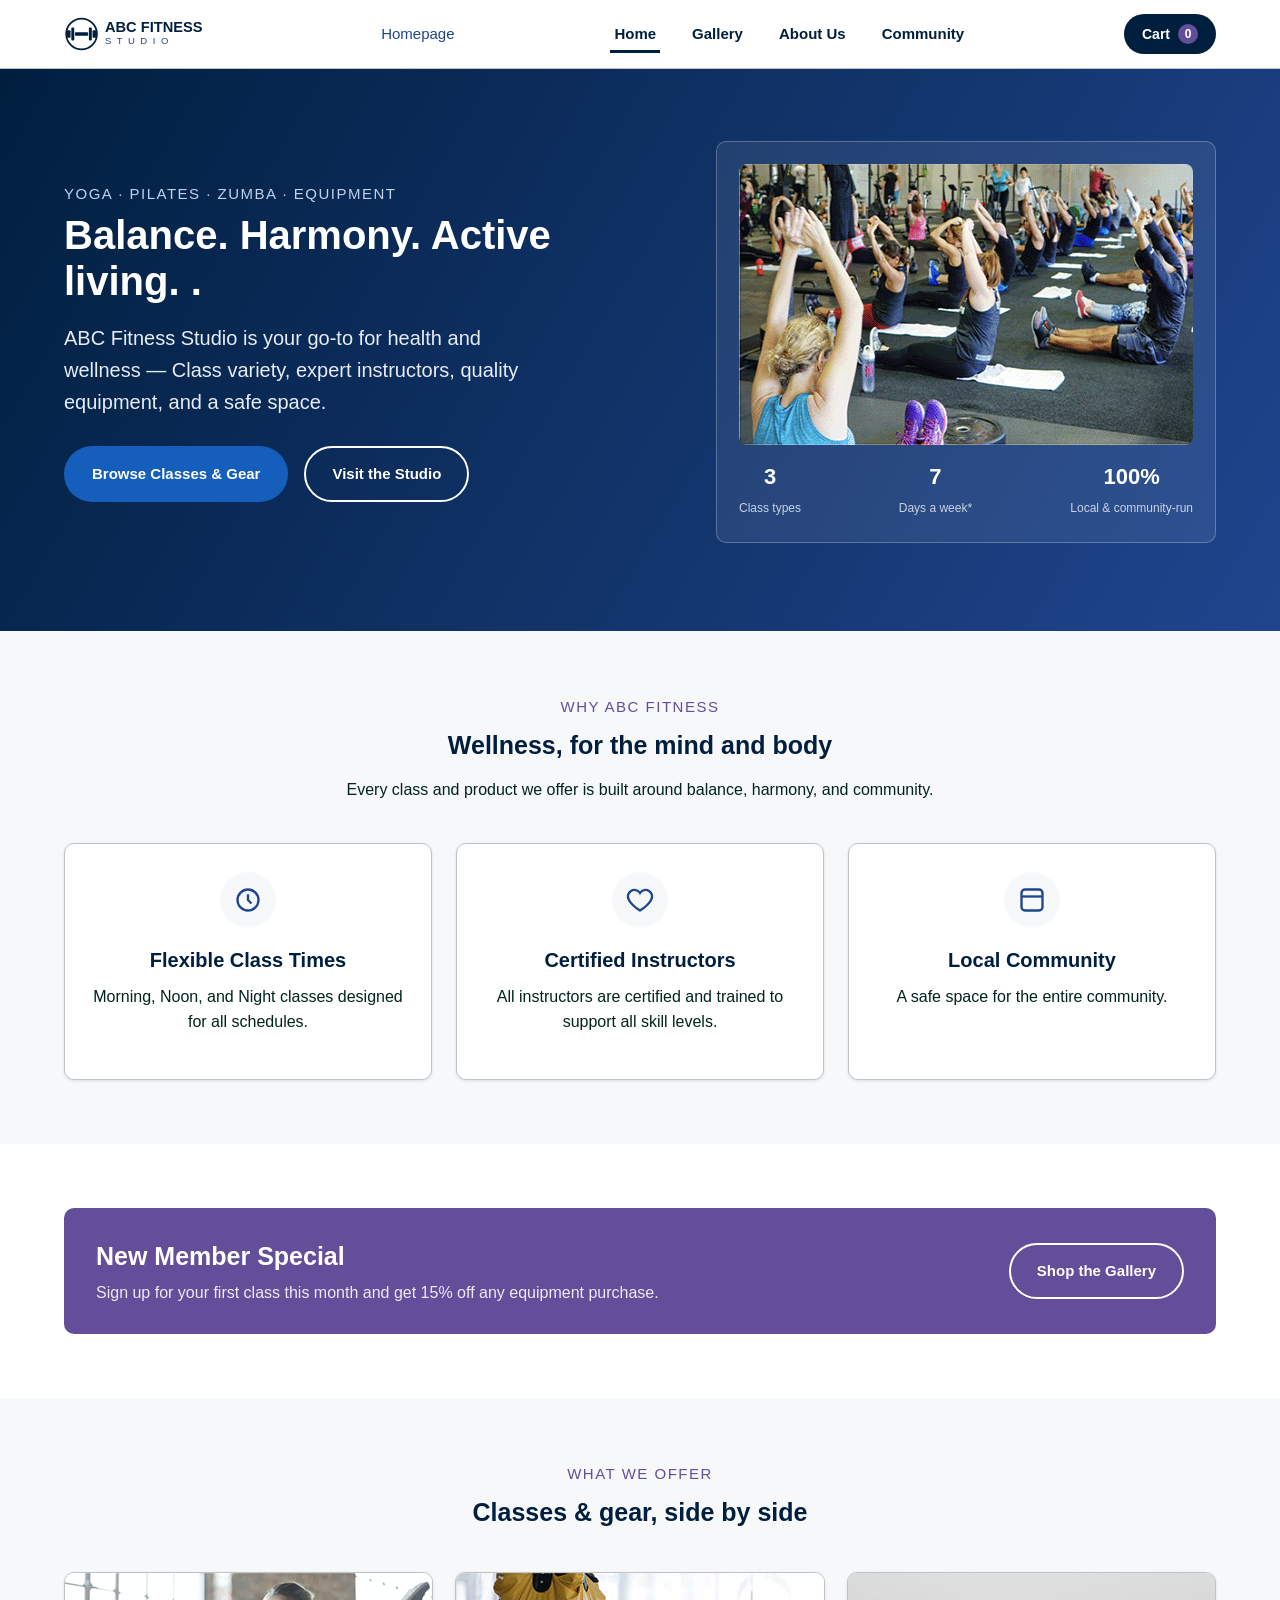
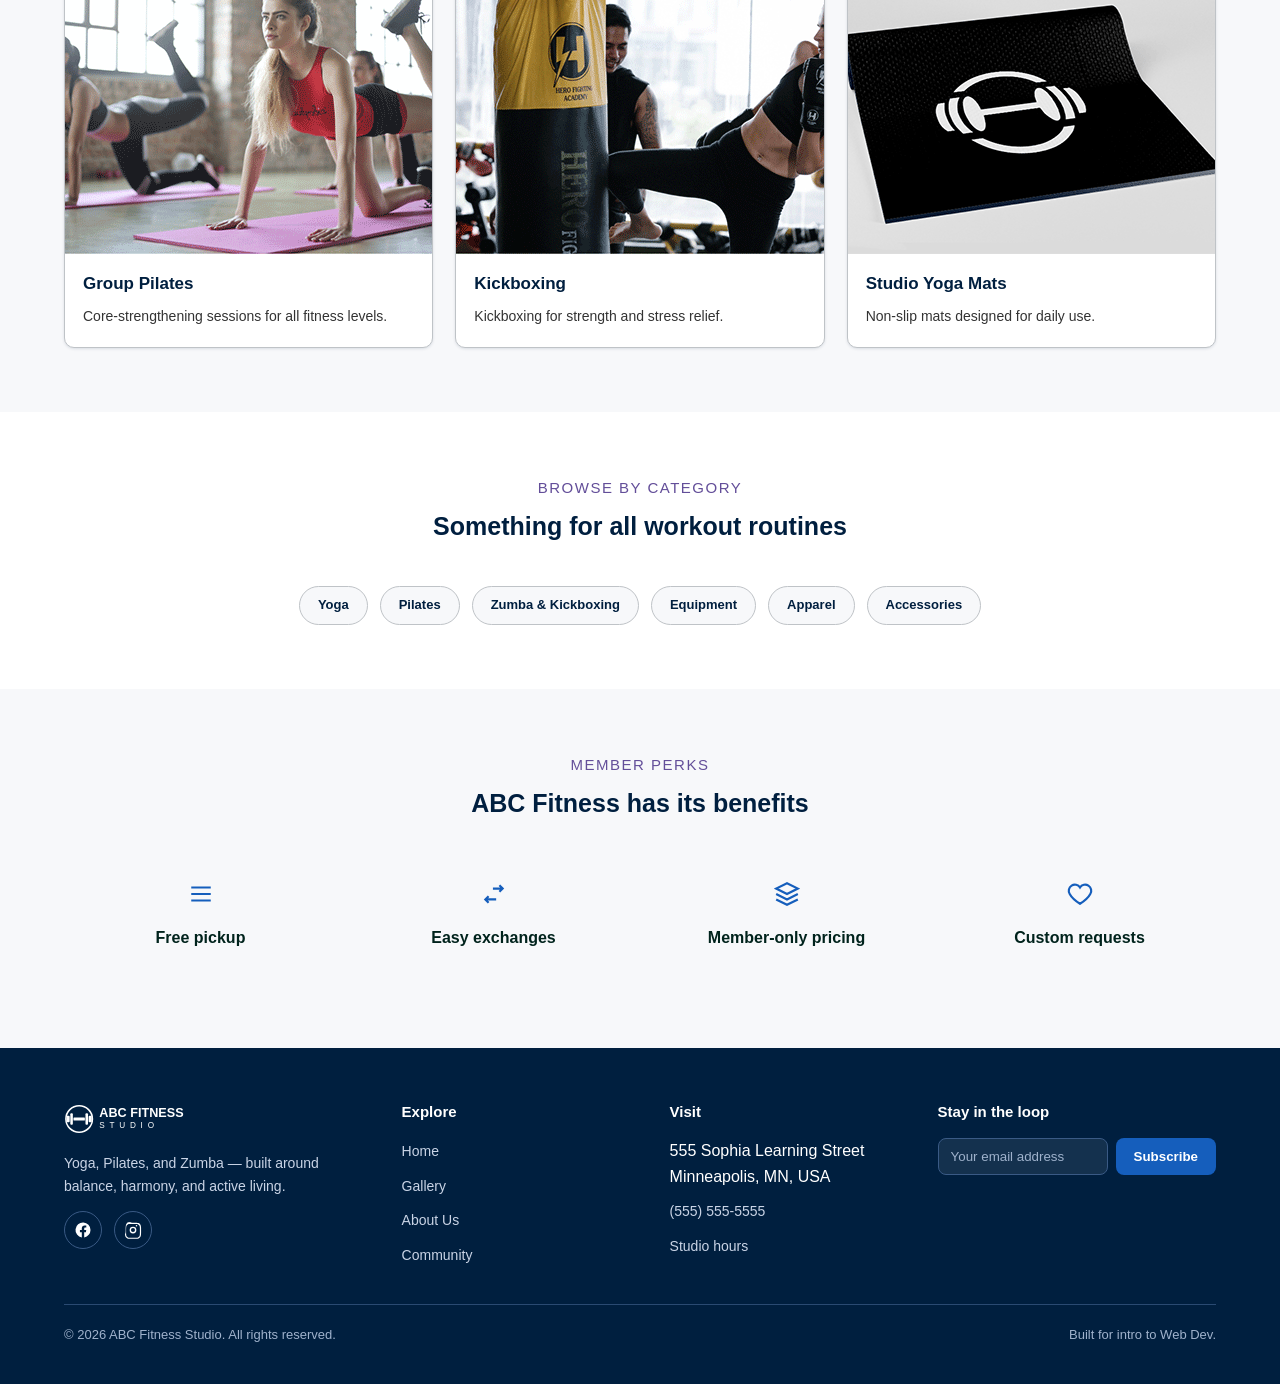
<file: index.html>
<!DOCTYPE html>
<html lang="en">
<head>
<meta charset="UTF-8">
<meta name="viewport" content="width=device-width, initial-scale=1.0">
<title>ABC Fitness Studio | Local Yoga, Pilates &amp; Zumba Classes</title>
<meta name="description" content="ABC Fitness Studio offers yoga, Pilates, and Zumba classes plus quality fitness equipment in a welcoming local studio focused on balance, harmony, and active living.">
<link rel="stylesheet" href="css/styles.css">
</head>
<body>

<a class="skip-link" href="#main-content">Skip to main content</a>

<!-- ===================== HEADER ===================== -->
<header class="site-header">
  <div class="header-inner">
    <a class="brand" href="index.html" aria-label="ABC Fitness Studio home">
      <img src="images/logo.svg" alt="ABC Fitness Studio logo">
    </a>
    <p class="page-title">Homepage</p>
    <nav class="main-nav" id="mainNav" aria-label="Primary">
      <ul>
        <li><a href="index.html" aria-current="page">Home</a></li>
        <li><a href="gallery.html">Gallery</a></li>
        <li><a href="about.html">About Us</a></li>
        <li><a href="community.html">Community</a></li>
      </ul>
    </nav>
    <div style="display:flex; align-items:center; gap:10px;">
      <button class="header-cart-btn js-open-cart" type="button" aria-label="View shopping cart, 0 items">
         Cart <span class="cart-count">0</span>
      </button>
      <button class="nav-toggle" id="navToggle" aria-expanded="false" aria-controls="mainNav" aria-label="Toggle navigation menu">
        <span class="nav-toggle-icon"></span>
      </button>
    </div>
  </div>
</header>

<main id="main-content">

  <!-- ===================== HERO ===================== -->
  <section class="hero">
    <div class="container">
      <div>
        <span class="eyebrow" style="color:#BFD3F0;">Yoga · Pilates · Zumba · Equipment</span>
        <h1>Balance. Harmony. Active living. .</h1>
        <p class="lead">ABC Fitness Studio is your go-to for health and wellness — Class variety, expert instructors, quality equipment, and a safe space.</p>
        <div class="hero-actions">
          <a class="btn btn-primary" href="gallery.html">Browse Classes &amp; Gear</a>
          <a class="btn btn-secondary" href="about.html#hours">Visit the Studio</a>
        </div>
      </div>
      <div class="hero-card">
        <img src="images/Client2_GroupYoga.png" alt="Group yoga class in session at ABC Fitness Studio" width="500" height="281">
        <div class="hero-stat-row">
          <div class="hero-stat"><strong>3</strong><span>Class types</span></div>
          <div class="hero-stat"><strong>7</strong><span>Days a week*</span></div>
          <div class="hero-stat"><strong>100%</strong><span>Local &amp; community-run</span></div>
        </div>
      </div>
    </div>
  </section>

  <!-- ===================== CLIENT HIGHLIGHTS ===================== -->
  <section>
    <div class="container">
      <div class="section-head">
        <span class="eyebrow">Why ABC Fitness</span>
        <h2>Wellness, for the mind and body</h2>
        <p>Every class and product we offer is built around balance, harmony, and community.</p>
      </div>
      <div class="highlight-grid">
        <div class="highlight-card">
          <div class="icon" aria-hidden="true">
            <svg width="28" height="28" viewBox="0 0 24 24" fill="none" stroke="currentColor" stroke-width="2"><circle cx="12" cy="12" r="9"/><path d="M12 7v5l3 3"/></svg>
          </div>
          <h3>Flexible Class Times</h3>
          <p>Morning, Noon, and Night classes designed for all schedules.</p>
        </div>
        <div class="highlight-card">
          <div class="icon" aria-hidden="true">
            <svg width="28" height="28" viewBox="0 0 24 24" fill="none" stroke="currentColor" stroke-width="2"><path d="M12 21s-7-4.35-9.5-9A5.5 5.5 0 0 1 12 6a5.5 5.5 0 0 1 9.5 6c-2.5 4.65-9.5 9-9.5 9Z"/></svg>
          </div>
          <h3>Certified Instructors</h3>
          <p>All instructors are certified and trained to support all skill levels.</p>
        </div>
        <div class="highlight-card">
          <div class="icon" aria-hidden="true">
            <svg width="28" height="28" viewBox="0 0 24 24" fill="none" stroke="currentColor" stroke-width="2"><rect x="3" y="3" width="18" height="18" rx="3"/><path d="M3 9h18"/></svg>
          </div>
          <h3>Local Community</h3>
          <p>A safe space for the entire community.</p>
        </div>
      </div>
    </div>
  </section>

  <!-- ===================== SHOPPING PROMO ===================== -->
  <section class="section-alt">
    <div class="container">
      <div class="promo-banner">
        <div>
          <h2>New Member Special</h2>
          <p>Sign up for your first class this month and get 15% off any equipment purchase.</p>
        </div>
        <a class="btn btn-secondary" style="border-color:#fff;" href="gallery.html">Shop the Gallery</a>
      </div>
    </div>
  </section>

  <!-- ===================== PRODUCT / ITEM IMAGES ===================== -->
  <section>
    <div class="container">
      <div class="section-head">
        <span class="eyebrow">What we offer</span>
        <h2>Classes &amp; gear, side by side</h2>
      </div>
      <div class="product-grid">
        <article class="product-card">
          <img src="images/Client2_GroupPilates.png" alt="Group Pilates class at ABC Fitness Studio" width="500" height="281">
          <div class="product-body">
            <h3>Group Pilates</h3>
            <p>Core-strengthening sessions for all fitness levels.</p>
          </div>
        </article>
        <article class="product-card">
          <img src="images/Client2_IndividualKickboxing.png" alt="Individual practicing kickboxing at ABC Fitness Studio" width="500" height="281">
          <div class="product-body">
            <h3>Kickboxing</h3>
            <p>Kickboxing for strength and stress relief.</p>
          </div>
        </article>
        <article class="product-card">
          <img src="images/Client2_YogaMat.png" alt="ABC Fitness Studio branded yoga mat" width="500" height="281">
          <div class="product-body">
            <h3>Studio Yoga Mats</h3>
            <p>Non-slip mats designed for daily use.</p>
          </div>
        </article>
      </div>
    </div>
  </section>

  <!-- ===================== CATEGORIES ===================== -->
  <section class="section-alt">
    <div class="container">
      <div class="section-head">
        <span class="eyebrow">Browse by category</span>
        <h2>Something for all workout routines</h2>
      </div>
      <div class="category-pill-row">
        <span class="category-pill">Yoga</span>
        <span class="category-pill">Pilates</span>
        <span class="category-pill">Zumba &amp; Kickboxing</span>
        <span class="category-pill">Equipment</span>
        <span class="category-pill">Apparel</span>
        <span class="category-pill">Accessories</span>
      </div>
    </div>
  </section>

  <!-- ===================== SHOPPING PERKS ===================== -->
  <section>
    <div class="container">
      <div class="section-head">
        <span class="eyebrow">Member perks</span>
        <h2>ABC Fitness has its benefits</h2>
      </div>
      <div class="perks-row">
        <div class="perk-item">
          <div class="icon" aria-hidden="true">
            <svg width="26" height="26" viewBox="0 0 24 24" fill="none" stroke="currentColor" stroke-width="2"><path d="M3 12h18M3 6h18M3 18h18"/></svg>
          </div>
          <p class="strong-text">Free pickup</p>
        </div>
        <div class="perk-item">
          <div class="icon" aria-hidden="true">
            <svg width="26" height="26" viewBox="0 0 24 24" fill="none" stroke="currentColor" stroke-width="2"><path d="M20 7h-9M14 17H5M17 4l3 3-3 3M7 14l-3 3 3 3"/></svg>
          </div>
          <p class="strong-text">Easy exchanges</p>
        </div>
        <div class="perk-item">
          <div class="icon" aria-hidden="true">
            <svg width="26" height="26" viewBox="0 0 24 24" fill="none" stroke="currentColor" stroke-width="2"><path d="M12 2 2 7l10 5 10-5-10-5Z"/><path d="M2 17l10 5 10-5M2 12l10 5 10-5"/></svg>
          </div>
          <p class="strong-text">Member-only pricing</p>
        </div>
        <div class="perk-item">
          <div class="icon" aria-hidden="true">
            <svg width="26" height="26" viewBox="0 0 24 24" fill="none" stroke="currentColor" stroke-width="2"><path d="M12 21s-7-4.35-9.5-9A5.5 5.5 0 0 1 12 6a5.5 5.5 0 0 1 9.5 6c-2.5 4.65-9.5 9-9.5 9Z"/></svg>
          </div>
          <p class="strong-text">Custom requests</p>
        </div>
      </div>
    </div>
  </section>

</main>

<!-- ===================== FOOTER ===================== -->
<footer class="site-footer">
  <div class="container">
    <div class="footer-grid">
      <div class="footer-about">
        <img src="images/logo.svg" alt="ABC Fitness Studio logo" style="height:38px; filter: brightness(0) invert(1); margin-bottom:14px;">
        <p>Yoga, Pilates, and Zumba — built around balance, harmony, and active living.</p>
        <div class="social-links">
          <a href="https://facebook.com" aria-label="ABC Fitness Studio on Facebook" target="_blank" rel="noopener noreferrer">
            <svg width="18" height="18" viewBox="0 0 24 24" fill="currentColor"><path d="M22 12a10 10 0 1 0-11.6 9.9v-7H7.9V12h2.5V9.8c0-2.5 1.5-3.9 3.8-3.9 1.1 0 2.2.2 2.2.2v2.5h-1.2c-1.2 0-1.6.8-1.6 1.6V12h2.7l-.4 2.9h-2.3v7A10 10 0 0 0 22 12Z"/></svg>
          </a>
          <a href="https://instagram.com" aria-label="ABC Fitness Studio on Instagram" target="_blank" rel="noopener noreferrer">
            <svg width="18" height="18" viewBox="0 0 24 24" fill="currentColor"><path d="M12 2.2c3.2 0 3.6 0 4.8.1 1.2.1 2 .3 2.6.5.7.3 1.2.6 1.7 1.1.5.5.9 1 1.1 1.7.2.6.4 1.4.5 2.6.1 1.2.1 1.6.1 4.8s0 3.6-.1 4.8c-.1 1.2-.3 2-.5 2.6-.3.7-.6 1.2-1.1 1.7-.5.5-1 .9-1.7 1.1-.6.2-1.4.4-2.6.5-1.2.1-1.6.1-4.8.1s-3.6 0-4.8-.1c-1.2-.1-2-.3-2.6-.5-.7-.3-1.2-.6-1.7-1.1-.5-.5-.9-1-1.1-1.7-.2-.6-.4-1.4-.5-2.6C2.2 15.6 2.2 15.2 2.2 12s0-3.6.1-4.8c.1-1.2.3-2 .5-2.6.3-.7.6-1.2 1.1-1.7.5-.5 1-.9 1.7-1.1.6-.2 1.4-.4 2.6-.5C9.4 2.2 9.8 2.2 12 2.2Zm0 1.8c-3.1 0-3.5 0-4.7.1-1 .1-1.6.2-2 .4-.5.2-.8.4-1.2.8-.4.4-.6.7-.8 1.2-.2.4-.3 1-.4 2-.1 1.2-.1 1.6-.1 4.7s0 3.5.1 4.7c.1 1 .2 1.6.4 2 .2.5.4.8.8 1.2.4.4.7.6 1.2.8.4.2 1 .3 2 .4 1.2.1 1.6.1 4.7.1s3.5 0 4.7-.1c1-.1 1.6-.2 2-.4.5-.2.8-.4 1.2-.8.4-.4.6-.7.8-1.2.2-.4.3-1 .4-2 .1-1.2.1-1.6.1-4.7s0-3.5-.1-4.7c-.1-1-.2-1.6-.4-2-.2-.5-.4-.8-.8-1.2-.4-.4-.7-.6-1.2-.8-.4-.2-1-.3-2-.4-1.2-.1-1.6-.1-4.7-.1Zm0 3.5a4.5 4.5 0 1 1 0 9 4.5 4.5 0 0 1 0-9Zm0 1.8a2.7 2.7 0 1 0 0 5.4 2.7 2.7 0 0 0 0-5.4Zm5.7-2.9a1 1 0 1 1-2.1 0 1 1 0 0 1 2.1 0Z"/></svg>
          </a>
        </div>
      </div>
      <div>
        <h4>Explore</h4>
        <ul>
          <li><a href="index.html">Home</a></li>
          <li><a href="gallery.html">Gallery</a></li>
          <li><a href="about.html">About Us</a></li>
          <li><a href="community.html">Community</a></li>
        </ul>
      </div>
      <div>
        <h4>Visit</h4>
        <ul>
          <li>555 Sophia Learning Street<br>Minneapolis, MN, USA</li>
          <li><a href="tel:+15555555555">(555) 555-5555</a></li>
          <li><a href="about.html#hours">Studio hours</a></li>
        </ul>
      </div>
      <div>
        <h4>Stay in the loop</h4>
        <form class="newsletter-form" id="newsletterForm">
          <label for="newsletterEmail" class="visually-hidden">Email address</label>
          <input type="email" id="newsletterEmail" name="newsletterEmail" placeholder="Your email address" required>
          <button type="submit">Subscribe</button>
        </form>
        <p class="newsletter-msg" id="newsletterMsg" role="status" aria-live="polite"></p>
      </div>
    </div>
    <div class="footer-bottom">
      <p>&copy; 2026 ABC Fitness Studio. All rights reserved.</p>
      <p>Built for intro to Web Dev.</p>
    </div>
  </div>
</footer>

<!-- ===================== CART MODAL ===================== -->
<div class="modal-overlay" id="cartModal" hidden role="dialog" aria-modal="true" aria-labelledby="cartModalTitle">
  <div class="modal-box">
    <div class="modal-header">
      <h2 id="cartModalTitle" style="margin:0;">Your Cart</h2>
      <button class="modal-close" id="cartModalClose" aria-label="Close cart">&times;</button>
    </div>
    <p class="cart-empty-msg" id="cartEmptyMsg">Your cart is empty. Visit the Gallery to add items.</p>
    <ul id="cartItemsList"></ul>
    <div class="cart-total-row"><span>Total</span><span id="cartTotalAmount">$0.00</span></div>
    <div class="modal-actions">
      <button class="btn btn-outline-dark" id="clearCartBtn" type="button">Clear Cart</button>
      <button class="btn btn-primary" id="processOrderBtn" type="button">Process Order</button>
    </div>
  </div>
</div>

<!-- ===================== ALERT DIALOG (native <dialog>) ===================== -->
<dialog id="alertDialog" style="border:none; border-radius:10px; padding:0; max-width:360px; width:90%;">
  <div style="padding:24px;">
    <p id="alertDialogMsg" style="margin:0 0 16px; font-weight:700; color:#001F3F;"></p>
    <button id="alertDialogClose" class="btn btn-primary btn-sm" type="button">OK</button>
  </div>
</dialog>

<script src="js/main.js"></script>
</body>
</html>
</file>
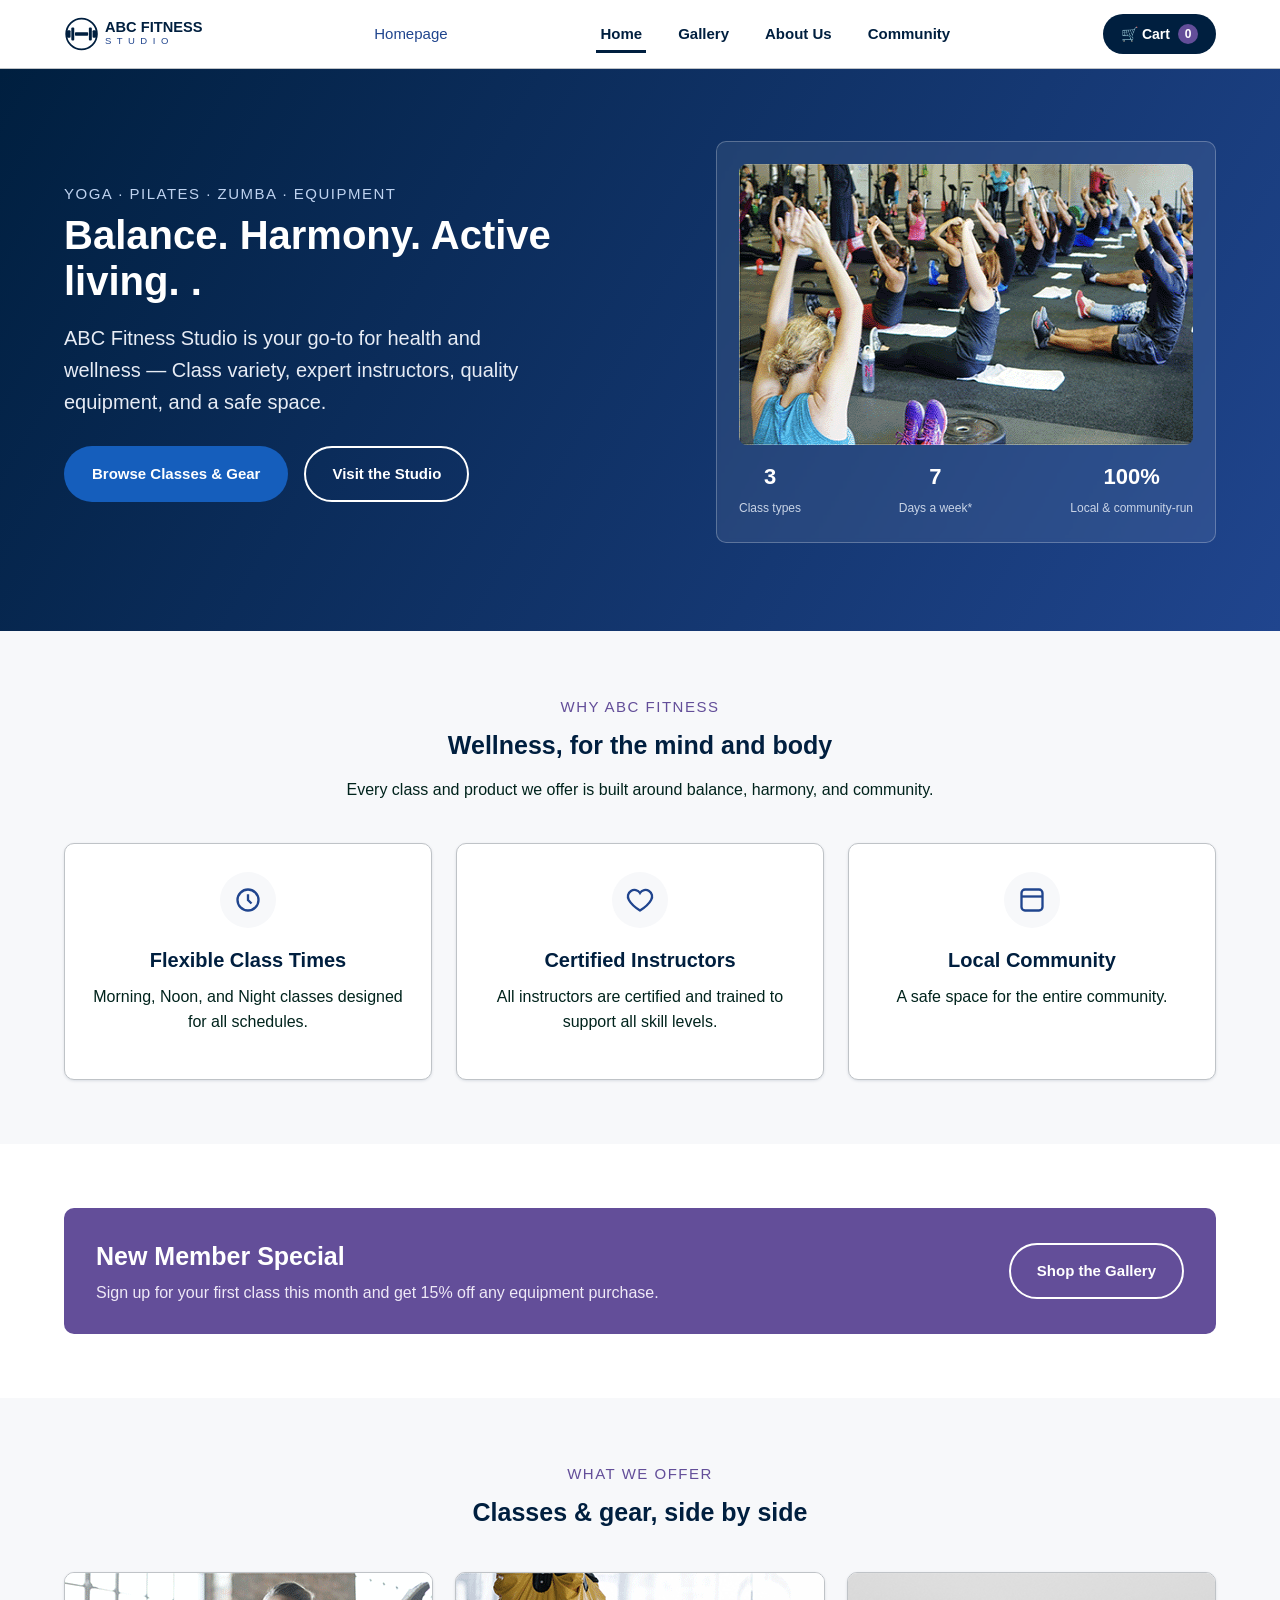
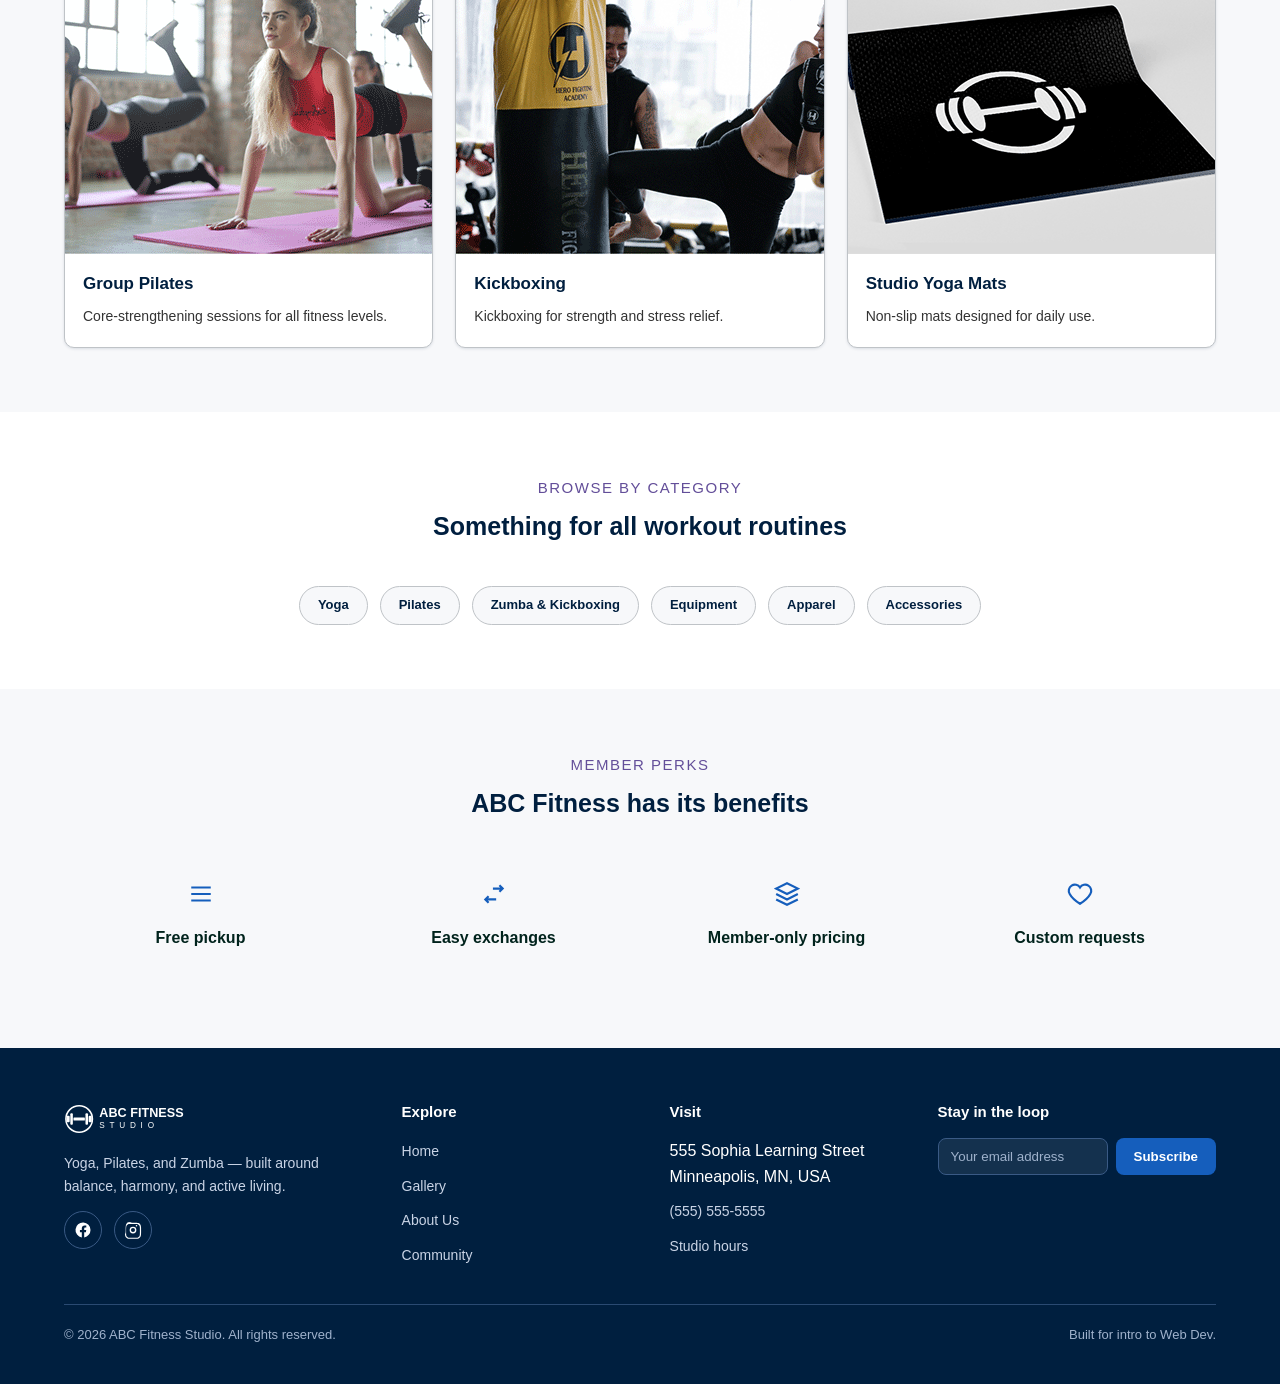
<file: abc-fitness-website/index.html>
<!DOCTYPE html>
<html lang="en">
<head>
<meta charset="UTF-8">
<meta name="viewport" content="width=device-width, initial-scale=1.0">
<title>ABC Fitness Studio | Local Yoga, Pilates &amp; Zumba Classes</title>
<meta name="description" content="ABC Fitness Studio offers yoga, Pilates, and Zumba classes plus quality fitness equipment in a welcoming local studio focused on balance, harmony, and active living.">
<link rel="stylesheet" href="css/styles.css">
</head>
<body>

<a class="skip-link" href="#main-content">Skip to main content</a>

<!-- ===================== HEADER ===================== -->
<header class="site-header">
  <div class="header-inner">
    <a class="brand" href="index.html" aria-label="ABC Fitness Studio home">
      <img src="images/logo.svg" alt="ABC Fitness Studio logo">
    </a>
    <p class="page-title">Homepage</p>
    <nav class="main-nav" id="mainNav" aria-label="Primary">
      <ul>
        <li><a href="index.html" aria-current="page">Home</a></li>
        <li><a href="gallery.html">Gallery</a></li>
        <li><a href="about.html">About Us</a></li>
        <li><a href="community.html">Community</a></li>
      </ul>
    </nav>
    <div style="display:flex; align-items:center; gap:10px;">
      <button class="header-cart-btn js-open-cart" type="button" aria-label="View shopping cart, 0 items">
        🛒 Cart <span class="cart-count">0</span>
      </button>
      <button class="nav-toggle" id="navToggle" aria-expanded="false" aria-controls="mainNav" aria-label="Toggle navigation menu">
        <span class="nav-toggle-icon"></span>
      </button>
    </div>
  </div>
</header>

<main id="main-content">

  <!-- ===================== HERO ===================== -->
  <section class="hero">
    <div class="container">
      <div>
        <span class="eyebrow" style="color:#BFD3F0;">Yoga · Pilates · Zumba · Equipment</span>
        <h1>Balance. Harmony. Active living. .</h1>
        <p class="lead">ABC Fitness Studio is your go-to for health and wellness — Class variety, expert instructors, quality equipment, and a safe space.</p>
        <div class="hero-actions">
          <a class="btn btn-primary" href="gallery.html">Browse Classes &amp; Gear</a>
          <a class="btn btn-secondary" href="about.html#hours">Visit the Studio</a>
        </div>
      </div>
      <div class="hero-card">
        <img src="images/Client2_GroupYoga.png" alt="Group yoga class in session at ABC Fitness Studio" width="500" height="281">
        <div class="hero-stat-row">
          <div class="hero-stat"><strong>3</strong><span>Class types</span></div>
          <div class="hero-stat"><strong>7</strong><span>Days a week*</span></div>
          <div class="hero-stat"><strong>100%</strong><span>Local &amp; community-run</span></div>
        </div>
      </div>
    </div>
  </section>

  <!-- ===================== CLIENT HIGHLIGHTS ===================== -->
  <section>
    <div class="container">
      <div class="section-head">
        <span class="eyebrow">Why ABC Fitness</span>
        <h2>Wellness, for the mind and body</h2>
        <p>Every class and product we offer is built around balance, harmony, and community.</p>
      </div>
      <div class="highlight-grid">
        <div class="highlight-card">
          <div class="icon" aria-hidden="true">
            <svg width="28" height="28" viewBox="0 0 24 24" fill="none" stroke="currentColor" stroke-width="2"><circle cx="12" cy="12" r="9"/><path d="M12 7v5l3 3"/></svg>
          </div>
          <h3>Flexible Class Times</h3>
          <p>Morning, Noon, and Night classes designed for all schedules.</p>
        </div>
        <div class="highlight-card">
          <div class="icon" aria-hidden="true">
            <svg width="28" height="28" viewBox="0 0 24 24" fill="none" stroke="currentColor" stroke-width="2"><path d="M12 21s-7-4.35-9.5-9A5.5 5.5 0 0 1 12 6a5.5 5.5 0 0 1 9.5 6c-2.5 4.65-9.5 9-9.5 9Z"/></svg>
          </div>
          <h3>Certified Instructors</h3>
          <p>All instructors are certified and trained to support all skill levels.</p>
        </div>
        <div class="highlight-card">
          <div class="icon" aria-hidden="true">
            <svg width="28" height="28" viewBox="0 0 24 24" fill="none" stroke="currentColor" stroke-width="2"><rect x="3" y="3" width="18" height="18" rx="3"/><path d="M3 9h18"/></svg>
          </div>
          <h3>Local Community</h3>
          <p>A safe space for the entire community.</p>
        </div>
      </div>
    </div>
  </section>

  <!-- ===================== SHOPPING PROMO ===================== -->
  <section class="section-alt">
    <div class="container">
      <div class="promo-banner">
        <div>
          <h2>New Member Special</h2>
          <p>Sign up for your first class this month and get 15% off any equipment purchase.</p>
        </div>
        <a class="btn btn-secondary" style="border-color:#fff;" href="gallery.html">Shop the Gallery</a>
      </div>
    </div>
  </section>

  <!-- ===================== PRODUCT / ITEM IMAGES ===================== -->
  <section>
    <div class="container">
      <div class="section-head">
        <span class="eyebrow">What we offer</span>
        <h2>Classes &amp; gear, side by side</h2>
      </div>
      <div class="product-grid">
        <article class="product-card">
          <img src="images/Client2_GroupPilates.png" alt="Group Pilates class at ABC Fitness Studio" width="500" height="281">
          <div class="product-body">
            <h3>Group Pilates</h3>
            <p>Core-strengthening sessions for all fitness levels.</p>
          </div>
        </article>
        <article class="product-card">
          <img src="images/Client2_IndividualKickboxing.png" alt="Individual practicing kickboxing at ABC Fitness Studio" width="500" height="281">
          <div class="product-body">
            <h3>Kickboxing</h3>
            <p>Kickboxing for strength and stress relief.</p>
          </div>
        </article>
        <article class="product-card">
          <img src="images/Client2_YogaMat.png" alt="ABC Fitness Studio branded yoga mat" width="500" height="281">
          <div class="product-body">
            <h3>Studio Yoga Mats</h3>
            <p>Non-slip mats designed for daily use.</p>
          </div>
        </article>
      </div>
    </div>
  </section>

  <!-- ===================== CATEGORIES ===================== -->
  <section class="section-alt">
    <div class="container">
      <div class="section-head">
        <span class="eyebrow">Browse by category</span>
        <h2>Something for all workout routines</h2>
      </div>
      <div class="category-pill-row">
        <span class="category-pill">Yoga</span>
        <span class="category-pill">Pilates</span>
        <span class="category-pill">Zumba &amp; Kickboxing</span>
        <span class="category-pill">Equipment</span>
        <span class="category-pill">Apparel</span>
        <span class="category-pill">Accessories</span>
      </div>
    </div>
  </section>

  <!-- ===================== SHOPPING PERKS ===================== -->
  <section>
    <div class="container">
      <div class="section-head">
        <span class="eyebrow">Member perks</span>
        <h2>ABC Fitness has its benefits</h2>
      </div>
      <div class="perks-row">
        <div class="perk-item">
          <div class="icon" aria-hidden="true">
            <svg width="26" height="26" viewBox="0 0 24 24" fill="none" stroke="currentColor" stroke-width="2"><path d="M3 12h18M3 6h18M3 18h18"/></svg>
          </div>
          <p class="strong-text">Free pickup</p>
        </div>
        <div class="perk-item">
          <div class="icon" aria-hidden="true">
            <svg width="26" height="26" viewBox="0 0 24 24" fill="none" stroke="currentColor" stroke-width="2"><path d="M20 7h-9M14 17H5M17 4l3 3-3 3M7 14l-3 3 3 3"/></svg>
          </div>
          <p class="strong-text">Easy exchanges</p>
        </div>
        <div class="perk-item">
          <div class="icon" aria-hidden="true">
            <svg width="26" height="26" viewBox="0 0 24 24" fill="none" stroke="currentColor" stroke-width="2"><path d="M12 2 2 7l10 5 10-5-10-5Z"/><path d="M2 17l10 5 10-5M2 12l10 5 10-5"/></svg>
          </div>
          <p class="strong-text">Member-only pricing</p>
        </div>
        <div class="perk-item">
          <div class="icon" aria-hidden="true">
            <svg width="26" height="26" viewBox="0 0 24 24" fill="none" stroke="currentColor" stroke-width="2"><path d="M12 21s-7-4.35-9.5-9A5.5 5.5 0 0 1 12 6a5.5 5.5 0 0 1 9.5 6c-2.5 4.65-9.5 9-9.5 9Z"/></svg>
          </div>
          <p class="strong-text">Custom requests</p>
        </div>
      </div>
    </div>
  </section>

</main>

<!-- ===================== FOOTER ===================== -->
<footer class="site-footer">
  <div class="container">
    <div class="footer-grid">
      <div class="footer-about">
        <img src="images/logo.svg" alt="ABC Fitness Studio logo" style="height:38px; filter: brightness(0) invert(1); margin-bottom:14px;">
        <p>Yoga, Pilates, and Zumba — built around balance, harmony, and active living.</p>
        <div class="social-links">
          <a href="https://facebook.com" aria-label="ABC Fitness Studio on Facebook" target="_blank" rel="noopener noreferrer">
            <svg width="18" height="18" viewBox="0 0 24 24" fill="currentColor"><path d="M22 12a10 10 0 1 0-11.6 9.9v-7H7.9V12h2.5V9.8c0-2.5 1.5-3.9 3.8-3.9 1.1 0 2.2.2 2.2.2v2.5h-1.2c-1.2 0-1.6.8-1.6 1.6V12h2.7l-.4 2.9h-2.3v7A10 10 0 0 0 22 12Z"/></svg>
          </a>
          <a href="https://instagram.com" aria-label="ABC Fitness Studio on Instagram" target="_blank" rel="noopener noreferrer">
            <svg width="18" height="18" viewBox="0 0 24 24" fill="currentColor"><path d="M12 2.2c3.2 0 3.6 0 4.8.1 1.2.1 2 .3 2.6.5.7.3 1.2.6 1.7 1.1.5.5.9 1 1.1 1.7.2.6.4 1.4.5 2.6.1 1.2.1 1.6.1 4.8s0 3.6-.1 4.8c-.1 1.2-.3 2-.5 2.6-.3.7-.6 1.2-1.1 1.7-.5.5-1 .9-1.7 1.1-.6.2-1.4.4-2.6.5-1.2.1-1.6.1-4.8.1s-3.6 0-4.8-.1c-1.2-.1-2-.3-2.6-.5-.7-.3-1.2-.6-1.7-1.1-.5-.5-.9-1-1.1-1.7-.2-.6-.4-1.4-.5-2.6C2.2 15.6 2.2 15.2 2.2 12s0-3.6.1-4.8c.1-1.2.3-2 .5-2.6.3-.7.6-1.2 1.1-1.7.5-.5 1-.9 1.7-1.1.6-.2 1.4-.4 2.6-.5C9.4 2.2 9.8 2.2 12 2.2Zm0 1.8c-3.1 0-3.5 0-4.7.1-1 .1-1.6.2-2 .4-.5.2-.8.4-1.2.8-.4.4-.6.7-.8 1.2-.2.4-.3 1-.4 2-.1 1.2-.1 1.6-.1 4.7s0 3.5.1 4.7c.1 1 .2 1.6.4 2 .2.5.4.8.8 1.2.4.4.7.6 1.2.8.4.2 1 .3 2 .4 1.2.1 1.6.1 4.7.1s3.5 0 4.7-.1c1-.1 1.6-.2 2-.4.5-.2.8-.4 1.2-.8.4-.4.6-.7.8-1.2.2-.4.3-1 .4-2 .1-1.2.1-1.6.1-4.7s0-3.5-.1-4.7c-.1-1-.2-1.6-.4-2-.2-.5-.4-.8-.8-1.2-.4-.4-.7-.6-1.2-.8-.4-.2-1-.3-2-.4-1.2-.1-1.6-.1-4.7-.1Zm0 3.5a4.5 4.5 0 1 1 0 9 4.5 4.5 0 0 1 0-9Zm0 1.8a2.7 2.7 0 1 0 0 5.4 2.7 2.7 0 0 0 0-5.4Zm5.7-2.9a1 1 0 1 1-2.1 0 1 1 0 0 1 2.1 0Z"/></svg>
          </a>
        </div>
      </div>
      <div>
        <h4>Explore</h4>
        <ul>
          <li><a href="index.html">Home</a></li>
          <li><a href="gallery.html">Gallery</a></li>
          <li><a href="about.html">About Us</a></li>
          <li><a href="community.html">Community</a></li>
        </ul>
      </div>
      <div>
        <h4>Visit</h4>
        <ul>
          <li>555 Sophia Learning Street<br>Minneapolis, MN, USA</li>
          <li><a href="tel:+15555555555">(555) 555-5555</a></li>
          <li><a href="about.html#hours">Studio hours</a></li>
        </ul>
      </div>
      <div>
        <h4>Stay in the loop</h4>
        <form class="newsletter-form" id="newsletterForm">
          <label for="newsletterEmail" class="visually-hidden">Email address</label>
          <input type="email" id="newsletterEmail" name="newsletterEmail" placeholder="Your email address" required>
          <button type="submit">Subscribe</button>
        </form>
        <p class="newsletter-msg" id="newsletterMsg" role="status" aria-live="polite"></p>
      </div>
    </div>
    <div class="footer-bottom">
      <p>&copy; 2026 ABC Fitness Studio. All rights reserved.</p>
      <p>Built for intro to Web Dev.</p>
    </div>
  </div>
</footer>

<!-- ===================== CART MODAL ===================== -->
<div class="modal-overlay" id="cartModal" hidden role="dialog" aria-modal="true" aria-labelledby="cartModalTitle">
  <div class="modal-box">
    <div class="modal-header">
      <h2 id="cartModalTitle" style="margin:0;">Your Cart</h2>
      <button class="modal-close" id="cartModalClose" aria-label="Close cart">&times;</button>
    </div>
    <p class="cart-empty-msg" id="cartEmptyMsg">Your cart is empty. Visit the Gallery to add items.</p>
    <ul id="cartItemsList"></ul>
    <div class="cart-total-row"><span>Total</span><span id="cartTotalAmount">$0.00</span></div>
    <div class="modal-actions">
      <button class="btn btn-outline-dark" id="clearCartBtn" type="button">Clear Cart</button>
      <button class="btn btn-primary" id="processOrderBtn" type="button">Process Order</button>
    </div>
  </div>
</div>

<!-- ===================== ALERT DIALOG (native <dialog>) ===================== -->
<dialog id="alertDialog" style="border:none; border-radius:10px; padding:0; max-width:360px; width:90%;">
  <div style="padding:24px;">
    <p id="alertDialogMsg" style="margin:0 0 16px; font-weight:700; color:#001F3F;"></p>
    <button id="alertDialogClose" class="btn btn-primary btn-sm" type="button">OK</button>
  </div>
</dialog>

<script src="js/main.js"></script>
</body>
</html>
</file>
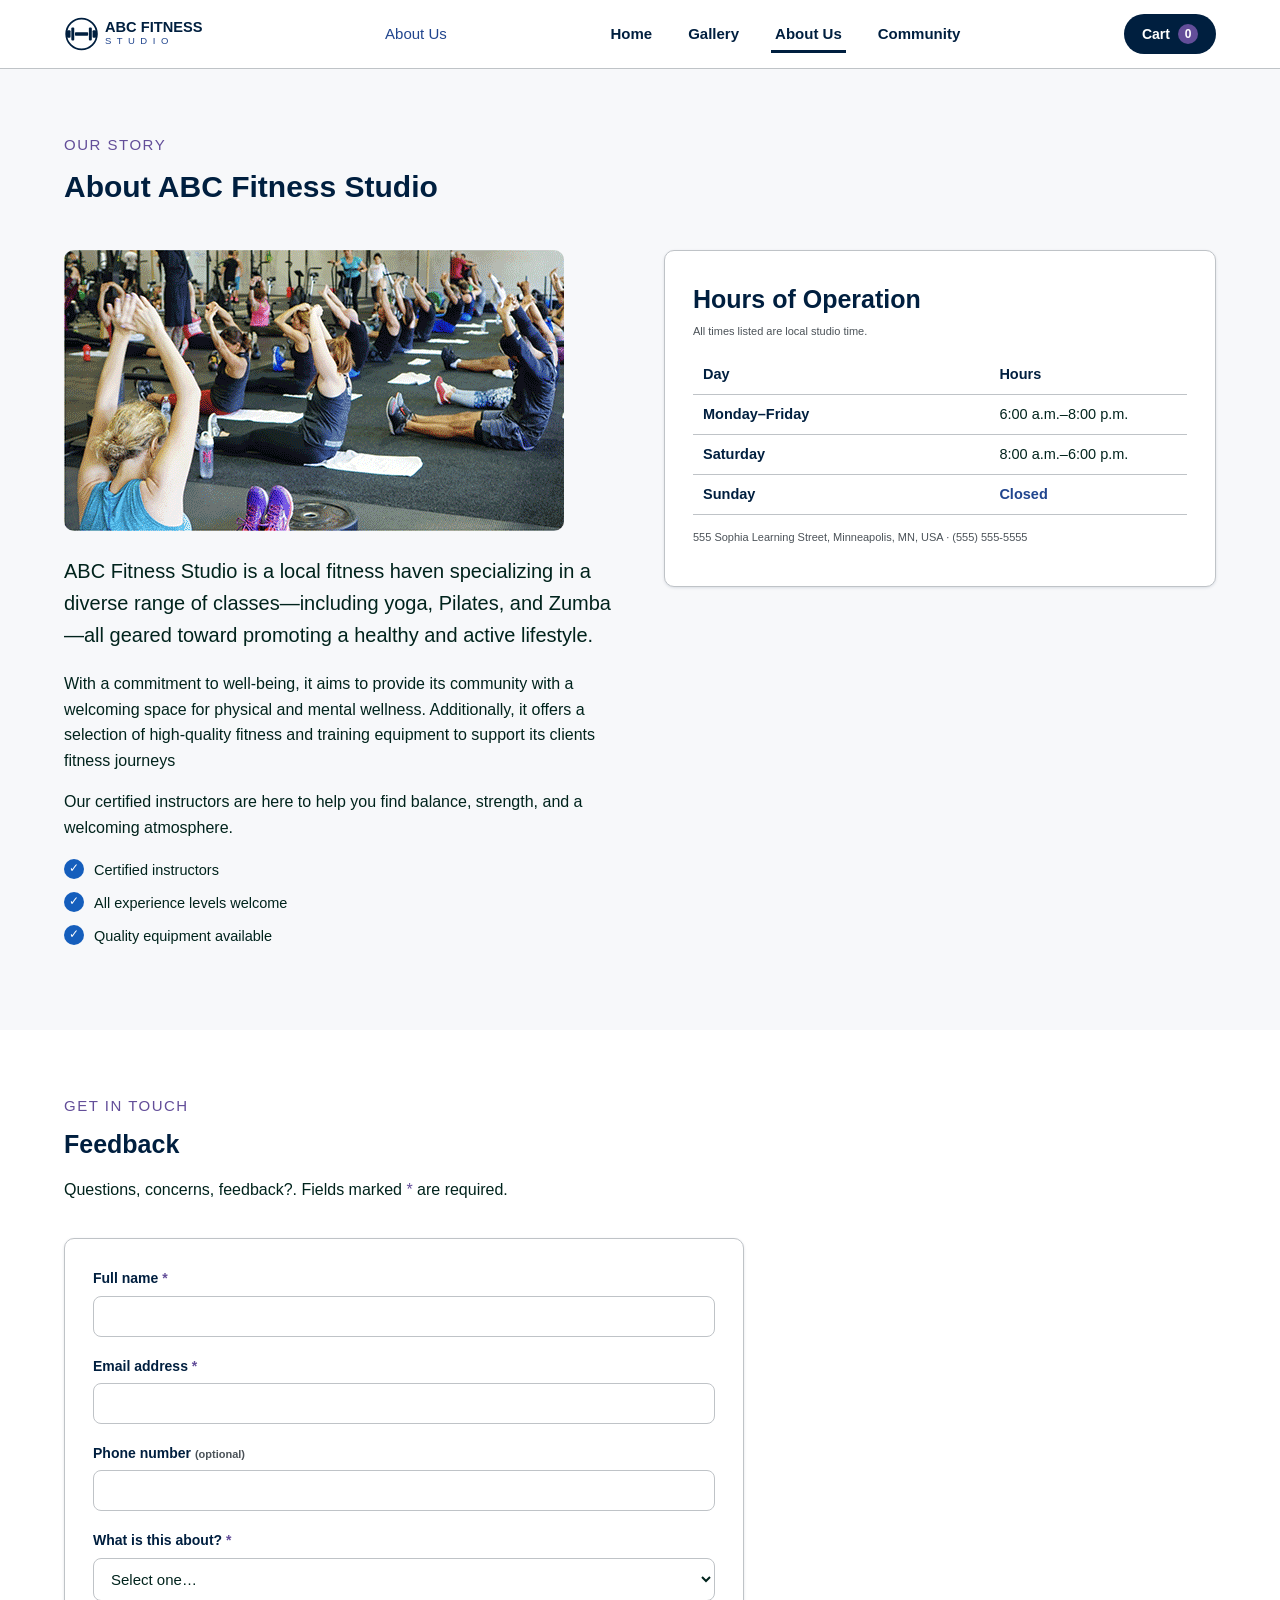
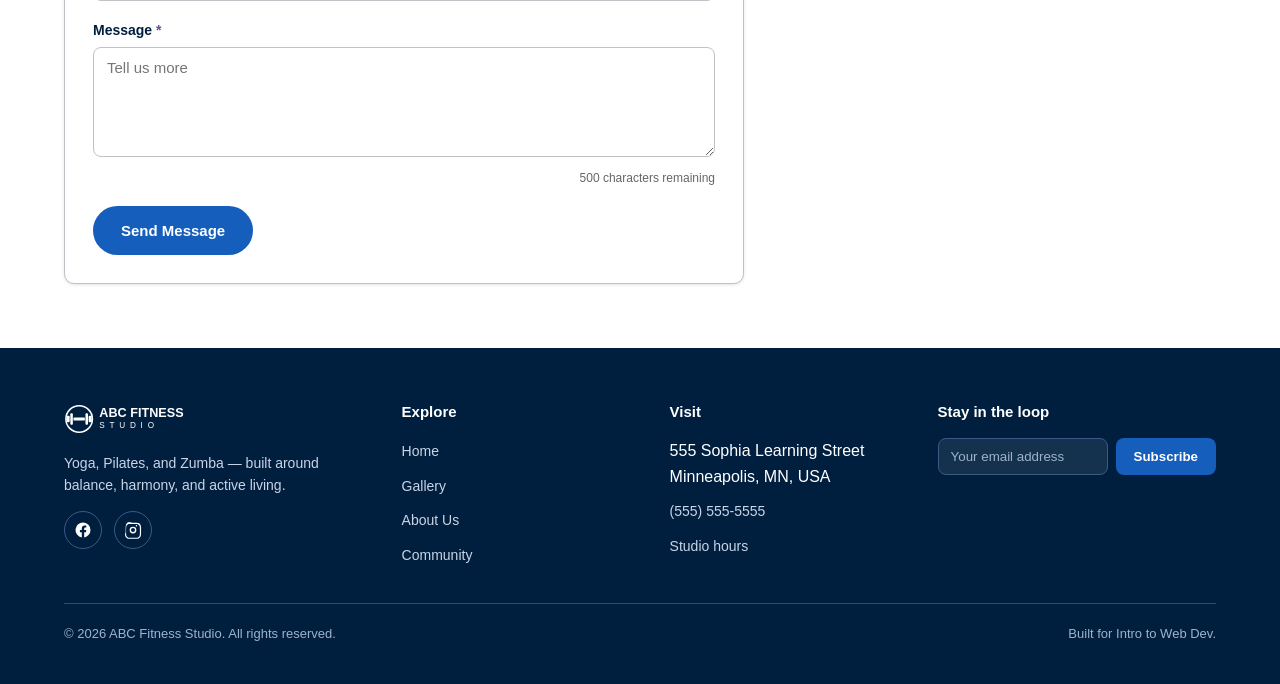
<file: about.html>
<!DOCTYPE html>
<html lang="en">
<head>
<meta charset="UTF-8">
<meta name="viewport" content="width=device-width, initial-scale=1.0">
<title>About Us | ABC Fitness Studio</title>
<meta name="description" content="Learn about ABC Fitness Studio's mission, hours, and how to reach us for feedback or custom equipment orders.">
<link rel="stylesheet" href="css/styles.css">
</head>
<body>

<a class="skip-link" href="#main-content">Skip to main content</a>

<!-- ===================== HEADER ===================== -->
<header class="site-header">
  <div class="header-inner">
    <a class="brand" href="index.html" aria-label="ABC Fitness Studio home">
      <img src="images/logo.svg" alt="ABC Fitness Studio logo">
    </a>
    <p class="page-title">About Us</p>
    <nav class="main-nav" id="mainNav" aria-label="Primary">
      <ul>
        <li><a href="index.html">Home</a></li>
        <li><a href="gallery.html">Gallery</a></li>
        <li><a href="about.html" aria-current="page">About Us</a></li>
        <li><a href="community.html">Community</a></li>
      </ul>
    </nav>
    <div style="display:flex; align-items:center; gap:10px;">
      <button class="header-cart-btn js-open-cart" type="button" aria-label="View shopping cart, 0 items">
         Cart <span class="cart-count">0</span>
      </button>
      <button class="nav-toggle" id="navToggle" aria-expanded="false" aria-controls="mainNav" aria-label="Toggle navigation menu">
        <span class="nav-toggle-icon"></span>
      </button>
    </div>
  </div>
</header>

<main id="main-content">

  <section style="padding-bottom: 24px;">
    <div class="container">
      <span class="eyebrow">Our story</span>
      <h1>About ABC Fitness Studio</h1>
    </div>
  </section>

  <section style="padding-top:0;">
    <div class="container about-grid">
      <div>
        <img src="images/Client2_GroupYoga.png" alt="Members participating in a group yoga class" style="border-radius:10px; margin-bottom:24px;" width="500" height="281">
        <p class="lead">ABC Fitness Studio is a local fitness haven specializing in a diverse range of classes&mdash;including yoga, Pilates, and Zumba&mdash;all geared toward promoting a healthy and active lifestyle.</p>
        <p>With a commitment to well-being, it aims to provide its community with a welcoming space for physical and mental wellness. Additionally, it offers a selection of high-quality fitness and training equipment to support its clients fitness journeys</p>
        <p>Our certified instructors are here to help you find balance, strength, and a welcoming atmosphere.</p>

        <ul class="value-list">
          <li>Certified instructors</li>
          <li>All experience levels welcome</li>
          <li>Quality equipment available</li>
        </ul>
      </div>

      <div>
        <div class="form-card" id="hours">
          <h2 style="margin-bottom:4px;">Hours of Operation</h2>
          <p class="caption" style="margin-bottom:14px;">All times listed are local studio time.</p>
          <table class="hours-table">
            <thead>
              <tr><th scope="col">Day</th><th scope="col">Hours</th></tr>
            </thead>
            <tbody>
              <tr><th scope="row">Monday&ndash;Friday</th><td>6:00 a.m.&ndash;8:00 p.m.</td></tr>
              <tr><th scope="row">Saturday</th><td>8:00 a.m.&ndash;6:00 p.m.</td></tr>
              <tr><th scope="row">Sunday</th><td class="closed">Closed</td></tr>
            </tbody>
          </table>
          <p class="caption" style="margin-top:14px;">555 Sophia Learning Street, Minneapolis, MN, USA &middot; (555) 555-5555</p>
        </div>
      </div>
    </div>
  </section>

  <!-- ===================== CONTACT / CUSTOM ORDER FORM ===================== -->
  <section class="section-alt">
    <div class="container">
      <div class="section-head left">
        <span class="eyebrow">Get in touch</span>
        <h2>Feedback</h2>
        <p>Questions, concerns, feedback?. Fields marked <span class="required-mark">*</span> are required.</p>
      </div>

      <div class="form-card" style="max-width:680px;">
        <p class="form-success" id="cfSuccess" role="alert" tabindex="-1">Thanks! Your message has been received&mdash;we'll be in touch soon.</p>

        <form id="contactForm" novalidate>
          <div class="form-row" id="cfNameRow">
            <label for="cfName">Full name <span class="required-mark">*</span></label>
            <input type="text" id="cfName" name="cfName" autocomplete="name" required aria-describedby="cfNameError">
            <p class="form-error" id="cfNameError" role="alert"></p>
          </div>

          <div class="form-row" id="cfEmailRow">
            <label for="cfEmail">Email address <span class="required-mark">*</span></label>
            <input type="email" id="cfEmail" name="cfEmail" autocomplete="email" required aria-describedby="cfEmailError">
            <p class="form-error" id="cfEmailError" role="alert"></p>
          </div>

          <div class="form-row" id="cfPhoneRow">
            <label for="cfPhone">Phone number <span class="caption">(optional)</span></label>
            <input type="tel" id="cfPhone" name="cfPhone" autocomplete="tel" aria-describedby="cfPhoneError cfPhoneHint">
            <p class="form-error" id="cfPhoneError" role="alert"></p>
          </div>

          <div class="form-row" id="cfTypeRow">
            <label for="cfType">What is this about? <span class="required-mark">*</span></label>
            <select id="cfType" name="cfType" required aria-describedby="cfTypeError">
              <option value="">Select one&hellip;</option>
              <option value="General Feedback">General feedback</option>
              <option value="Class Inquiry">Class inquiry</option>
              <option value="Other">Other</option>
            </select>
            <p class="form-error" id="cfTypeError" role="alert"></p>
          </div>

          <div class="form-row" id="cfMessageRow">
            <label for="cfMessage">Message <span class="required-mark">*</span></label>
            <textarea id="cfMessage" name="cfMessage" maxlength="500" required aria-describedby="cfMessageError cfCharCount" placeholder="Tell us more"></textarea>
            <span class="char-count" id="cfCharCount">500 characters remaining</span>
            <p class="form-error" id="cfMessageError" role="alert"></p>
          </div>

          <button type="submit" class="btn btn-primary">Send Message</button>
        </form>
      </div>
    </div>
  </section>

</main>

<!-- ===================== FOOTER ===================== -->
<footer class="site-footer">
  <div class="container">
    <div class="footer-grid">
      <div class="footer-about">
        <img src="images/logo.svg" alt="ABC Fitness Studio logo" style="height:38px; filter: brightness(0) invert(1); margin-bottom:14px;">
        <p>Yoga, Pilates, and Zumba — built around balance, harmony, and active living.</p>
        <div class="social-links">
          <a href="https://facebook.com" aria-label="ABC Fitness Studio on Facebook" target="_blank" rel="noopener noreferrer">
            <svg width="18" height="18" viewBox="0 0 24 24" fill="currentColor"><path d="M22 12a10 10 0 1 0-11.6 9.9v-7H7.9V12h2.5V9.8c0-2.5 1.5-3.9 3.8-3.9 1.1 0 2.2.2 2.2.2v2.5h-1.2c-1.2 0-1.6.8-1.6 1.6V12h2.7l-.4 2.9h-2.3v7A10 10 0 0 0 22 12Z"/></svg>
          </a>
          <a href="https://instagram.com" aria-label="ABC Fitness Studio on Instagram" target="_blank" rel="noopener noreferrer">
            <svg width="18" height="18" viewBox="0 0 24 24" fill="currentColor"><path d="M12 2.2c3.2 0 3.6 0 4.8.1 1.2.1 2 .3 2.6.5.7.3 1.2.6 1.7 1.1.5.5.9 1 1.1 1.7.2.6.4 1.4.5 2.6.1 1.2.1 1.6.1 4.8s0 3.6-.1 4.8c-.1 1.2-.3 2-.5 2.6-.3.7-.6 1.2-1.1 1.7-.5.5-1 .9-1.7 1.1-.6.2-1.4.4-2.6.5-1.2.1-1.6.1-4.8.1s-3.6 0-4.8-.1c-1.2-.1-2-.3-2.6-.5-.7-.3-1.2-.6-1.7-1.1-.5-.5-.9-1-1.1-1.7-.2-.6-.4-1.4-.5-2.6C2.2 15.6 2.2 15.2 2.2 12s0-3.6.1-4.8c.1-1.2.3-2 .5-2.6.3-.7.6-1.2 1.1-1.7.5-.5 1-.9 1.7-1.1.6-.2 1.4-.4 2.6-.5C9.4 2.2 9.8 2.2 12 2.2Zm0 1.8c-3.1 0-3.5 0-4.7.1-1 .1-1.6.2-2 .4-.5.2-.8.4-1.2.8-.4.4-.6.7-.8 1.2-.2.4-.3 1-.4 2-.1 1.2-.1 1.6-.1 4.7s0 3.5.1 4.7c.1 1 .2 1.6.4 2 .2.5.4.8.8 1.2.4.4.7.6 1.2.8.4.2 1 .3 2 .4 1.2.1 1.6.1 4.7.1s3.5 0 4.7-.1c1-.1 1.6-.2 2-.4.5-.2.8-.4 1.2-.8.4-.4.6-.7.8-1.2.2-.4.3-1 .4-2 .1-1.2.1-1.6.1-4.7s0-3.5-.1-4.7c-.1-1-.2-1.6-.4-2-.2-.5-.4-.8-.8-1.2-.4-.4-.7-.6-1.2-.8-.4-.2-1-.3-2-.4-1.2-.1-1.6-.1-4.7-.1Zm0 3.5a4.5 4.5 0 1 1 0 9 4.5 4.5 0 0 1 0-9Zm0 1.8a2.7 2.7 0 1 0 0 5.4 2.7 2.7 0 0 0 0-5.4Zm5.7-2.9a1 1 0 1 1-2.1 0 1 1 0 0 1 2.1 0Z"/></svg>
          </a>
        </div>
      </div>
      <div>
        <h4>Explore</h4>
        <ul>
          <li><a href="index.html">Home</a></li>
          <li><a href="gallery.html">Gallery</a></li>
          <li><a href="about.html">About Us</a></li>
          <li><a href="community.html">Community</a></li>
        </ul>
      </div>
      <div>
        <h4>Visit</h4>
        <ul>
          <li>555 Sophia Learning Street<br>Minneapolis, MN, USA</li>
          <li><a href="tel:+15555555555">(555) 555-5555</a></li>
          <li><a href="about.html#hours">Studio hours</a></li>
        </ul>
      </div>
      <div>
        <h4>Stay in the loop</h4>
        <form class="newsletter-form" id="newsletterForm">
          <label for="newsletterEmail" class="visually-hidden">Email address</label>
          <input type="email" id="newsletterEmail" name="newsletterEmail" placeholder="Your email address" required>
          <button type="submit">Subscribe</button>
        </form>
        <p class="newsletter-msg" id="newsletterMsg" role="status" aria-live="polite"></p>
      </div>
    </div>
    <div class="footer-bottom">
      <p>&copy; 2026 ABC Fitness Studio. All rights reserved.</p>
      <p>Built for Intro to Web Dev.</p>
    </div>
  </div>
</footer>

<!-- ===================== CART MODAL ===================== -->
<div class="modal-overlay" id="cartModal" hidden role="dialog" aria-modal="true" aria-labelledby="cartModalTitle">
  <div class="modal-box">
    <div class="modal-header">
      <h2 id="cartModalTitle" style="margin:0;">Your Cart</h2>
      <button class="modal-close" id="cartModalClose" aria-label="Close cart">&times;</button>
    </div>
    <p class="cart-empty-msg" id="cartEmptyMsg">Your cart is empty. Visit the Gallery to add items.</p>
    <ul id="cartItemsList"></ul>
    <div class="cart-total-row"><span>Total</span><span id="cartTotalAmount">$0.00</span></div>
    <div class="modal-actions">
      <button class="btn btn-outline-dark" id="clearCartBtn" type="button">Clear Cart</button>
      <button class="btn btn-primary" id="processOrderBtn" type="button">Process Order</button>
    </div>
  </div>
</div>

<!-- ===================== ALERT DIALOG ===================== -->
<dialog id="alertDialog" style="border:none; border-radius:10px; padding:0; max-width:360px; width:90%;">
  <div style="padding:24px;">
    <p id="alertDialogMsg" style="margin:0 0 16px; font-weight:700; color:#001F3F;"></p>
    <button id="alertDialogClose" class="btn btn-primary btn-sm" type="button">OK</button>
  </div>
</dialog>

<script src="js/main.js"></script>
<script src="js/contact-form.js"></script>
</body>
</html>
</file>
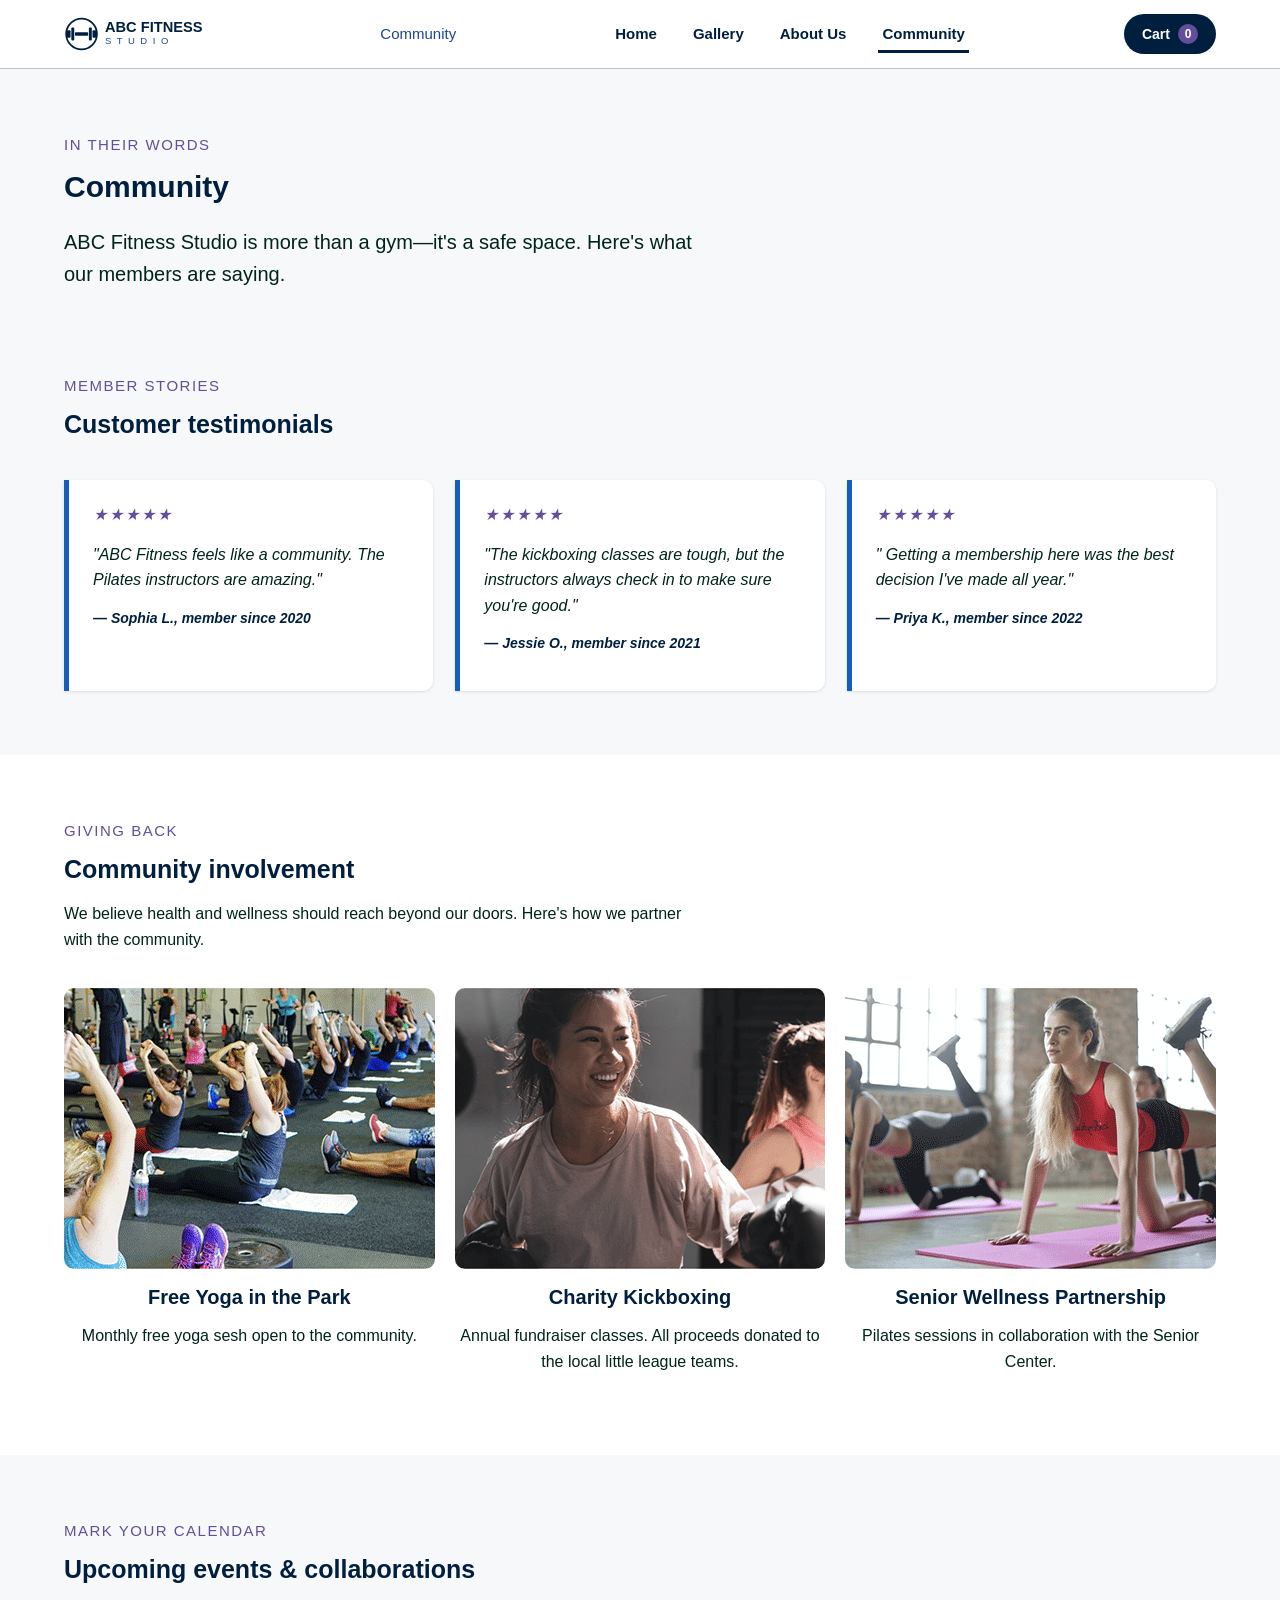
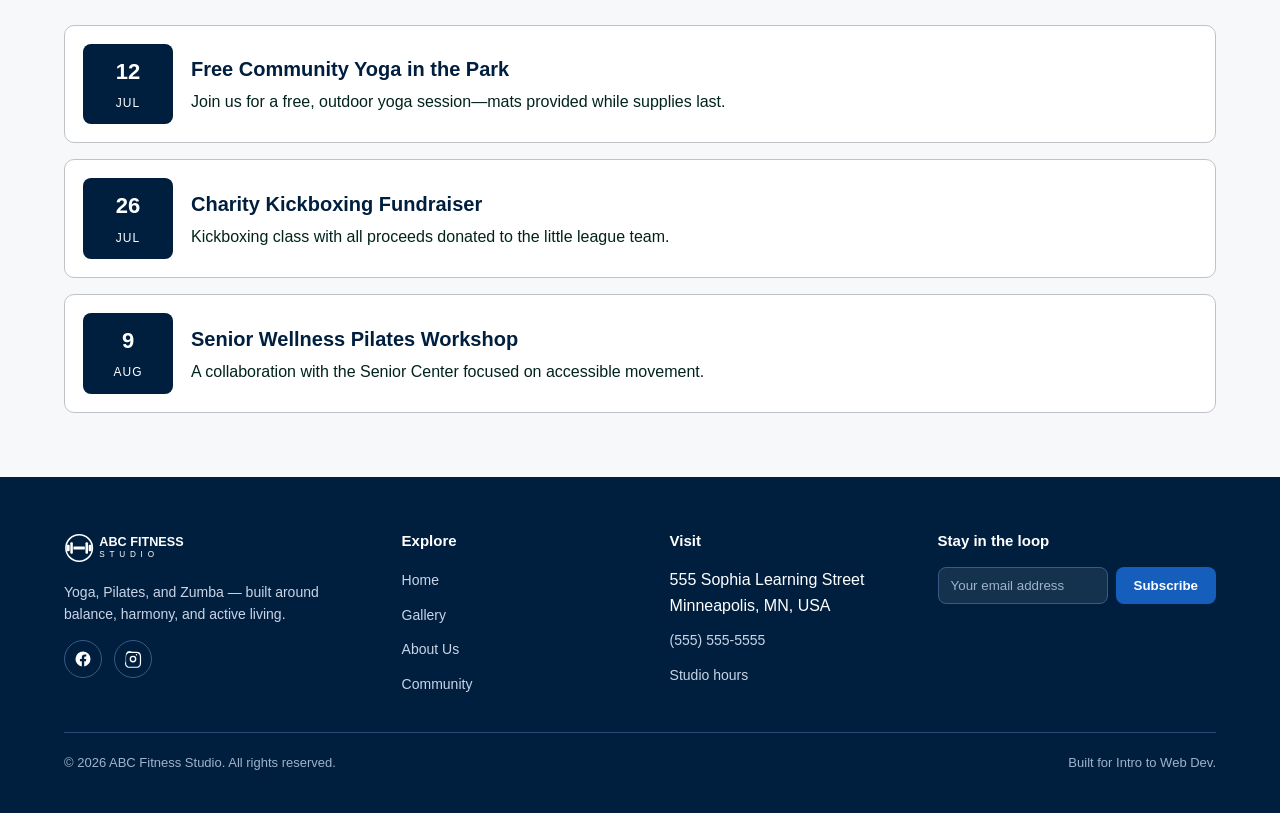
<file: community.html>
<!DOCTYPE html>
<html lang="en">
<head>
<meta charset="UTF-8">
<meta name="viewport" content="width=device-width, initial-scale=1.0">
<title>Community | ABC Fitness Studio</title>
<meta name="description" content="See what our members say about ABC Fitness Studio, and discover our community involvement, events, and collaborations.">
<link rel="stylesheet" href="css/styles.css">
</head>
<body>

<a class="skip-link" href="#main-content">Skip to main content</a>

<!-- ===================== HEADER ===================== -->
<header class="site-header">
  <div class="header-inner">
    <a class="brand" href="index.html" aria-label="ABC Fitness Studio home">
      <img src="images/logo.svg" alt="ABC Fitness Studio logo">
    </a>
    <p class="page-title">Community</p>
    <nav class="main-nav" id="mainNav" aria-label="Primary">
      <ul>
        <li><a href="index.html">Home</a></li>
        <li><a href="gallery.html">Gallery</a></li>
        <li><a href="about.html">About Us</a></li>
        <li><a href="community.html" aria-current="page">Community</a></li>
      </ul>
    </nav>
    <div style="display:flex; align-items:center; gap:10px;">
      <button class="header-cart-btn js-open-cart" type="button" aria-label="View shopping cart, 0 items">
         Cart <span class="cart-count">0</span>
      </button>
      <button class="nav-toggle" id="navToggle" aria-expanded="false" aria-controls="mainNav" aria-label="Toggle navigation menu">
        <span class="nav-toggle-icon"></span>
      </button>
    </div>
  </div>
</header>

<main id="main-content">

  <section style="padding-bottom: 0;">
    <div class="container">
      <span class="eyebrow">In their words</span>
      <h1>Community</h1>
      <p class="lead" style="max-width:640px;">ABC Fitness Studio is more than a gym&mdash;it's a safe space. Here's what our members are saying.</p>
    </div>
  </section>

  <!-- ===================== TESTIMONIALS ===================== -->
  <section>
    <div class="container">
      <div class="section-head left">
        <span class="eyebrow">Member stories</span>
        <h2>Customer testimonials</h2>
      </div>
      <div class="testimonial-grid">
        <article class="testimonial-card">
          <p class="testimonial-stars" aria-hidden="true">★★★★★</p>
          <p>"ABC Fitness feels like a community. The Pilates instructors are amazing."</p>
          <p class="testimonial-name">&mdash; Sophia L., member since 2020</p>
        </article>
        <article class="testimonial-card">
          <p class="testimonial-stars" aria-hidden="true">★★★★★</p>
          <p>"The kickboxing classes are tough, but the instructors always check in to make sure you're good."</p>
          <p class="testimonial-name">&mdash; Jessie O., member since 2021</p>
        </article>
        <article class="testimonial-card">
          <p class="testimonial-stars" aria-hidden="true">★★★★★</p>
          <p>" Getting a membership here was the best decision I've made all year."</p>
          <p class="testimonial-name">&mdash; Priya K., member since 2022</p>
        </article>
      </div>
    </div>
  </section>

  <!-- ===================== COMMUNITY INVOLVEMENT ===================== -->
  <section class="section-alt">
    <div class="container">
      <div class="section-head left">
        <span class="eyebrow">Giving back</span>
        <h2>Community involvement</h2>
        <p style="max-width:680px;">We believe health and wellness should reach beyond our doors. Here's how we partner with the community.</p>
      </div>
      <div class="community-grid">
        <div class="community-card">
          <img src="images/Client2_GroupYoga.png" alt="Free community yoga class in the park" width="500" height="281">
          <h3>Free Yoga in the Park</h3>
          <p>Monthly free yoga sesh open to the community.</p>
        </div>
        <div class="community-card">
          <img src="images/Client2_GroupKickboxing.png" alt="Charity kickboxing fundraiser event" width="500" height="281">
          <h3>Charity Kickboxing</h3>
          <p>Annual fundraiser classes. All proceeds donated to the local little league teams.</p>
        </div>
        <div class="community-card">
          <img src="images/Client2_GroupPilates.png" alt="Senior wellness Pilates partnership program" width="500" height="281">
          <h3>Senior Wellness Partnership</h3>
          <p>Pilates sessions in collaboration with the Senior Center.</p>
        </div>
      </div>
    </div>
  </section>

  <!-- ===================== EVENTS & COLLABORATIONS ===================== -->
  <section>
    <div class="container">
      <div class="section-head left">
        <span class="eyebrow">Mark your calendar</span>
        <h2>Upcoming events &amp; collaborations</h2>
      </div>
      <div class="event-list">
        <div class="event-card">
          <div class="event-date"><span class="day">12</span><span class="month">Jul</span></div>
          <div>
            <h3 style="margin-bottom:4px;">Free Community Yoga in the Park</h3>
            <p style="margin:0;">Join us for a free, outdoor yoga session&mdash;mats provided while supplies last.</p>
          </div>
        </div>
        <div class="event-card">
          <div class="event-date"><span class="day">26</span><span class="month">Jul</span></div>
          <div>
            <h3 style="margin-bottom:4px;">Charity Kickboxing Fundraiser</h3>
            <p style="margin:0;">Kickboxing class with all proceeds donated to the little league team.</p>
          </div>
        </div>
        <div class="event-card">
          <div class="event-date"><span class="day">9</span><span class="month">Aug</span></div>
          <div>
            <h3 style="margin-bottom:4px;">Senior Wellness Pilates Workshop</h3>
            <p style="margin:0;">A collaboration with the Senior Center focused on accessible movement.</p>
          </div>
        </div>
      </div>
    </div>
  </section>

</main>

<!-- ===================== FOOTER ===================== -->
<footer class="site-footer">
  <div class="container">
    <div class="footer-grid">
      <div class="footer-about">
        <img src="images/logo.svg" alt="ABC Fitness Studio logo" style="height:38px; filter: brightness(0) invert(1); margin-bottom:14px;">
        <p>Yoga, Pilates, and Zumba — built around balance, harmony, and active living.</p>
        <div class="social-links">
          <a href="https://facebook.com" aria-label="ABC Fitness Studio on Facebook" target="_blank" rel="noopener noreferrer">
            <svg width="18" height="18" viewBox="0 0 24 24" fill="currentColor"><path d="M22 12a10 10 0 1 0-11.6 9.9v-7H7.9V12h2.5V9.8c0-2.5 1.5-3.9 3.8-3.9 1.1 0 2.2.2 2.2.2v2.5h-1.2c-1.2 0-1.6.8-1.6 1.6V12h2.7l-.4 2.9h-2.3v7A10 10 0 0 0 22 12Z"/></svg>
          </a>
          <a href="https://instagram.com" aria-label="ABC Fitness Studio on Instagram" target="_blank" rel="noopener noreferrer">
            <svg width="18" height="18" viewBox="0 0 24 24" fill="currentColor"><path d="M12 2.2c3.2 0 3.6 0 4.8.1 1.2.1 2 .3 2.6.5.7.3 1.2.6 1.7 1.1.5.5.9 1 1.1 1.7.2.6.4 1.4.5 2.6.1 1.2.1 1.6.1 4.8s0 3.6-.1 4.8c-.1 1.2-.3 2-.5 2.6-.3.7-.6 1.2-1.1 1.7-.5.5-1 .9-1.7 1.1-.6.2-1.4.4-2.6.5-1.2.1-1.6.1-4.8.1s-3.6 0-4.8-.1c-1.2-.1-2-.3-2.6-.5-.7-.3-1.2-.6-1.7-1.1-.5-.5-.9-1-1.1-1.7-.2-.6-.4-1.4-.5-2.6C2.2 15.6 2.2 15.2 2.2 12s0-3.6.1-4.8c.1-1.2.3-2 .5-2.6.3-.7.6-1.2 1.1-1.7.5-.5 1-.9 1.7-1.1.6-.2 1.4-.4 2.6-.5C9.4 2.2 9.8 2.2 12 2.2Zm0 1.8c-3.1 0-3.5 0-4.7.1-1 .1-1.6.2-2 .4-.5.2-.8.4-1.2.8-.4.4-.6.7-.8 1.2-.2.4-.3 1-.4 2-.1 1.2-.1 1.6-.1 4.7s0 3.5.1 4.7c.1 1 .2 1.6.4 2 .2.5.4.8.8 1.2.4.4.7.6 1.2.8.4.2 1 .3 2 .4 1.2.1 1.6.1 4.7.1s3.5 0 4.7-.1c1-.1 1.6-.2 2-.4.5-.2.8-.4 1.2-.8.4-.4.6-.7.8-1.2.2-.4.3-1 .4-2 .1-1.2.1-1.6.1-4.7s0-3.5-.1-4.7c-.1-1-.2-1.6-.4-2-.2-.5-.4-.8-.8-1.2-.4-.4-.7-.6-1.2-.8-.4-.2-1-.3-2-.4-1.2-.1-1.6-.1-4.7-.1Zm0 3.5a4.5 4.5 0 1 1 0 9 4.5 4.5 0 0 1 0-9Zm0 1.8a2.7 2.7 0 1 0 0 5.4 2.7 2.7 0 0 0 0-5.4Zm5.7-2.9a1 1 0 1 1-2.1 0 1 1 0 0 1 2.1 0Z"/></svg>
          </a>
        </div>
      </div>
      <div>
        <h4>Explore</h4>
        <ul>
          <li><a href="index.html">Home</a></li>
          <li><a href="gallery.html">Gallery</a></li>
          <li><a href="about.html">About Us</a></li>
          <li><a href="community.html">Community</a></li>
        </ul>
      </div>
      <div>
        <h4>Visit</h4>
        <ul>
          <li>555 Sophia Learning Street<br>Minneapolis, MN, USA</li>
          <li><a href="tel:+15555555555">(555) 555-5555</a></li>
          <li><a href="about.html#hours">Studio hours</a></li>
        </ul>
      </div>
      <div>
        <h4>Stay in the loop</h4>
        <form class="newsletter-form" id="newsletterForm">
          <label for="newsletterEmail" class="visually-hidden">Email address</label>
          <input type="email" id="newsletterEmail" name="newsletterEmail" placeholder="Your email address" required>
          <button type="submit">Subscribe</button>
        </form>
        <p class="newsletter-msg" id="newsletterMsg" role="status" aria-live="polite"></p>
      </div>
    </div>
    <div class="footer-bottom">
      <p>&copy; 2026 ABC Fitness Studio. All rights reserved.</p>
      <p>Built for Intro to Web Dev.</p>
    </div>
  </div>
</footer>

<!-- ===================== CART MODAL ===================== -->
<div class="modal-overlay" id="cartModal" hidden role="dialog" aria-modal="true" aria-labelledby="cartModalTitle">
  <div class="modal-box">
    <div class="modal-header">
      <h2 id="cartModalTitle" style="margin:0;">Your Cart</h2>
      <button class="modal-close" id="cartModalClose" aria-label="Close cart">&times;</button>
    </div>
    <p class="cart-empty-msg" id="cartEmptyMsg">Your cart is empty. Visit the Gallery to add items.</p>
    <ul id="cartItemsList"></ul>
    <div class="cart-total-row"><span>Total</span><span id="cartTotalAmount">$0.00</span></div>
    <div class="modal-actions">
      <button class="btn btn-outline-dark" id="clearCartBtn" type="button">Clear Cart</button>
      <button class="btn btn-primary" id="processOrderBtn" type="button">Process Order</button>
    </div>
  </div>
</div>

<!-- ===================== ALERT DIALOG (native <dialog>) ===================== -->
<dialog id="alertDialog" style="border:none; border-radius:10px; padding:0; max-width:360px; width:90%;">
  <div style="padding:24px;">
    <p id="alertDialogMsg" style="margin:0 0 16px; font-weight:700; color:#001F3F;"></p>
    <button id="alertDialogClose" class="btn btn-primary btn-sm" type="button">OK</button>
  </div>
</dialog>

<script src="js/main.js"></script>
</body>
</html>
</file>
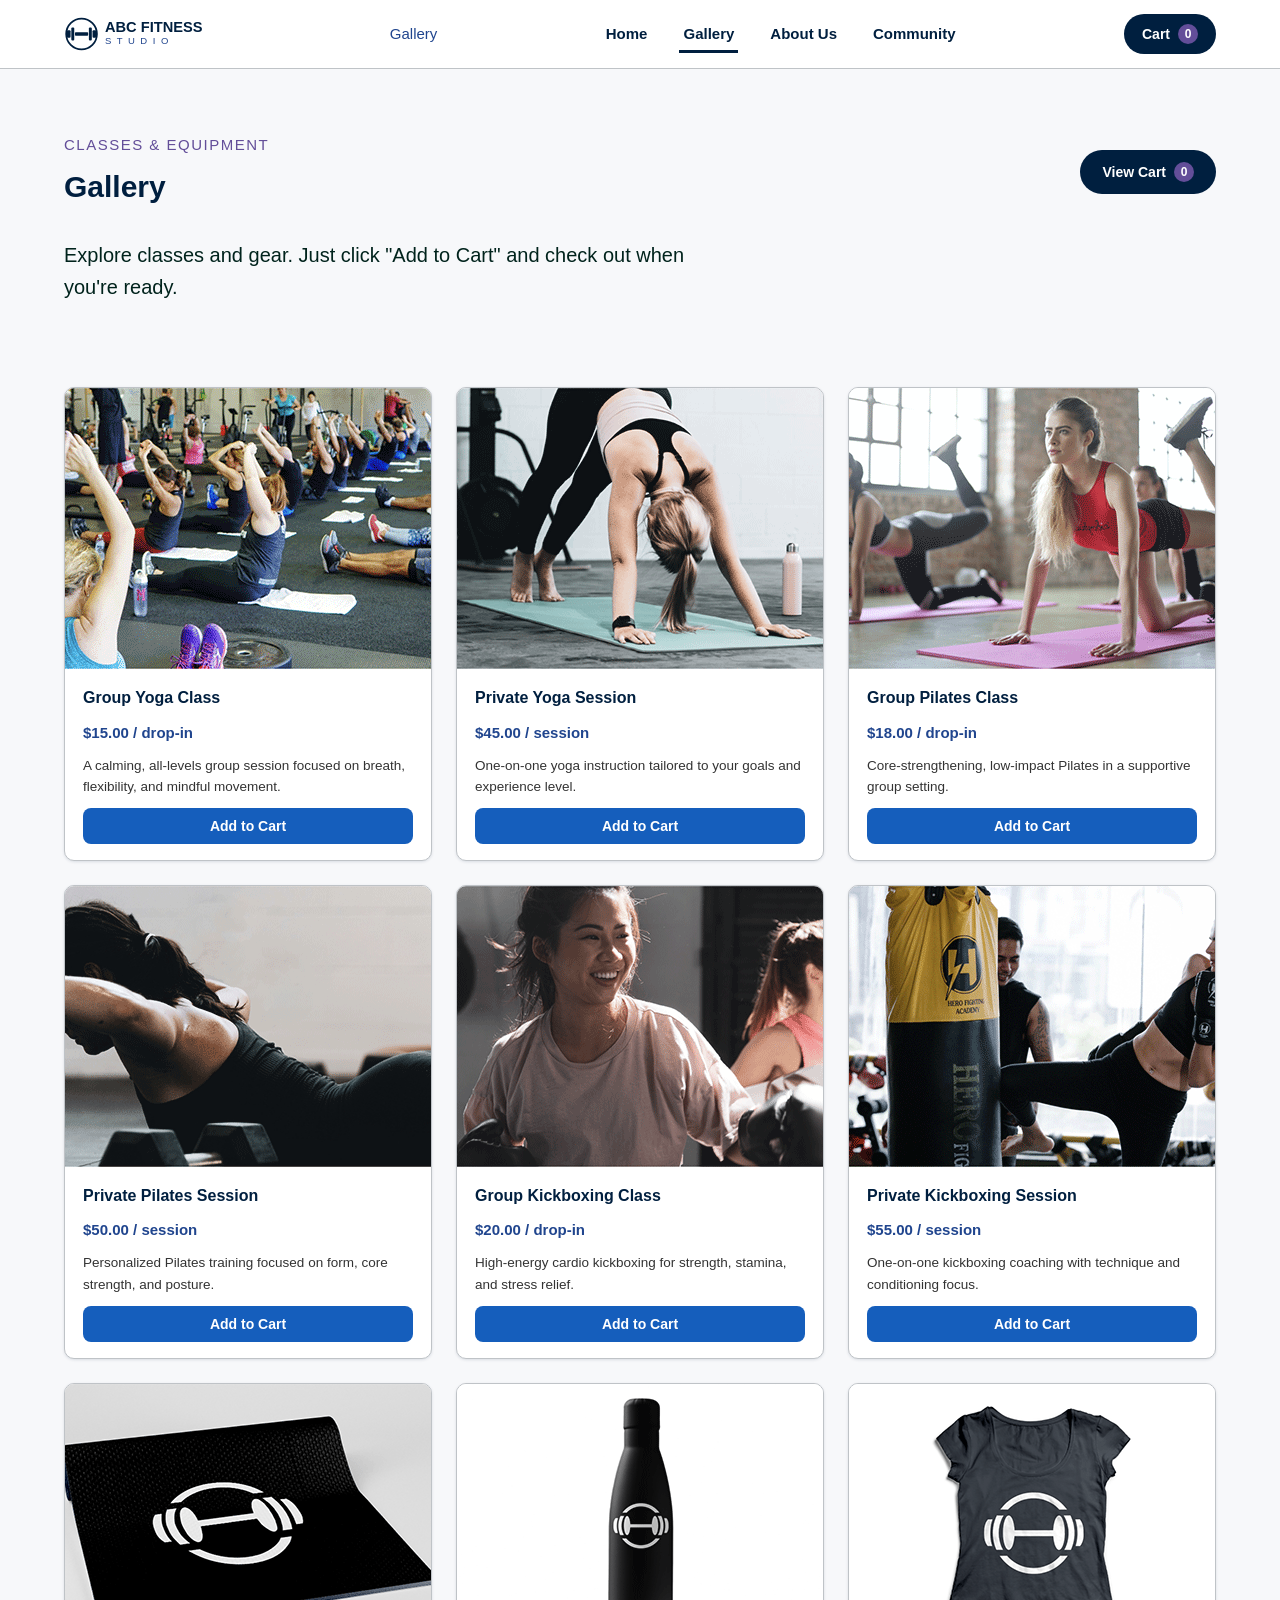
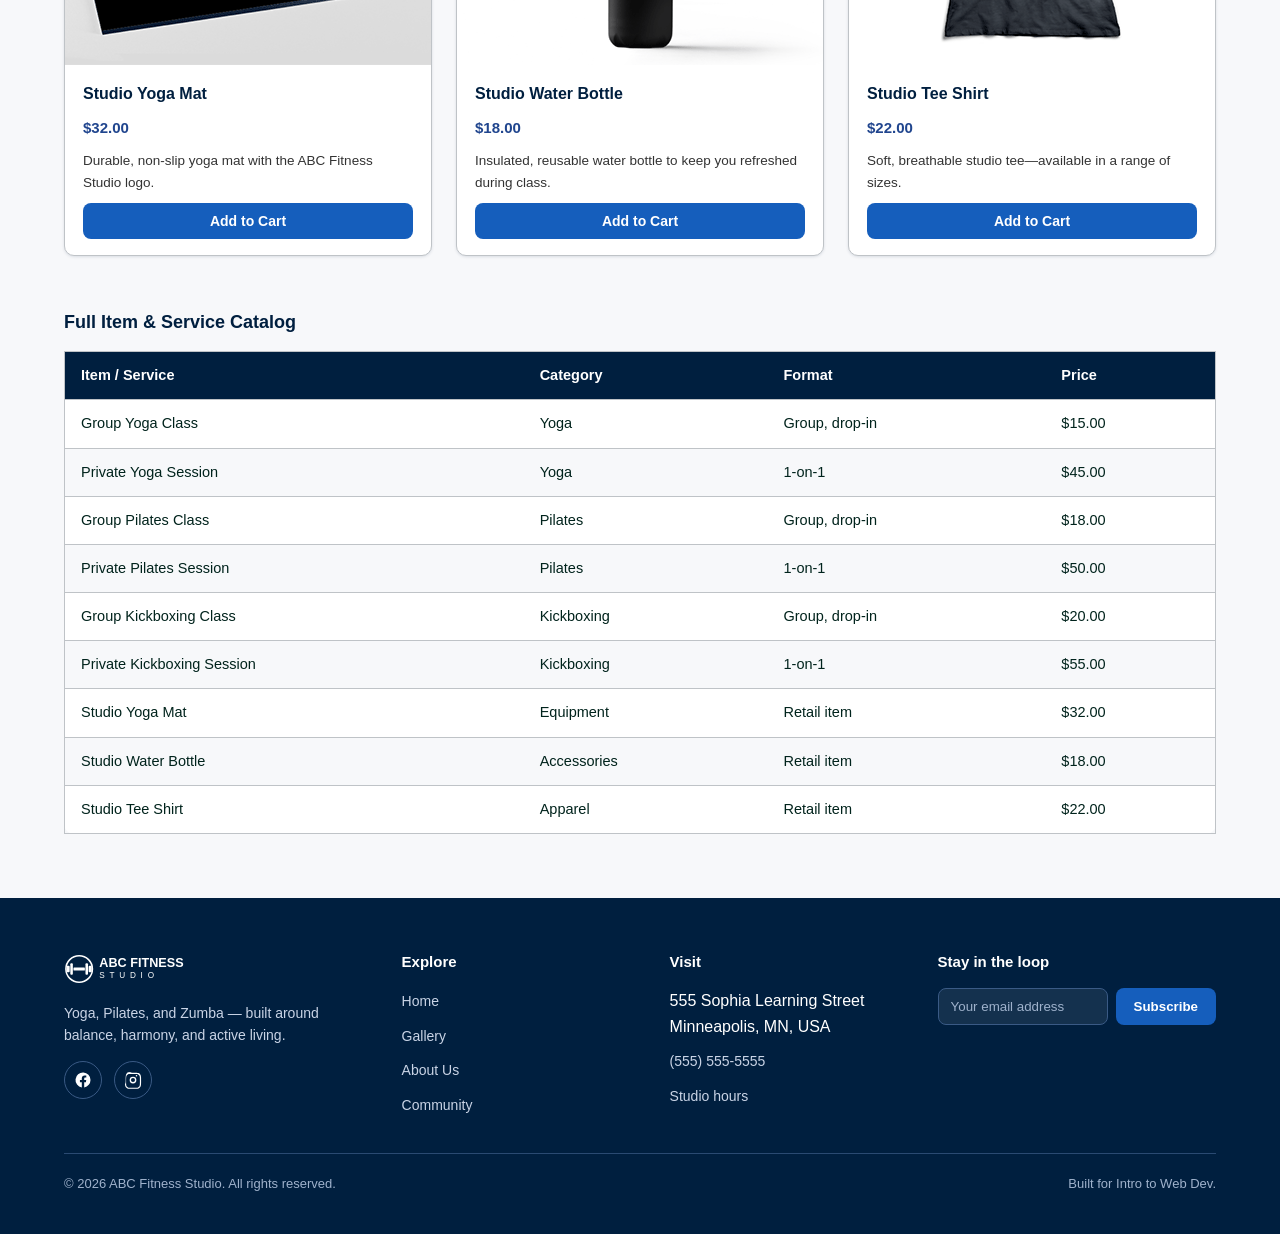
<file: gallery.html>
<!DOCTYPE html>
<html lang="en">
<head>
<meta charset="UTF-8">
<meta name="viewport" content="width=device-width, initial-scale=1.0">
<title>Gallery | ABC Fitness Studio</title>
<meta name="description" content="Browse ABC Fitness Studio's classes and equipment, and add items to your cart to place a custom order.">
<link rel="stylesheet" href="css/styles.css">
</head>
<body>

<a class="skip-link" href="#main-content">Skip to main content</a>

<!-- ===================== HEADER ===================== -->
<header class="site-header">
  <div class="header-inner">
    <a class="brand" href="index.html" aria-label="ABC Fitness Studio home">
      <img src="images/logo.svg" alt="ABC Fitness Studio logo">
    </a>
    <p class="page-title">Gallery</p>
    <nav class="main-nav" id="mainNav" aria-label="Primary">
      <ul>
        <li><a href="index.html">Home</a></li>
        <li><a href="gallery.html" aria-current="page">Gallery</a></li>
        <li><a href="about.html">About Us</a></li>
        <li><a href="community.html">Community</a></li>
      </ul>
    </nav>
    <div style="display:flex; align-items:center; gap:10px;">
      <button class="header-cart-btn js-open-cart" type="button" aria-label="View shopping cart, 0 items">
         Cart <span class="cart-count">0</span>
      </button>
      <button class="nav-toggle" id="navToggle" aria-expanded="false" aria-controls="mainNav" aria-label="Toggle navigation menu">
        <span class="nav-toggle-icon"></span>
      </button>
    </div>
  </div>
</header>

<main id="main-content">

  <section style="padding-bottom: 0;">
    <div class="container">
      <div class="gallery-toolbar">
        <div>
          <span class="eyebrow">Classes &amp; equipment</span>
          <h1 style="margin-bottom:0;">Gallery</h1>
        </div>
        <button class="view-cart-btn js-open-cart" type="button" aria-label="View shopping cart, 0 items">
           View Cart <span class="cart-count">0</span>
        </button>
      </div>
      <p class="lead" style="max-width:640px;">Explore classes and gear. Just click "Add to Cart" and check out when you're ready.</p>
    </div>
  </section>

  <!-- ===================== 3x3 IMAGE GRID WITH ADD TO CART ===================== -->
  <section>
    <div class="container">
      <div class="gallery-grid">

        <article class="gallery-card">
          <img src="images/Client2_GroupYoga.png" alt="Group yoga class session" width="500" height="281">
          <div class="gallery-body">
            <h3>Group Yoga Class</h3>
            <p class="price">$15.00 / drop-in</p>
            <p>A calming, all-levels group session focused on breath, flexibility, and mindful movement.</p>
            <button class="add-to-cart-btn" data-name="Group Yoga Class" data-price="15.00">Add to Cart</button>
          </div>
        </article>

        <article class="gallery-card">
          <img src="images/Client2_IndividualYoga.png" alt="Individual private yoga session" width="500" height="281">
          <div class="gallery-body">
            <h3>Private Yoga Session</h3>
            <p class="price">$45.00 / session</p>
            <p>One-on-one yoga instruction tailored to your goals and experience level.</p>
            <button class="add-to-cart-btn" data-name="Private Yoga Session" data-price="45.00">Add to Cart</button>
          </div>
        </article>

        <article class="gallery-card">
          <img src="images/Client2_GroupPilates.png" alt="Group Pilates class session" width="500" height="281">
          <div class="gallery-body">
            <h3>Group Pilates Class</h3>
            <p class="price">$18.00 / drop-in</p>
            <p>Core-strengthening, low-impact Pilates in a supportive group setting.</p>
            <button class="add-to-cart-btn" data-name="Group Pilates Class" data-price="18.00">Add to Cart</button>
          </div>
        </article>

        <article class="gallery-card">
          <img src="images/Client2_IndividualPilates.png" alt="Individual private Pilates session" width="500" height="281">
          <div class="gallery-body">
            <h3>Private Pilates Session</h3>
            <p class="price">$50.00 / session</p>
            <p>Personalized Pilates training focused on form, core strength, and posture.</p>
            <button class="add-to-cart-btn" data-name="Private Pilates Session" data-price="50.00">Add to Cart</button>
          </div>
        </article>

        <article class="gallery-card">
          <img src="images/Client2_GroupKickboxing.png" alt="Group kickboxing class session" width="500" height="281">
          <div class="gallery-body">
            <h3>Group Kickboxing Class</h3>
            <p class="price">$20.00 / drop-in</p>
            <p>High-energy cardio kickboxing for strength, stamina, and stress relief.</p>
            <button class="add-to-cart-btn" data-name="Group Kickboxing Class" data-price="20.00">Add to Cart</button>
          </div>
        </article>

        <article class="gallery-card">
          <img src="images/Client2_IndividualKickboxing.png" alt="Individual private kickboxing session" width="500" height="281">
          <div class="gallery-body">
            <h3>Private Kickboxing Session</h3>
            <p class="price">$55.00 / session</p>
            <p>One-on-one kickboxing coaching with technique and conditioning focus.</p>
            <button class="add-to-cart-btn" data-name="Private Kickboxing Session" data-price="55.00">Add to Cart</button>
          </div>
        </article>

        <article class="gallery-card">
          <img src="images/Client2_YogaMat.png" alt="ABC Fitness Studio branded yoga mat" width="500" height="281">
          <div class="gallery-body">
            <h3>Studio Yoga Mat</h3>
            <p class="price">$32.00</p>
            <p>Durable, non-slip yoga mat with the ABC Fitness Studio logo.</p>
            <button class="add-to-cart-btn" data-name="Studio Yoga Mat" data-price="32.00">Add to Cart</button>
          </div>
        </article>

        <article class="gallery-card">
          <img src="images/Client2_WaterBottle.png" alt="ABC Fitness Studio branded water bottle" width="500" height="281">
          <div class="gallery-body">
            <h3>Studio Water Bottle</h3>
            <p class="price">$18.00</p>
            <p>Insulated, reusable water bottle to keep you refreshed during class.</p>
            <button class="add-to-cart-btn" data-name="Studio Water Bottle" data-price="18.00">Add to Cart</button>
          </div>
        </article>

        <article class="gallery-card">
          <img src="images/Client2_TeeShirt.png" alt="ABC Fitness Studio branded tee shirt" width="500" height="281">
          <div class="gallery-body">
            <h3>Studio Tee Shirt</h3>
            <p class="price">$22.00</p>
            <p>Soft, breathable studio tee&mdash;available in a range of sizes.</p>
            <button class="add-to-cart-btn" data-name="Studio Tee Shirt" data-price="22.00">Add to Cart</button>
          </div>
        </article>

      </div>

      <!-- ===================== CATALOG TABLE ===================== -->
      <div class="catalog-table-wrap">
        <table class="catalog-table">
          <caption>Full Item &amp; Service Catalog</caption>
          <thead>
            <tr>
              <th scope="col">Item / Service</th>
              <th scope="col">Category</th>
              <th scope="col">Format</th>
              <th scope="col">Price</th>
            </tr>
          </thead>
          <tbody>
            <tr><td>Group Yoga Class</td><td>Yoga</td><td>Group, drop-in</td><td>$15.00</td></tr>
            <tr><td>Private Yoga Session</td><td>Yoga</td><td>1-on-1</td><td>$45.00</td></tr>
            <tr><td>Group Pilates Class</td><td>Pilates</td><td>Group, drop-in</td><td>$18.00</td></tr>
            <tr><td>Private Pilates Session</td><td>Pilates</td><td>1-on-1</td><td>$50.00</td></tr>
            <tr><td>Group Kickboxing Class</td><td>Kickboxing</td><td>Group, drop-in</td><td>$20.00</td></tr>
            <tr><td>Private Kickboxing Session</td><td>Kickboxing</td><td>1-on-1</td><td>$55.00</td></tr>
            <tr><td>Studio Yoga Mat</td><td>Equipment</td><td>Retail item</td><td>$32.00</td></tr>
            <tr><td>Studio Water Bottle</td><td>Accessories</td><td>Retail item</td><td>$18.00</td></tr>
            <tr><td>Studio Tee Shirt</td><td>Apparel</td><td>Retail item</td><td>$22.00</td></tr>
          </tbody>
        </table>
      </div>
    </div>
  </section>

</main>

<!-- ===================== FOOTER ===================== -->
<footer class="site-footer">
  <div class="container">
    <div class="footer-grid">
      <div class="footer-about">
        <img src="images/logo.svg" alt="ABC Fitness Studio logo" style="height:38px; filter: brightness(0) invert(1); margin-bottom:14px;">
        <p>Yoga, Pilates, and Zumba — built around balance, harmony, and active living.</p>
        <div class="social-links">
          <a href="https://facebook.com" aria-label="ABC Fitness Studio on Facebook" target="_blank" rel="noopener noreferrer">
            <svg width="18" height="18" viewBox="0 0 24 24" fill="currentColor"><path d="M22 12a10 10 0 1 0-11.6 9.9v-7H7.9V12h2.5V9.8c0-2.5 1.5-3.9 3.8-3.9 1.1 0 2.2.2 2.2.2v2.5h-1.2c-1.2 0-1.6.8-1.6 1.6V12h2.7l-.4 2.9h-2.3v7A10 10 0 0 0 22 12Z"/></svg>
          </a>
          <a href="https://instagram.com" aria-label="ABC Fitness Studio on Instagram" target="_blank" rel="noopener noreferrer">
            <svg width="18" height="18" viewBox="0 0 24 24" fill="currentColor"><path d="M12 2.2c3.2 0 3.6 0 4.8.1 1.2.1 2 .3 2.6.5.7.3 1.2.6 1.7 1.1.5.5.9 1 1.1 1.7.2.6.4 1.4.5 2.6.1 1.2.1 1.6.1 4.8s0 3.6-.1 4.8c-.1 1.2-.3 2-.5 2.6-.3.7-.6 1.2-1.1 1.7-.5.5-1 .9-1.7 1.1-.6.2-1.4.4-2.6.5-1.2.1-1.6.1-4.8.1s-3.6 0-4.8-.1c-1.2-.1-2-.3-2.6-.5-.7-.3-1.2-.6-1.7-1.1-.5-.5-.9-1-1.1-1.7-.2-.6-.4-1.4-.5-2.6C2.2 15.6 2.2 15.2 2.2 12s0-3.6.1-4.8c.1-1.2.3-2 .5-2.6.3-.7.6-1.2 1.1-1.7.5-.5 1-.9 1.7-1.1.6-.2 1.4-.4 2.6-.5C9.4 2.2 9.8 2.2 12 2.2Zm0 1.8c-3.1 0-3.5 0-4.7.1-1 .1-1.6.2-2 .4-.5.2-.8.4-1.2.8-.4.4-.6.7-.8 1.2-.2.4-.3 1-.4 2-.1 1.2-.1 1.6-.1 4.7s0 3.5.1 4.7c.1 1 .2 1.6.4 2 .2.5.4.8.8 1.2.4.4.7.6 1.2.8.4.2 1 .3 2 .4 1.2.1 1.6.1 4.7.1s3.5 0 4.7-.1c1-.1 1.6-.2 2-.4.5-.2.8-.4 1.2-.8.4-.4.6-.7.8-1.2.2-.4.3-1 .4-2 .1-1.2.1-1.6.1-4.7s0-3.5-.1-4.7c-.1-1-.2-1.6-.4-2-.2-.5-.4-.8-.8-1.2-.4-.4-.7-.6-1.2-.8-.4-.2-1-.3-2-.4-1.2-.1-1.6-.1-4.7-.1Zm0 3.5a4.5 4.5 0 1 1 0 9 4.5 4.5 0 0 1 0-9Zm0 1.8a2.7 2.7 0 1 0 0 5.4 2.7 2.7 0 0 0 0-5.4Zm5.7-2.9a1 1 0 1 1-2.1 0 1 1 0 0 1 2.1 0Z"/></svg>
          </a>
        </div>
      </div>
      <div>
        <h4>Explore</h4>
        <ul>
          <li><a href="index.html">Home</a></li>
          <li><a href="gallery.html">Gallery</a></li>
          <li><a href="about.html">About Us</a></li>
          <li><a href="community.html">Community</a></li>
        </ul>
      </div>
      <div>
        <h4>Visit</h4>
        <ul>
          <li>555 Sophia Learning Street<br>Minneapolis, MN, USA</li>
          <li><a href="tel:+15555555555">(555) 555-5555</a></li>
          <li><a href="about.html#hours">Studio hours</a></li>
        </ul>
      </div>
      <div>
        <h4>Stay in the loop</h4>
        <form class="newsletter-form" id="newsletterForm">
          <label for="newsletterEmail" class="visually-hidden">Email address</label>
          <input type="email" id="newsletterEmail" name="newsletterEmail" placeholder="Your email address" required>
          <button type="submit">Subscribe</button>
        </form>
        <p class="newsletter-msg" id="newsletterMsg" role="status" aria-live="polite"></p>
      </div>
    </div>
    <div class="footer-bottom">
      <p>&copy; 2026 ABC Fitness Studio. All rights reserved.</p>
      <p>Built for Intro to Web Dev.</p>
    </div>
  </div>
</footer>

<!-- ===================== CART MODAL ===================== -->
<div class="modal-overlay" id="cartModal" hidden role="dialog" aria-modal="true" aria-labelledby="cartModalTitle">
  <div class="modal-box">
    <div class="modal-header">
      <h2 id="cartModalTitle" style="margin:0;">Your Cart</h2>
      <button class="modal-close" id="cartModalClose" aria-label="Close cart">&times;</button>
    </div>
    <p class="cart-empty-msg" id="cartEmptyMsg">Your cart is empty. Add an item below to get started.</p>
    <ul id="cartItemsList"></ul>
    <div class="cart-total-row"><span>Total</span><span id="cartTotalAmount">$0.00</span></div>
    <div class="modal-actions">
      <button class="btn btn-outline-dark" id="clearCartBtn" type="button">Clear Cart</button>
      <button class="btn btn-primary" id="processOrderBtn" type="button">Process Order</button>
    </div>
  </div>
</div>

<!-- ===================== ALERT DIALOG (native <dialog>) ===================== -->
<dialog id="alertDialog" style="border:none; border-radius:10px; padding:0; max-width:360px; width:90%;">
  <div style="padding:24px;">
    <p id="alertDialogMsg" style="margin:0 0 16px; font-weight:700; color:#001F3F;"></p>
    <button id="alertDialogClose" class="btn btn-primary btn-sm" type="button">OK</button>
  </div>
</dialog>

<script src="js/main.js"></script>
</body>
</html>
</file>
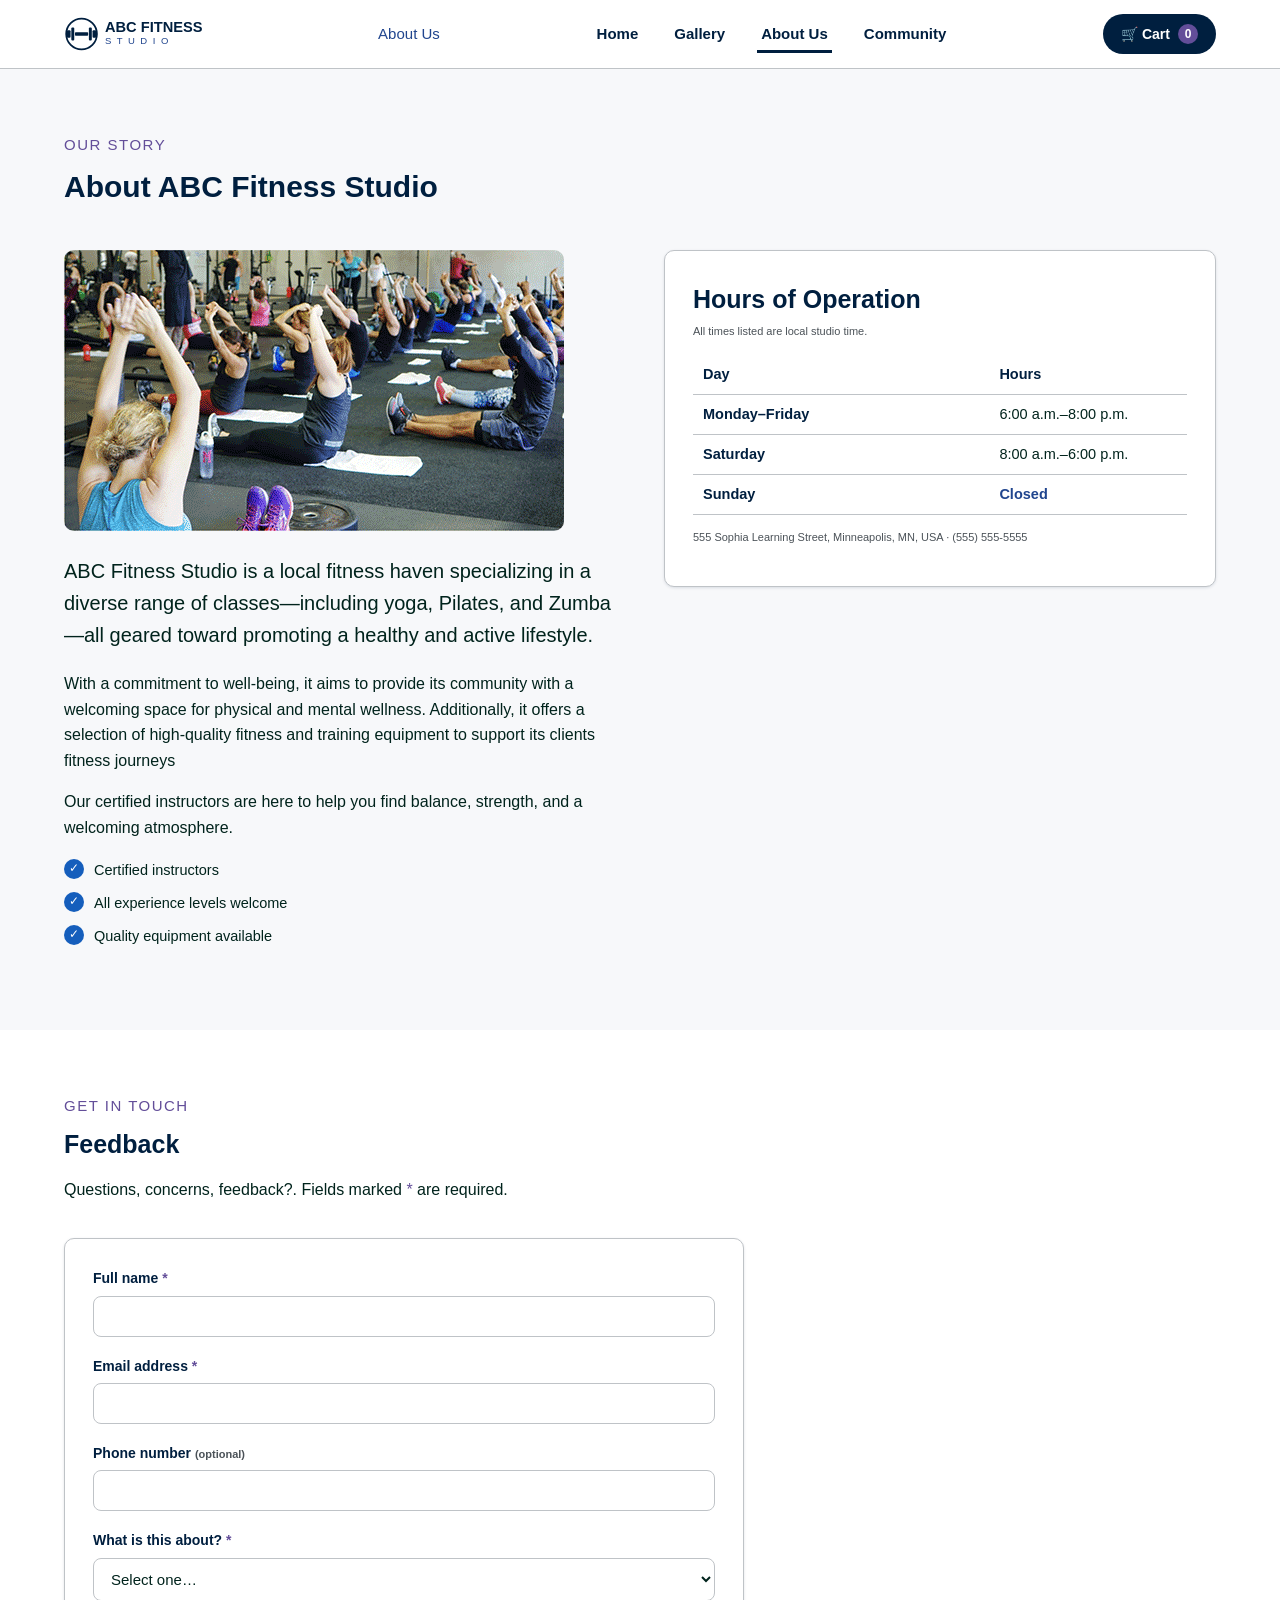
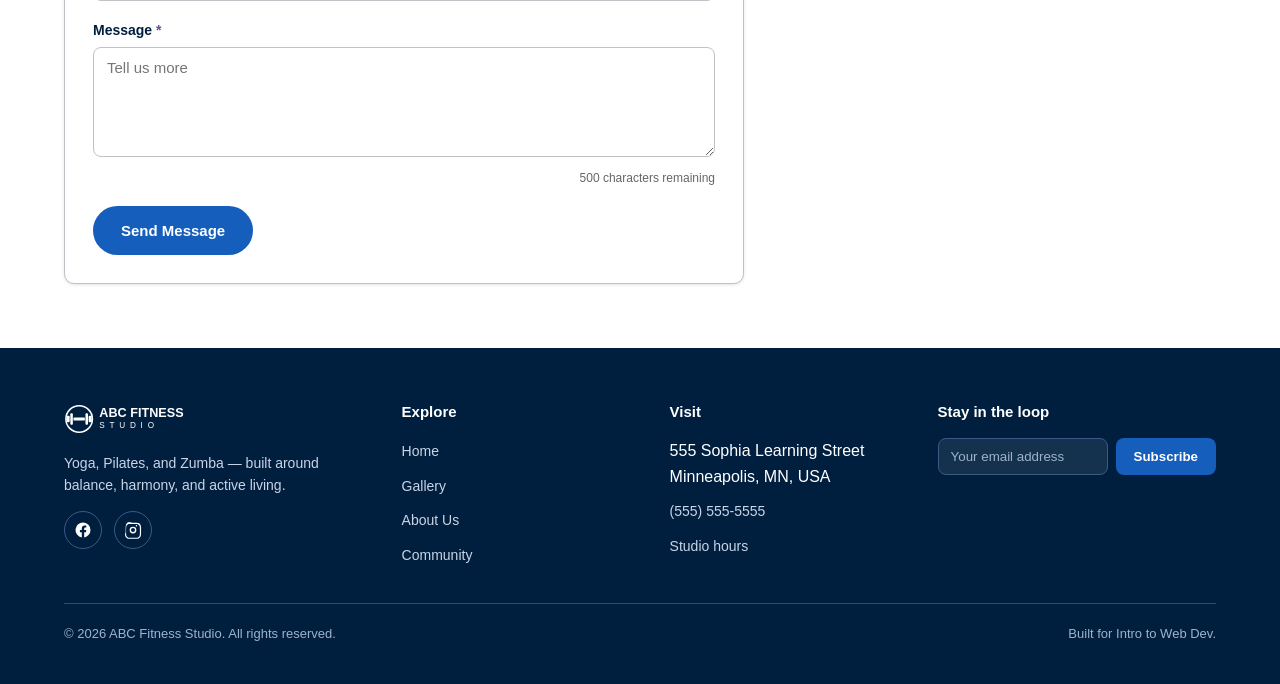
<file: abc-fitness-website/about.html>
<!DOCTYPE html>
<html lang="en">
<head>
<meta charset="UTF-8">
<meta name="viewport" content="width=device-width, initial-scale=1.0">
<title>About Us | ABC Fitness Studio</title>
<meta name="description" content="Learn about ABC Fitness Studio's mission, hours, and how to reach us for feedback or custom equipment orders.">
<link rel="stylesheet" href="css/styles.css">
</head>
<body>

<a class="skip-link" href="#main-content">Skip to main content</a>

<!-- ===================== HEADER ===================== -->
<header class="site-header">
  <div class="header-inner">
    <a class="brand" href="index.html" aria-label="ABC Fitness Studio home">
      <img src="images/logo.svg" alt="ABC Fitness Studio logo">
    </a>
    <p class="page-title">About Us</p>
    <nav class="main-nav" id="mainNav" aria-label="Primary">
      <ul>
        <li><a href="index.html">Home</a></li>
        <li><a href="gallery.html">Gallery</a></li>
        <li><a href="about.html" aria-current="page">About Us</a></li>
        <li><a href="community.html">Community</a></li>
      </ul>
    </nav>
    <div style="display:flex; align-items:center; gap:10px;">
      <button class="header-cart-btn js-open-cart" type="button" aria-label="View shopping cart, 0 items">
        🛒 Cart <span class="cart-count">0</span>
      </button>
      <button class="nav-toggle" id="navToggle" aria-expanded="false" aria-controls="mainNav" aria-label="Toggle navigation menu">
        <span class="nav-toggle-icon"></span>
      </button>
    </div>
  </div>
</header>

<main id="main-content">

  <section style="padding-bottom: 24px;">
    <div class="container">
      <span class="eyebrow">Our story</span>
      <h1>About ABC Fitness Studio</h1>
    </div>
  </section>

  <section style="padding-top:0;">
    <div class="container about-grid">
      <div>
        <img src="images/Client2_GroupYoga.png" alt="Members participating in a group yoga class" style="border-radius:10px; margin-bottom:24px;" width="500" height="281">
        <p class="lead">ABC Fitness Studio is a local fitness haven specializing in a diverse range of classes&mdash;including yoga, Pilates, and Zumba&mdash;all geared toward promoting a healthy and active lifestyle.</p>
        <p>With a commitment to well-being, it aims to provide its community with a welcoming space for physical and mental wellness. Additionally, it offers a selection of high-quality fitness and training equipment to support its clients fitness journeys</p>
        <p>Our certified instructors are here to help you find balance, strength, and a welcoming atmosphere.</p>

        <ul class="value-list">
          <li>Certified instructors</li>
          <li>All experience levels welcome</li>
          <li>Quality equipment available</li>
        </ul>
      </div>

      <div>
        <div class="form-card" id="hours">
          <h2 style="margin-bottom:4px;">Hours of Operation</h2>
          <p class="caption" style="margin-bottom:14px;">All times listed are local studio time.</p>
          <table class="hours-table">
            <thead>
              <tr><th scope="col">Day</th><th scope="col">Hours</th></tr>
            </thead>
            <tbody>
              <tr><th scope="row">Monday&ndash;Friday</th><td>6:00 a.m.&ndash;8:00 p.m.</td></tr>
              <tr><th scope="row">Saturday</th><td>8:00 a.m.&ndash;6:00 p.m.</td></tr>
              <tr><th scope="row">Sunday</th><td class="closed">Closed</td></tr>
            </tbody>
          </table>
          <p class="caption" style="margin-top:14px;">555 Sophia Learning Street, Minneapolis, MN, USA &middot; (555) 555-5555</p>
        </div>
      </div>
    </div>
  </section>

  <!-- ===================== CONTACT / CUSTOM ORDER FORM ===================== -->
  <section class="section-alt">
    <div class="container">
      <div class="section-head left">
        <span class="eyebrow">Get in touch</span>
        <h2>Feedback</h2>
        <p>Questions, concerns, feedback?. Fields marked <span class="required-mark">*</span> are required.</p>
      </div>

      <div class="form-card" style="max-width:680px;">
        <p class="form-success" id="cfSuccess" role="alert" tabindex="-1">Thanks! Your message has been received&mdash;we'll be in touch soon.</p>

        <form id="contactForm" novalidate>
          <div class="form-row" id="cfNameRow">
            <label for="cfName">Full name <span class="required-mark">*</span></label>
            <input type="text" id="cfName" name="cfName" autocomplete="name" required aria-describedby="cfNameError">
            <p class="form-error" id="cfNameError" role="alert"></p>
          </div>

          <div class="form-row" id="cfEmailRow">
            <label for="cfEmail">Email address <span class="required-mark">*</span></label>
            <input type="email" id="cfEmail" name="cfEmail" autocomplete="email" required aria-describedby="cfEmailError">
            <p class="form-error" id="cfEmailError" role="alert"></p>
          </div>

          <div class="form-row" id="cfPhoneRow">
            <label for="cfPhone">Phone number <span class="caption">(optional)</span></label>
            <input type="tel" id="cfPhone" name="cfPhone" autocomplete="tel" aria-describedby="cfPhoneError cfPhoneHint">
            <p class="form-error" id="cfPhoneError" role="alert"></p>
          </div>

          <div class="form-row" id="cfTypeRow">
            <label for="cfType">What is this about? <span class="required-mark">*</span></label>
            <select id="cfType" name="cfType" required aria-describedby="cfTypeError">
              <option value="">Select one&hellip;</option>
              <option value="General Feedback">General feedback</option>
              <option value="Class Inquiry">Class inquiry</option>
              <option value="Other">Other</option>
            </select>
            <p class="form-error" id="cfTypeError" role="alert"></p>
          </div>

          <div class="form-row" id="cfMessageRow">
            <label for="cfMessage">Message <span class="required-mark">*</span></label>
            <textarea id="cfMessage" name="cfMessage" maxlength="500" required aria-describedby="cfMessageError cfCharCount" placeholder="Tell us more"></textarea>
            <span class="char-count" id="cfCharCount">500 characters remaining</span>
            <p class="form-error" id="cfMessageError" role="alert"></p>
          </div>

          <button type="submit" class="btn btn-primary">Send Message</button>
        </form>
      </div>
    </div>
  </section>

</main>

<!-- ===================== FOOTER ===================== -->
<footer class="site-footer">
  <div class="container">
    <div class="footer-grid">
      <div class="footer-about">
        <img src="images/logo.svg" alt="ABC Fitness Studio logo" style="height:38px; filter: brightness(0) invert(1); margin-bottom:14px;">
        <p>Yoga, Pilates, and Zumba — built around balance, harmony, and active living.</p>
        <div class="social-links">
          <a href="https://facebook.com" aria-label="ABC Fitness Studio on Facebook" target="_blank" rel="noopener noreferrer">
            <svg width="18" height="18" viewBox="0 0 24 24" fill="currentColor"><path d="M22 12a10 10 0 1 0-11.6 9.9v-7H7.9V12h2.5V9.8c0-2.5 1.5-3.9 3.8-3.9 1.1 0 2.2.2 2.2.2v2.5h-1.2c-1.2 0-1.6.8-1.6 1.6V12h2.7l-.4 2.9h-2.3v7A10 10 0 0 0 22 12Z"/></svg>
          </a>
          <a href="https://instagram.com" aria-label="ABC Fitness Studio on Instagram" target="_blank" rel="noopener noreferrer">
            <svg width="18" height="18" viewBox="0 0 24 24" fill="currentColor"><path d="M12 2.2c3.2 0 3.6 0 4.8.1 1.2.1 2 .3 2.6.5.7.3 1.2.6 1.7 1.1.5.5.9 1 1.1 1.7.2.6.4 1.4.5 2.6.1 1.2.1 1.6.1 4.8s0 3.6-.1 4.8c-.1 1.2-.3 2-.5 2.6-.3.7-.6 1.2-1.1 1.7-.5.5-1 .9-1.7 1.1-.6.2-1.4.4-2.6.5-1.2.1-1.6.1-4.8.1s-3.6 0-4.8-.1c-1.2-.1-2-.3-2.6-.5-.7-.3-1.2-.6-1.7-1.1-.5-.5-.9-1-1.1-1.7-.2-.6-.4-1.4-.5-2.6C2.2 15.6 2.2 15.2 2.2 12s0-3.6.1-4.8c.1-1.2.3-2 .5-2.6.3-.7.6-1.2 1.1-1.7.5-.5 1-.9 1.7-1.1.6-.2 1.4-.4 2.6-.5C9.4 2.2 9.8 2.2 12 2.2Zm0 1.8c-3.1 0-3.5 0-4.7.1-1 .1-1.6.2-2 .4-.5.2-.8.4-1.2.8-.4.4-.6.7-.8 1.2-.2.4-.3 1-.4 2-.1 1.2-.1 1.6-.1 4.7s0 3.5.1 4.7c.1 1 .2 1.6.4 2 .2.5.4.8.8 1.2.4.4.7.6 1.2.8.4.2 1 .3 2 .4 1.2.1 1.6.1 4.7.1s3.5 0 4.7-.1c1-.1 1.6-.2 2-.4.5-.2.8-.4 1.2-.8.4-.4.6-.7.8-1.2.2-.4.3-1 .4-2 .1-1.2.1-1.6.1-4.7s0-3.5-.1-4.7c-.1-1-.2-1.6-.4-2-.2-.5-.4-.8-.8-1.2-.4-.4-.7-.6-1.2-.8-.4-.2-1-.3-2-.4-1.2-.1-1.6-.1-4.7-.1Zm0 3.5a4.5 4.5 0 1 1 0 9 4.5 4.5 0 0 1 0-9Zm0 1.8a2.7 2.7 0 1 0 0 5.4 2.7 2.7 0 0 0 0-5.4Zm5.7-2.9a1 1 0 1 1-2.1 0 1 1 0 0 1 2.1 0Z"/></svg>
          </a>
        </div>
      </div>
      <div>
        <h4>Explore</h4>
        <ul>
          <li><a href="index.html">Home</a></li>
          <li><a href="gallery.html">Gallery</a></li>
          <li><a href="about.html">About Us</a></li>
          <li><a href="community.html">Community</a></li>
        </ul>
      </div>
      <div>
        <h4>Visit</h4>
        <ul>
          <li>555 Sophia Learning Street<br>Minneapolis, MN, USA</li>
          <li><a href="tel:+15555555555">(555) 555-5555</a></li>
          <li><a href="about.html#hours">Studio hours</a></li>
        </ul>
      </div>
      <div>
        <h4>Stay in the loop</h4>
        <form class="newsletter-form" id="newsletterForm">
          <label for="newsletterEmail" class="visually-hidden">Email address</label>
          <input type="email" id="newsletterEmail" name="newsletterEmail" placeholder="Your email address" required>
          <button type="submit">Subscribe</button>
        </form>
        <p class="newsletter-msg" id="newsletterMsg" role="status" aria-live="polite"></p>
      </div>
    </div>
    <div class="footer-bottom">
      <p>&copy; 2026 ABC Fitness Studio. All rights reserved.</p>
      <p>Built for Intro to Web Dev.</p>
    </div>
  </div>
</footer>

<!-- ===================== CART MODAL ===================== -->
<div class="modal-overlay" id="cartModal" hidden role="dialog" aria-modal="true" aria-labelledby="cartModalTitle">
  <div class="modal-box">
    <div class="modal-header">
      <h2 id="cartModalTitle" style="margin:0;">Your Cart</h2>
      <button class="modal-close" id="cartModalClose" aria-label="Close cart">&times;</button>
    </div>
    <p class="cart-empty-msg" id="cartEmptyMsg">Your cart is empty. Visit the Gallery to add items.</p>
    <ul id="cartItemsList"></ul>
    <div class="cart-total-row"><span>Total</span><span id="cartTotalAmount">$0.00</span></div>
    <div class="modal-actions">
      <button class="btn btn-outline-dark" id="clearCartBtn" type="button">Clear Cart</button>
      <button class="btn btn-primary" id="processOrderBtn" type="button">Process Order</button>
    </div>
  </div>
</div>

<!-- ===================== ALERT DIALOG ===================== -->
<dialog id="alertDialog" style="border:none; border-radius:10px; padding:0; max-width:360px; width:90%;">
  <div style="padding:24px;">
    <p id="alertDialogMsg" style="margin:0 0 16px; font-weight:700; color:#001F3F;"></p>
    <button id="alertDialogClose" class="btn btn-primary btn-sm" type="button">OK</button>
  </div>
</dialog>

<script src="js/main.js"></script>
<script src="js/contact-form.js"></script>
</body>
</html>
</file>
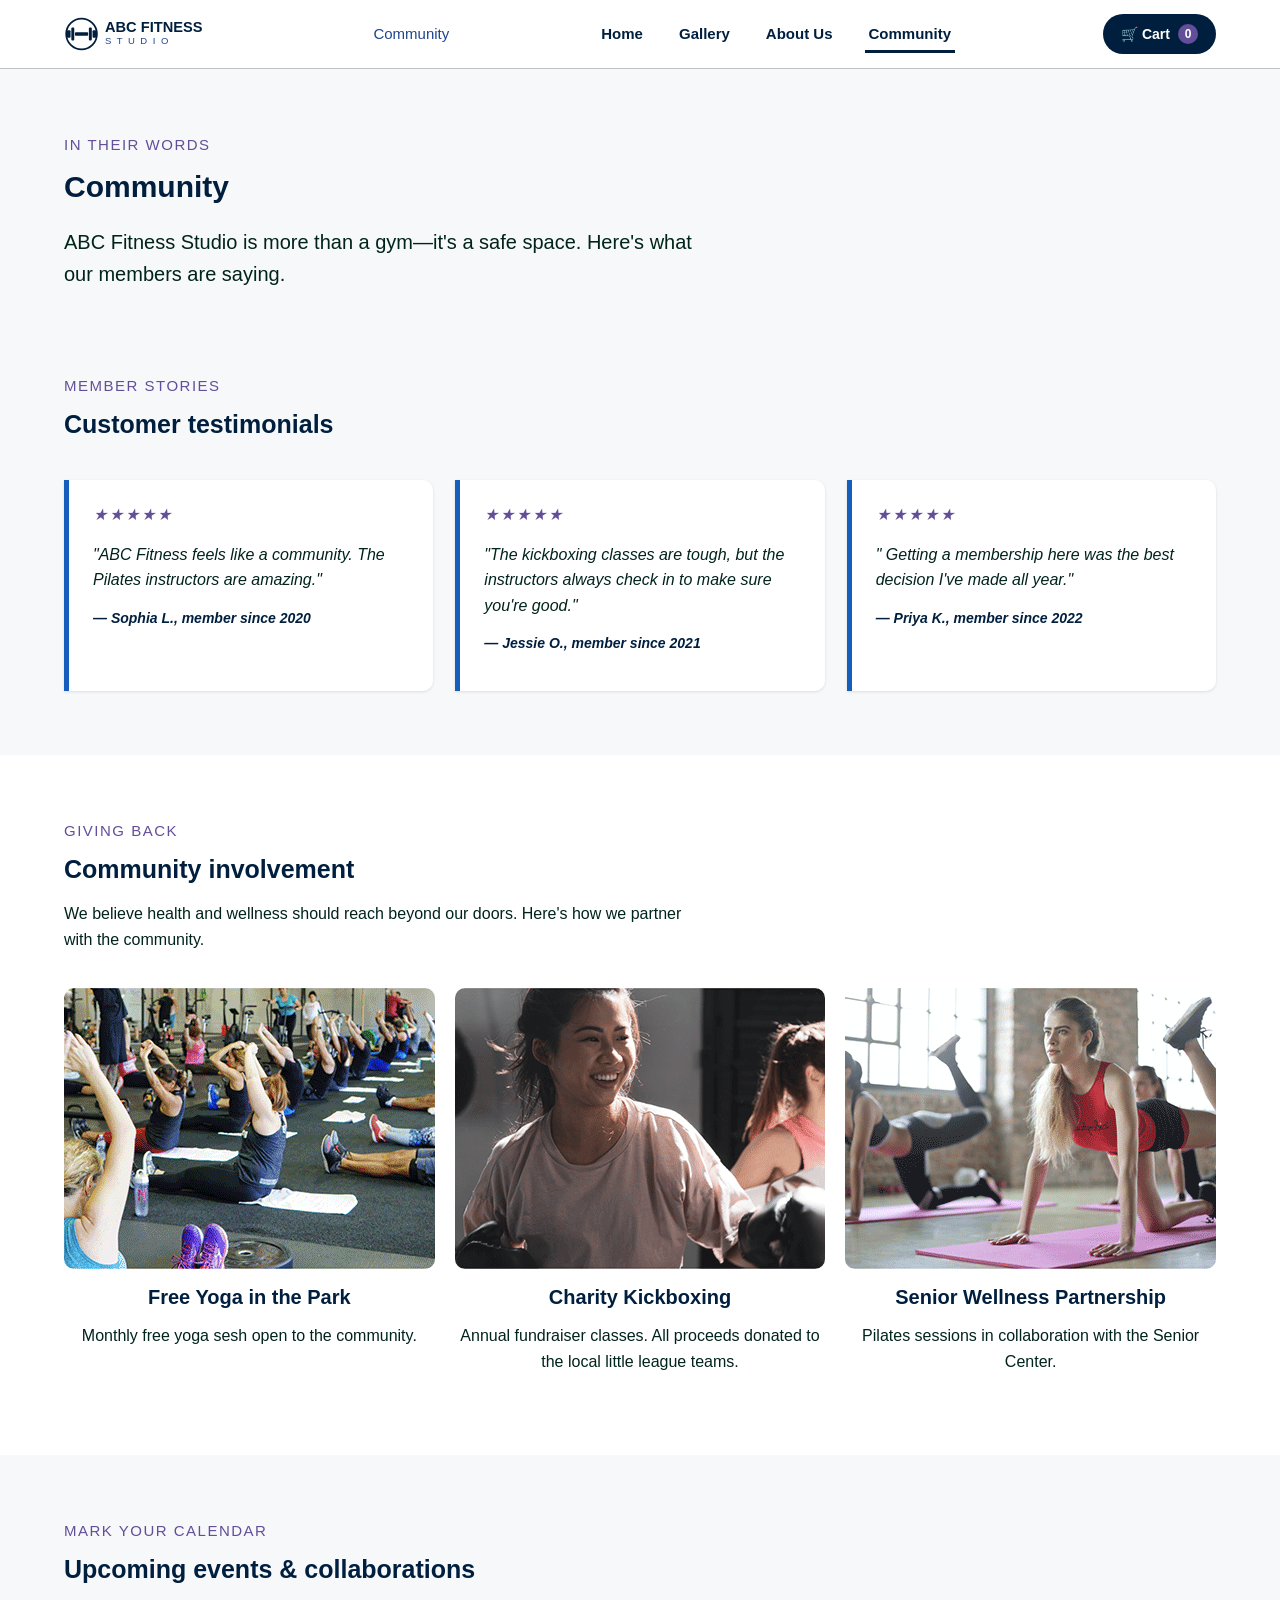
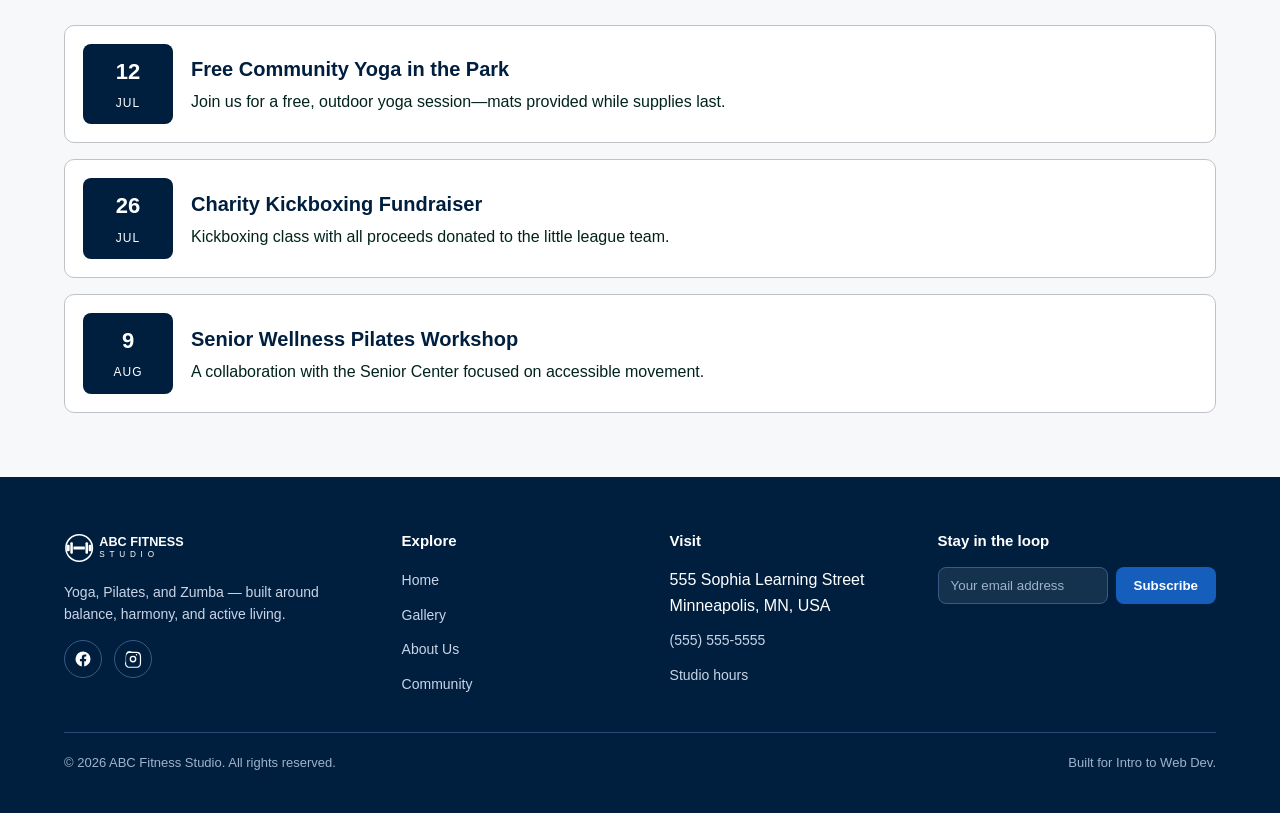
<file: abc-fitness-website/community.html>
<!DOCTYPE html>
<html lang="en">
<head>
<meta charset="UTF-8">
<meta name="viewport" content="width=device-width, initial-scale=1.0">
<title>Community | ABC Fitness Studio</title>
<meta name="description" content="See what our members say about ABC Fitness Studio, and discover our community involvement, events, and collaborations.">
<link rel="stylesheet" href="css/styles.css">
</head>
<body>

<a class="skip-link" href="#main-content">Skip to main content</a>

<!-- ===================== HEADER ===================== -->
<header class="site-header">
  <div class="header-inner">
    <a class="brand" href="index.html" aria-label="ABC Fitness Studio home">
      <img src="images/logo.svg" alt="ABC Fitness Studio logo">
    </a>
    <p class="page-title">Community</p>
    <nav class="main-nav" id="mainNav" aria-label="Primary">
      <ul>
        <li><a href="index.html">Home</a></li>
        <li><a href="gallery.html">Gallery</a></li>
        <li><a href="about.html">About Us</a></li>
        <li><a href="community.html" aria-current="page">Community</a></li>
      </ul>
    </nav>
    <div style="display:flex; align-items:center; gap:10px;">
      <button class="header-cart-btn js-open-cart" type="button" aria-label="View shopping cart, 0 items">
        🛒 Cart <span class="cart-count">0</span>
      </button>
      <button class="nav-toggle" id="navToggle" aria-expanded="false" aria-controls="mainNav" aria-label="Toggle navigation menu">
        <span class="nav-toggle-icon"></span>
      </button>
    </div>
  </div>
</header>

<main id="main-content">

  <section style="padding-bottom: 0;">
    <div class="container">
      <span class="eyebrow">In their words</span>
      <h1>Community</h1>
      <p class="lead" style="max-width:640px;">ABC Fitness Studio is more than a gym&mdash;it's a safe space. Here's what our members are saying.</p>
    </div>
  </section>

  <!-- ===================== TESTIMONIALS ===================== -->
  <section>
    <div class="container">
      <div class="section-head left">
        <span class="eyebrow">Member stories</span>
        <h2>Customer testimonials</h2>
      </div>
      <div class="testimonial-grid">
        <article class="testimonial-card">
          <p class="testimonial-stars" aria-hidden="true">★★★★★</p>
          <p>"ABC Fitness feels like a community. The Pilates instructors are amazing."</p>
          <p class="testimonial-name">&mdash; Sophia L., member since 2020</p>
        </article>
        <article class="testimonial-card">
          <p class="testimonial-stars" aria-hidden="true">★★★★★</p>
          <p>"The kickboxing classes are tough, but the instructors always check in to make sure you're good."</p>
          <p class="testimonial-name">&mdash; Jessie O., member since 2021</p>
        </article>
        <article class="testimonial-card">
          <p class="testimonial-stars" aria-hidden="true">★★★★★</p>
          <p>" Getting a membership here was the best decision I've made all year."</p>
          <p class="testimonial-name">&mdash; Priya K., member since 2022</p>
        </article>
      </div>
    </div>
  </section>

  <!-- ===================== COMMUNITY INVOLVEMENT ===================== -->
  <section class="section-alt">
    <div class="container">
      <div class="section-head left">
        <span class="eyebrow">Giving back</span>
        <h2>Community involvement</h2>
        <p style="max-width:680px;">We believe health and wellness should reach beyond our doors. Here's how we partner with the community.</p>
      </div>
      <div class="community-grid">
        <div class="community-card">
          <img src="images/Client2_GroupYoga.png" alt="Free community yoga class in the park" width="500" height="281">
          <h3>Free Yoga in the Park</h3>
          <p>Monthly free yoga sesh open to the community.</p>
        </div>
        <div class="community-card">
          <img src="images/Client2_GroupKickboxing.png" alt="Charity kickboxing fundraiser event" width="500" height="281">
          <h3>Charity Kickboxing</h3>
          <p>Annual fundraiser classes. All proceeds donated to the local little league teams.</p>
        </div>
        <div class="community-card">
          <img src="images/Client2_GroupPilates.png" alt="Senior wellness Pilates partnership program" width="500" height="281">
          <h3>Senior Wellness Partnership</h3>
          <p>Pilates sessions in collaboration with the Senior Center.</p>
        </div>
      </div>
    </div>
  </section>

  <!-- ===================== EVENTS & COLLABORATIONS ===================== -->
  <section>
    <div class="container">
      <div class="section-head left">
        <span class="eyebrow">Mark your calendar</span>
        <h2>Upcoming events &amp; collaborations</h2>
      </div>
      <div class="event-list">
        <div class="event-card">
          <div class="event-date"><span class="day">12</span><span class="month">Jul</span></div>
          <div>
            <h3 style="margin-bottom:4px;">Free Community Yoga in the Park</h3>
            <p style="margin:0;">Join us for a free, outdoor yoga session&mdash;mats provided while supplies last.</p>
          </div>
        </div>
        <div class="event-card">
          <div class="event-date"><span class="day">26</span><span class="month">Jul</span></div>
          <div>
            <h3 style="margin-bottom:4px;">Charity Kickboxing Fundraiser</h3>
            <p style="margin:0;">Kickboxing class with all proceeds donated to the little league team.</p>
          </div>
        </div>
        <div class="event-card">
          <div class="event-date"><span class="day">9</span><span class="month">Aug</span></div>
          <div>
            <h3 style="margin-bottom:4px;">Senior Wellness Pilates Workshop</h3>
            <p style="margin:0;">A collaboration with the Senior Center focused on accessible movement.</p>
          </div>
        </div>
      </div>
    </div>
  </section>

</main>

<!-- ===================== FOOTER ===================== -->
<footer class="site-footer">
  <div class="container">
    <div class="footer-grid">
      <div class="footer-about">
        <img src="images/logo.svg" alt="ABC Fitness Studio logo" style="height:38px; filter: brightness(0) invert(1); margin-bottom:14px;">
        <p>Yoga, Pilates, and Zumba — built around balance, harmony, and active living.</p>
        <div class="social-links">
          <a href="https://facebook.com" aria-label="ABC Fitness Studio on Facebook" target="_blank" rel="noopener noreferrer">
            <svg width="18" height="18" viewBox="0 0 24 24" fill="currentColor"><path d="M22 12a10 10 0 1 0-11.6 9.9v-7H7.9V12h2.5V9.8c0-2.5 1.5-3.9 3.8-3.9 1.1 0 2.2.2 2.2.2v2.5h-1.2c-1.2 0-1.6.8-1.6 1.6V12h2.7l-.4 2.9h-2.3v7A10 10 0 0 0 22 12Z"/></svg>
          </a>
          <a href="https://instagram.com" aria-label="ABC Fitness Studio on Instagram" target="_blank" rel="noopener noreferrer">
            <svg width="18" height="18" viewBox="0 0 24 24" fill="currentColor"><path d="M12 2.2c3.2 0 3.6 0 4.8.1 1.2.1 2 .3 2.6.5.7.3 1.2.6 1.7 1.1.5.5.9 1 1.1 1.7.2.6.4 1.4.5 2.6.1 1.2.1 1.6.1 4.8s0 3.6-.1 4.8c-.1 1.2-.3 2-.5 2.6-.3.7-.6 1.2-1.1 1.7-.5.5-1 .9-1.7 1.1-.6.2-1.4.4-2.6.5-1.2.1-1.6.1-4.8.1s-3.6 0-4.8-.1c-1.2-.1-2-.3-2.6-.5-.7-.3-1.2-.6-1.7-1.1-.5-.5-.9-1-1.1-1.7-.2-.6-.4-1.4-.5-2.6C2.2 15.6 2.2 15.2 2.2 12s0-3.6.1-4.8c.1-1.2.3-2 .5-2.6.3-.7.6-1.2 1.1-1.7.5-.5 1-.9 1.7-1.1.6-.2 1.4-.4 2.6-.5C9.4 2.2 9.8 2.2 12 2.2Zm0 1.8c-3.1 0-3.5 0-4.7.1-1 .1-1.6.2-2 .4-.5.2-.8.4-1.2.8-.4.4-.6.7-.8 1.2-.2.4-.3 1-.4 2-.1 1.2-.1 1.6-.1 4.7s0 3.5.1 4.7c.1 1 .2 1.6.4 2 .2.5.4.8.8 1.2.4.4.7.6 1.2.8.4.2 1 .3 2 .4 1.2.1 1.6.1 4.7.1s3.5 0 4.7-.1c1-.1 1.6-.2 2-.4.5-.2.8-.4 1.2-.8.4-.4.6-.7.8-1.2.2-.4.3-1 .4-2 .1-1.2.1-1.6.1-4.7s0-3.5-.1-4.7c-.1-1-.2-1.6-.4-2-.2-.5-.4-.8-.8-1.2-.4-.4-.7-.6-1.2-.8-.4-.2-1-.3-2-.4-1.2-.1-1.6-.1-4.7-.1Zm0 3.5a4.5 4.5 0 1 1 0 9 4.5 4.5 0 0 1 0-9Zm0 1.8a2.7 2.7 0 1 0 0 5.4 2.7 2.7 0 0 0 0-5.4Zm5.7-2.9a1 1 0 1 1-2.1 0 1 1 0 0 1 2.1 0Z"/></svg>
          </a>
        </div>
      </div>
      <div>
        <h4>Explore</h4>
        <ul>
          <li><a href="index.html">Home</a></li>
          <li><a href="gallery.html">Gallery</a></li>
          <li><a href="about.html">About Us</a></li>
          <li><a href="community.html">Community</a></li>
        </ul>
      </div>
      <div>
        <h4>Visit</h4>
        <ul>
          <li>555 Sophia Learning Street<br>Minneapolis, MN, USA</li>
          <li><a href="tel:+15555555555">(555) 555-5555</a></li>
          <li><a href="about.html#hours">Studio hours</a></li>
        </ul>
      </div>
      <div>
        <h4>Stay in the loop</h4>
        <form class="newsletter-form" id="newsletterForm">
          <label for="newsletterEmail" class="visually-hidden">Email address</label>
          <input type="email" id="newsletterEmail" name="newsletterEmail" placeholder="Your email address" required>
          <button type="submit">Subscribe</button>
        </form>
        <p class="newsletter-msg" id="newsletterMsg" role="status" aria-live="polite"></p>
      </div>
    </div>
    <div class="footer-bottom">
      <p>&copy; 2026 ABC Fitness Studio. All rights reserved.</p>
      <p>Built for Intro to Web Dev.</p>
    </div>
  </div>
</footer>

<!-- ===================== CART MODAL ===================== -->
<div class="modal-overlay" id="cartModal" hidden role="dialog" aria-modal="true" aria-labelledby="cartModalTitle">
  <div class="modal-box">
    <div class="modal-header">
      <h2 id="cartModalTitle" style="margin:0;">Your Cart</h2>
      <button class="modal-close" id="cartModalClose" aria-label="Close cart">&times;</button>
    </div>
    <p class="cart-empty-msg" id="cartEmptyMsg">Your cart is empty. Visit the Gallery to add items.</p>
    <ul id="cartItemsList"></ul>
    <div class="cart-total-row"><span>Total</span><span id="cartTotalAmount">$0.00</span></div>
    <div class="modal-actions">
      <button class="btn btn-outline-dark" id="clearCartBtn" type="button">Clear Cart</button>
      <button class="btn btn-primary" id="processOrderBtn" type="button">Process Order</button>
    </div>
  </div>
</div>

<!-- ===================== ALERT DIALOG (native <dialog>) ===================== -->
<dialog id="alertDialog" style="border:none; border-radius:10px; padding:0; max-width:360px; width:90%;">
  <div style="padding:24px;">
    <p id="alertDialogMsg" style="margin:0 0 16px; font-weight:700; color:#001F3F;"></p>
    <button id="alertDialogClose" class="btn btn-primary btn-sm" type="button">OK</button>
  </div>
</dialog>

<script src="js/main.js"></script>
</body>
</html>
</file>
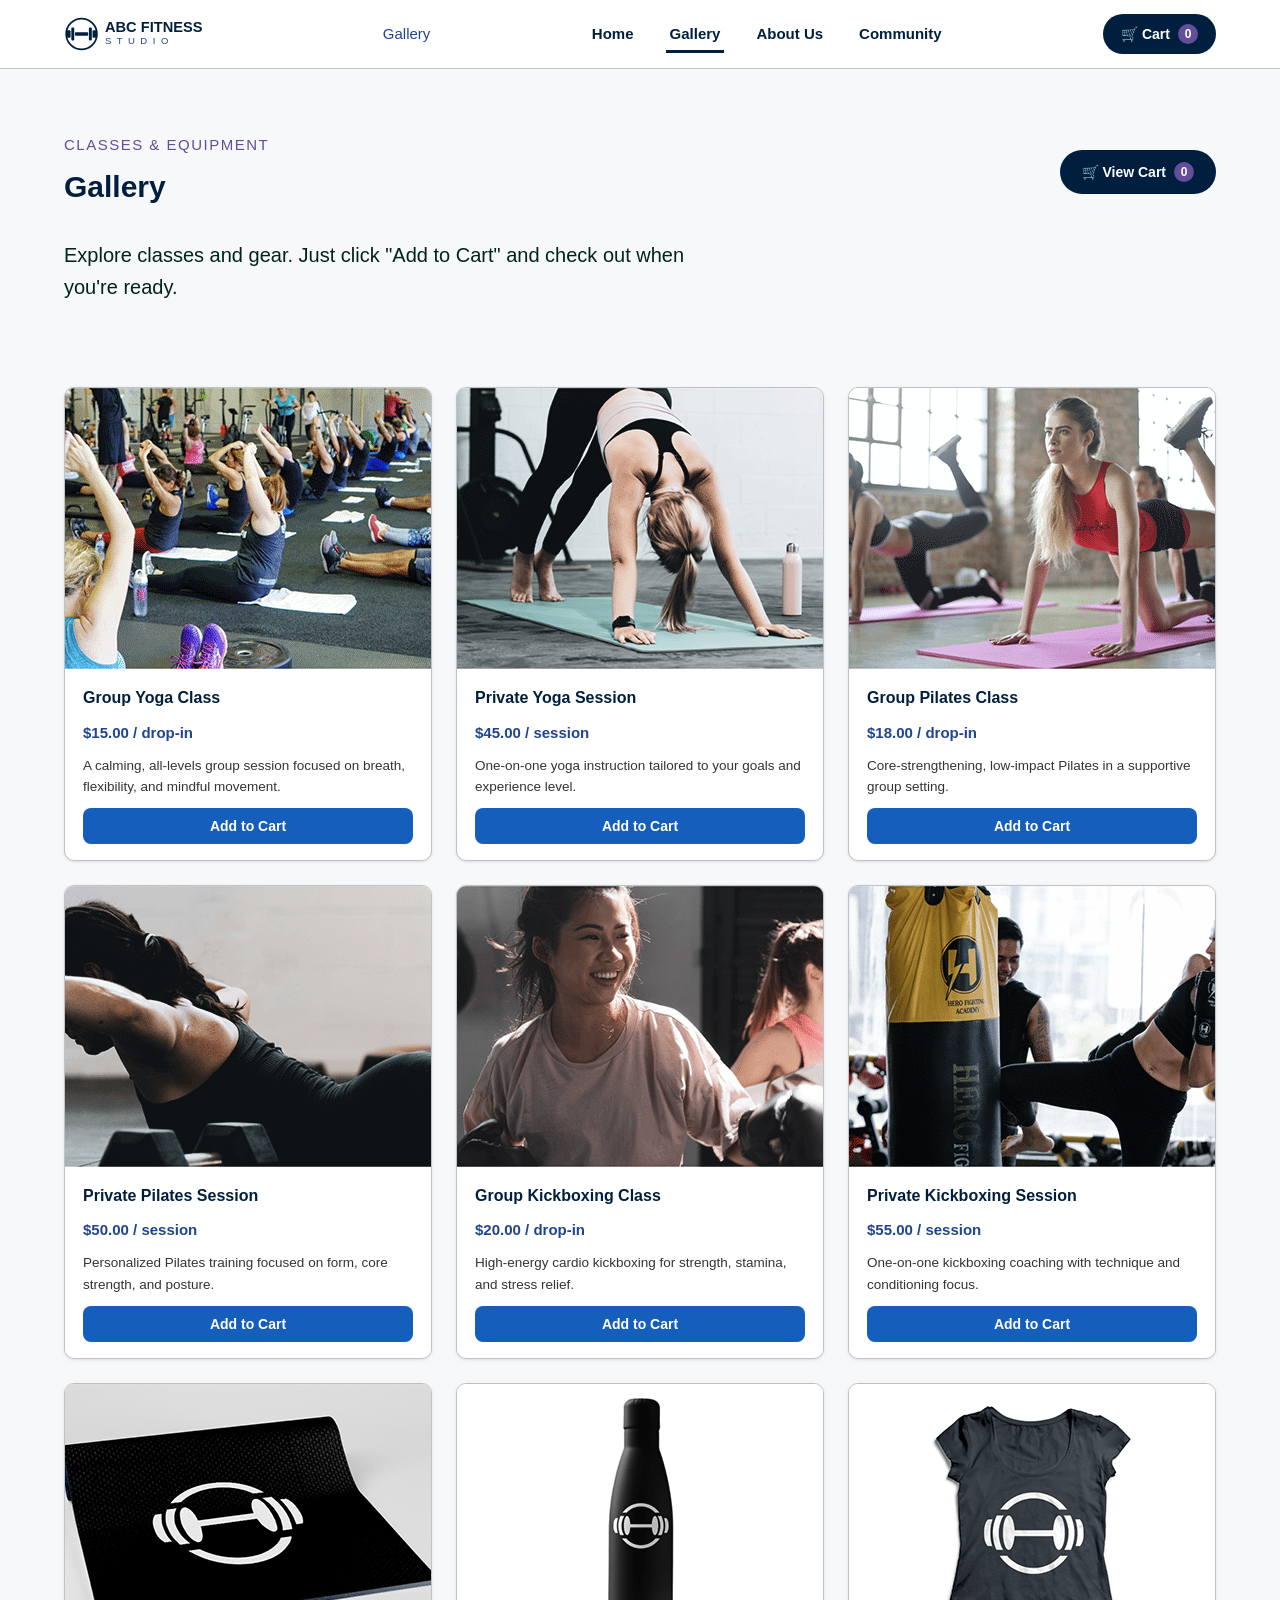
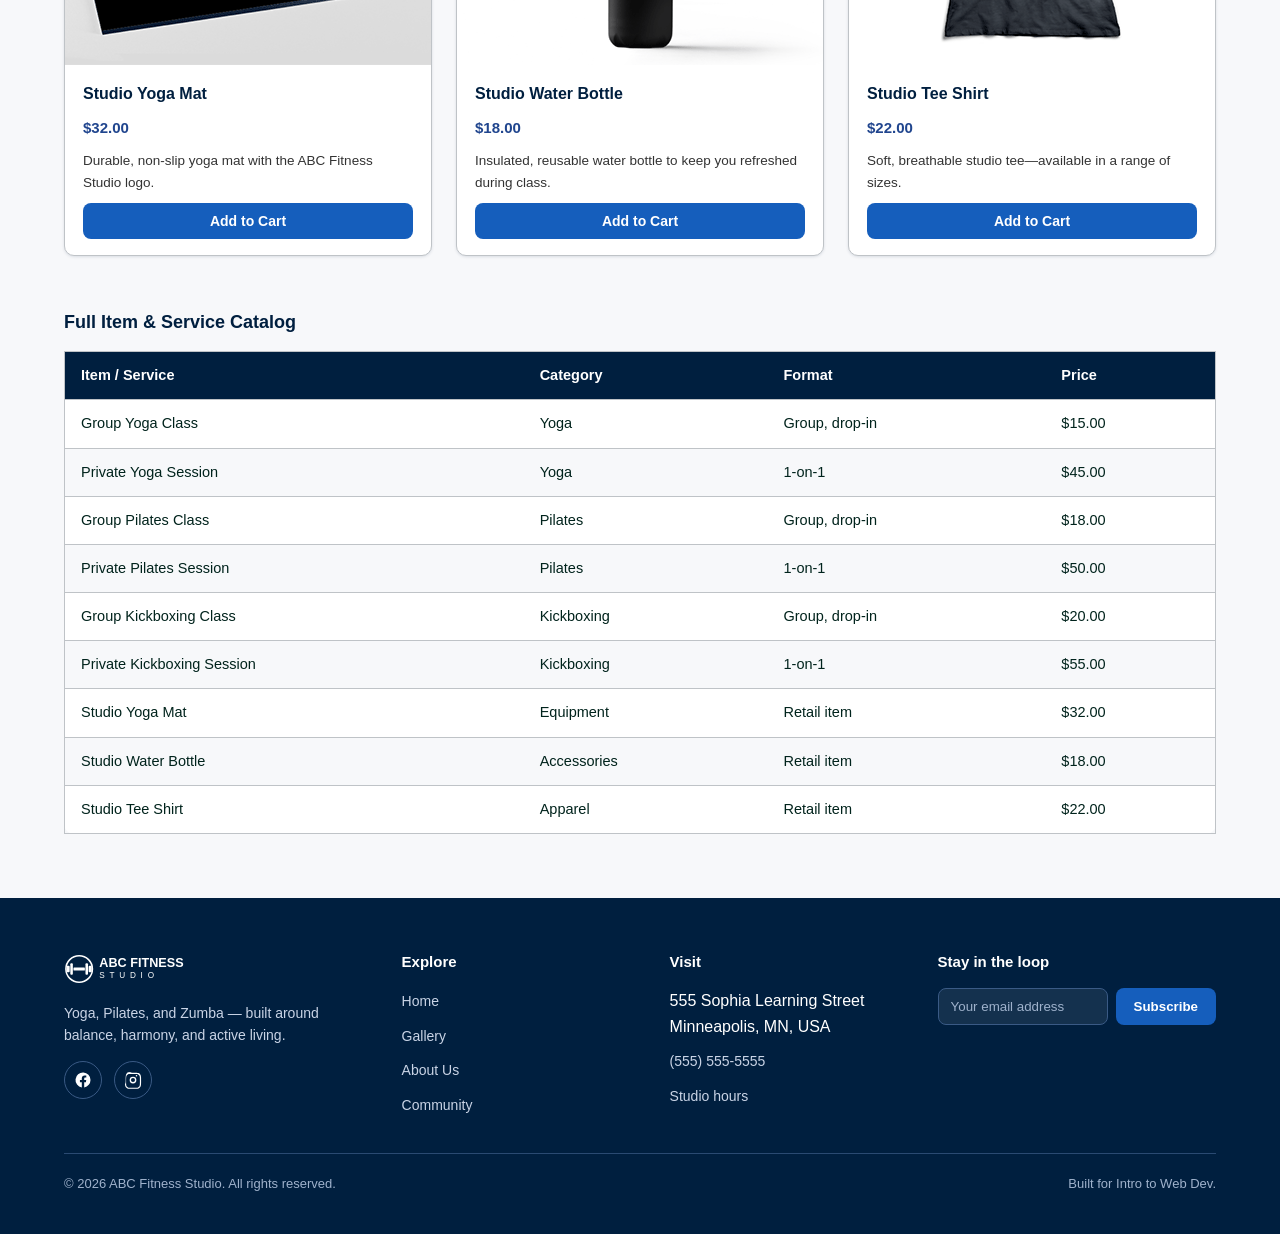
<file: abc-fitness-website/gallery.html>
<!DOCTYPE html>
<html lang="en">
<head>
<meta charset="UTF-8">
<meta name="viewport" content="width=device-width, initial-scale=1.0">
<title>Gallery | ABC Fitness Studio</title>
<meta name="description" content="Browse ABC Fitness Studio's classes and equipment, and add items to your cart to place a custom order.">
<link rel="stylesheet" href="css/styles.css">
</head>
<body>

<a class="skip-link" href="#main-content">Skip to main content</a>

<!-- ===================== HEADER ===================== -->
<header class="site-header">
  <div class="header-inner">
    <a class="brand" href="index.html" aria-label="ABC Fitness Studio home">
      <img src="images/logo.svg" alt="ABC Fitness Studio logo">
    </a>
    <p class="page-title">Gallery</p>
    <nav class="main-nav" id="mainNav" aria-label="Primary">
      <ul>
        <li><a href="index.html">Home</a></li>
        <li><a href="gallery.html" aria-current="page">Gallery</a></li>
        <li><a href="about.html">About Us</a></li>
        <li><a href="community.html">Community</a></li>
      </ul>
    </nav>
    <div style="display:flex; align-items:center; gap:10px;">
      <button class="header-cart-btn js-open-cart" type="button" aria-label="View shopping cart, 0 items">
        🛒 Cart <span class="cart-count">0</span>
      </button>
      <button class="nav-toggle" id="navToggle" aria-expanded="false" aria-controls="mainNav" aria-label="Toggle navigation menu">
        <span class="nav-toggle-icon"></span>
      </button>
    </div>
  </div>
</header>

<main id="main-content">

  <section style="padding-bottom: 0;">
    <div class="container">
      <div class="gallery-toolbar">
        <div>
          <span class="eyebrow">Classes &amp; equipment</span>
          <h1 style="margin-bottom:0;">Gallery</h1>
        </div>
        <button class="view-cart-btn js-open-cart" type="button" aria-label="View shopping cart, 0 items">
          🛒 View Cart <span class="cart-count">0</span>
        </button>
      </div>
      <p class="lead" style="max-width:640px;">Explore classes and gear. Just click "Add to Cart" and check out when you're ready.</p>
    </div>
  </section>

  <!-- ===================== 3x3 IMAGE GRID WITH ADD TO CART ===================== -->
  <section>
    <div class="container">
      <div class="gallery-grid">

        <article class="gallery-card">
          <img src="images/Client2_GroupYoga.png" alt="Group yoga class session" width="500" height="281">
          <div class="gallery-body">
            <h3>Group Yoga Class</h3>
            <p class="price">$15.00 / drop-in</p>
            <p>A calming, all-levels group session focused on breath, flexibility, and mindful movement.</p>
            <button class="add-to-cart-btn" data-name="Group Yoga Class" data-price="15.00">Add to Cart</button>
          </div>
        </article>

        <article class="gallery-card">
          <img src="images/Client2_IndividualYoga.png" alt="Individual private yoga session" width="500" height="281">
          <div class="gallery-body">
            <h3>Private Yoga Session</h3>
            <p class="price">$45.00 / session</p>
            <p>One-on-one yoga instruction tailored to your goals and experience level.</p>
            <button class="add-to-cart-btn" data-name="Private Yoga Session" data-price="45.00">Add to Cart</button>
          </div>
        </article>

        <article class="gallery-card">
          <img src="images/Client2_GroupPilates.png" alt="Group Pilates class session" width="500" height="281">
          <div class="gallery-body">
            <h3>Group Pilates Class</h3>
            <p class="price">$18.00 / drop-in</p>
            <p>Core-strengthening, low-impact Pilates in a supportive group setting.</p>
            <button class="add-to-cart-btn" data-name="Group Pilates Class" data-price="18.00">Add to Cart</button>
          </div>
        </article>

        <article class="gallery-card">
          <img src="images/Client2_IndividualPilates.png" alt="Individual private Pilates session" width="500" height="281">
          <div class="gallery-body">
            <h3>Private Pilates Session</h3>
            <p class="price">$50.00 / session</p>
            <p>Personalized Pilates training focused on form, core strength, and posture.</p>
            <button class="add-to-cart-btn" data-name="Private Pilates Session" data-price="50.00">Add to Cart</button>
          </div>
        </article>

        <article class="gallery-card">
          <img src="images/Client2_GroupKickboxing.png" alt="Group kickboxing class session" width="500" height="281">
          <div class="gallery-body">
            <h3>Group Kickboxing Class</h3>
            <p class="price">$20.00 / drop-in</p>
            <p>High-energy cardio kickboxing for strength, stamina, and stress relief.</p>
            <button class="add-to-cart-btn" data-name="Group Kickboxing Class" data-price="20.00">Add to Cart</button>
          </div>
        </article>

        <article class="gallery-card">
          <img src="images/Client2_IndividualKickboxing.png" alt="Individual private kickboxing session" width="500" height="281">
          <div class="gallery-body">
            <h3>Private Kickboxing Session</h3>
            <p class="price">$55.00 / session</p>
            <p>One-on-one kickboxing coaching with technique and conditioning focus.</p>
            <button class="add-to-cart-btn" data-name="Private Kickboxing Session" data-price="55.00">Add to Cart</button>
          </div>
        </article>

        <article class="gallery-card">
          <img src="images/Client2_YogaMat.png" alt="ABC Fitness Studio branded yoga mat" width="500" height="281">
          <div class="gallery-body">
            <h3>Studio Yoga Mat</h3>
            <p class="price">$32.00</p>
            <p>Durable, non-slip yoga mat with the ABC Fitness Studio logo.</p>
            <button class="add-to-cart-btn" data-name="Studio Yoga Mat" data-price="32.00">Add to Cart</button>
          </div>
        </article>

        <article class="gallery-card">
          <img src="images/Client2_WaterBottle.png" alt="ABC Fitness Studio branded water bottle" width="500" height="281">
          <div class="gallery-body">
            <h3>Studio Water Bottle</h3>
            <p class="price">$18.00</p>
            <p>Insulated, reusable water bottle to keep you refreshed during class.</p>
            <button class="add-to-cart-btn" data-name="Studio Water Bottle" data-price="18.00">Add to Cart</button>
          </div>
        </article>

        <article class="gallery-card">
          <img src="images/Client2_TeeShirt.png" alt="ABC Fitness Studio branded tee shirt" width="500" height="281">
          <div class="gallery-body">
            <h3>Studio Tee Shirt</h3>
            <p class="price">$22.00</p>
            <p>Soft, breathable studio tee&mdash;available in a range of sizes.</p>
            <button class="add-to-cart-btn" data-name="Studio Tee Shirt" data-price="22.00">Add to Cart</button>
          </div>
        </article>

      </div>

      <!-- ===================== CATALOG TABLE ===================== -->
      <div class="catalog-table-wrap">
        <table class="catalog-table">
          <caption>Full Item &amp; Service Catalog</caption>
          <thead>
            <tr>
              <th scope="col">Item / Service</th>
              <th scope="col">Category</th>
              <th scope="col">Format</th>
              <th scope="col">Price</th>
            </tr>
          </thead>
          <tbody>
            <tr><td>Group Yoga Class</td><td>Yoga</td><td>Group, drop-in</td><td>$15.00</td></tr>
            <tr><td>Private Yoga Session</td><td>Yoga</td><td>1-on-1</td><td>$45.00</td></tr>
            <tr><td>Group Pilates Class</td><td>Pilates</td><td>Group, drop-in</td><td>$18.00</td></tr>
            <tr><td>Private Pilates Session</td><td>Pilates</td><td>1-on-1</td><td>$50.00</td></tr>
            <tr><td>Group Kickboxing Class</td><td>Kickboxing</td><td>Group, drop-in</td><td>$20.00</td></tr>
            <tr><td>Private Kickboxing Session</td><td>Kickboxing</td><td>1-on-1</td><td>$55.00</td></tr>
            <tr><td>Studio Yoga Mat</td><td>Equipment</td><td>Retail item</td><td>$32.00</td></tr>
            <tr><td>Studio Water Bottle</td><td>Accessories</td><td>Retail item</td><td>$18.00</td></tr>
            <tr><td>Studio Tee Shirt</td><td>Apparel</td><td>Retail item</td><td>$22.00</td></tr>
          </tbody>
        </table>
      </div>
    </div>
  </section>

</main>

<!-- ===================== FOOTER ===================== -->
<footer class="site-footer">
  <div class="container">
    <div class="footer-grid">
      <div class="footer-about">
        <img src="images/logo.svg" alt="ABC Fitness Studio logo" style="height:38px; filter: brightness(0) invert(1); margin-bottom:14px;">
        <p>Yoga, Pilates, and Zumba — built around balance, harmony, and active living.</p>
        <div class="social-links">
          <a href="https://facebook.com" aria-label="ABC Fitness Studio on Facebook" target="_blank" rel="noopener noreferrer">
            <svg width="18" height="18" viewBox="0 0 24 24" fill="currentColor"><path d="M22 12a10 10 0 1 0-11.6 9.9v-7H7.9V12h2.5V9.8c0-2.5 1.5-3.9 3.8-3.9 1.1 0 2.2.2 2.2.2v2.5h-1.2c-1.2 0-1.6.8-1.6 1.6V12h2.7l-.4 2.9h-2.3v7A10 10 0 0 0 22 12Z"/></svg>
          </a>
          <a href="https://instagram.com" aria-label="ABC Fitness Studio on Instagram" target="_blank" rel="noopener noreferrer">
            <svg width="18" height="18" viewBox="0 0 24 24" fill="currentColor"><path d="M12 2.2c3.2 0 3.6 0 4.8.1 1.2.1 2 .3 2.6.5.7.3 1.2.6 1.7 1.1.5.5.9 1 1.1 1.7.2.6.4 1.4.5 2.6.1 1.2.1 1.6.1 4.8s0 3.6-.1 4.8c-.1 1.2-.3 2-.5 2.6-.3.7-.6 1.2-1.1 1.7-.5.5-1 .9-1.7 1.1-.6.2-1.4.4-2.6.5-1.2.1-1.6.1-4.8.1s-3.6 0-4.8-.1c-1.2-.1-2-.3-2.6-.5-.7-.3-1.2-.6-1.7-1.1-.5-.5-.9-1-1.1-1.7-.2-.6-.4-1.4-.5-2.6C2.2 15.6 2.2 15.2 2.2 12s0-3.6.1-4.8c.1-1.2.3-2 .5-2.6.3-.7.6-1.2 1.1-1.7.5-.5 1-.9 1.7-1.1.6-.2 1.4-.4 2.6-.5C9.4 2.2 9.8 2.2 12 2.2Zm0 1.8c-3.1 0-3.5 0-4.7.1-1 .1-1.6.2-2 .4-.5.2-.8.4-1.2.8-.4.4-.6.7-.8 1.2-.2.4-.3 1-.4 2-.1 1.2-.1 1.6-.1 4.7s0 3.5.1 4.7c.1 1 .2 1.6.4 2 .2.5.4.8.8 1.2.4.4.7.6 1.2.8.4.2 1 .3 2 .4 1.2.1 1.6.1 4.7.1s3.5 0 4.7-.1c1-.1 1.6-.2 2-.4.5-.2.8-.4 1.2-.8.4-.4.6-.7.8-1.2.2-.4.3-1 .4-2 .1-1.2.1-1.6.1-4.7s0-3.5-.1-4.7c-.1-1-.2-1.6-.4-2-.2-.5-.4-.8-.8-1.2-.4-.4-.7-.6-1.2-.8-.4-.2-1-.3-2-.4-1.2-.1-1.6-.1-4.7-.1Zm0 3.5a4.5 4.5 0 1 1 0 9 4.5 4.5 0 0 1 0-9Zm0 1.8a2.7 2.7 0 1 0 0 5.4 2.7 2.7 0 0 0 0-5.4Zm5.7-2.9a1 1 0 1 1-2.1 0 1 1 0 0 1 2.1 0Z"/></svg>
          </a>
        </div>
      </div>
      <div>
        <h4>Explore</h4>
        <ul>
          <li><a href="index.html">Home</a></li>
          <li><a href="gallery.html">Gallery</a></li>
          <li><a href="about.html">About Us</a></li>
          <li><a href="community.html">Community</a></li>
        </ul>
      </div>
      <div>
        <h4>Visit</h4>
        <ul>
          <li>555 Sophia Learning Street<br>Minneapolis, MN, USA</li>
          <li><a href="tel:+15555555555">(555) 555-5555</a></li>
          <li><a href="about.html#hours">Studio hours</a></li>
        </ul>
      </div>
      <div>
        <h4>Stay in the loop</h4>
        <form class="newsletter-form" id="newsletterForm">
          <label for="newsletterEmail" class="visually-hidden">Email address</label>
          <input type="email" id="newsletterEmail" name="newsletterEmail" placeholder="Your email address" required>
          <button type="submit">Subscribe</button>
        </form>
        <p class="newsletter-msg" id="newsletterMsg" role="status" aria-live="polite"></p>
      </div>
    </div>
    <div class="footer-bottom">
      <p>&copy; 2026 ABC Fitness Studio. All rights reserved.</p>
      <p>Built for Intro to Web Dev.</p>
    </div>
  </div>
</footer>

<!-- ===================== CART MODAL ===================== -->
<div class="modal-overlay" id="cartModal" hidden role="dialog" aria-modal="true" aria-labelledby="cartModalTitle">
  <div class="modal-box">
    <div class="modal-header">
      <h2 id="cartModalTitle" style="margin:0;">Your Cart</h2>
      <button class="modal-close" id="cartModalClose" aria-label="Close cart">&times;</button>
    </div>
    <p class="cart-empty-msg" id="cartEmptyMsg">Your cart is empty. Add an item below to get started.</p>
    <ul id="cartItemsList"></ul>
    <div class="cart-total-row"><span>Total</span><span id="cartTotalAmount">$0.00</span></div>
    <div class="modal-actions">
      <button class="btn btn-outline-dark" id="clearCartBtn" type="button">Clear Cart</button>
      <button class="btn btn-primary" id="processOrderBtn" type="button">Process Order</button>
    </div>
  </div>
</div>

<!-- ===================== ALERT DIALOG (native <dialog>) ===================== -->
<dialog id="alertDialog" style="border:none; border-radius:10px; padding:0; max-width:360px; width:90%;">
  <div style="padding:24px;">
    <p id="alertDialogMsg" style="margin:0 0 16px; font-weight:700; color:#001F3F;"></p>
    <button id="alertDialogClose" class="btn btn-primary btn-sm" type="button">OK</button>
  </div>
</dialog>

<script src="js/main.js"></script>
</body>
</html>
</file>
<file: css/styles.css>
/* =====================================================================
   ABC Fitness Studio — Main Stylesheet
   Palette:  Color Palette 2  (Nourish Navy / Bootcamp Blue / Pilates Purple
             / Box Jump Blue / Wellness Gray)
   Font color: Detritus Green (#00231C) — near-black, high contrast on light backgrounds
   Typography: Typography Option 2 (Arial Bold / Calibri / Comfortaa)
   ===================================================================== */

:root{
  /* ---- Color Palette 2 ---- */
  --nourish-navy:   #001F3F;
  --bootcamp-blue:  #20458E;
  --pilates-purple: #634E99;
  --boxjump-blue:   #155EBC;
  --wellness-gray:  #D3D3D3;

  /* ---- Font color ---- */
  --font-color:     #00231C; /* Detritus Green */
  --font-on-dark:   #FFFFFF;

  /* ---- Neutrals ---- */
  --white:          #FFFFFF;
  --off-white:      #F7F8FA;
  --border-gray:    #BFC3C7;

  /* ---- Typography Option 2 ---- */
  --font-display:   Arial, Helvetica, sans-serif;     /* Title Large / Title — Arial Bold */
  --font-subtitle:  'Comfortaa', Arial, sans-serif;   /* Subtitle — Comfortaa Normal */
  --font-body:      Calibri, 'Segoe UI', Arial, sans-serif; /* Body / Body Large / Body Strong */
  --font-caption:   Arial, Helvetica, sans-serif;      /* Captions — Arial Bold */

  --size-title-large: 30px;
  --size-title:       25px;
  --size-subtitle:    15px;
  --size-body-large:  20px;
  --size-body-strong: 16px;
  --size-body:        16px;
  --size-caption:     11px;

  --radius: 10px;
  --shadow-sm: 0 1px 3px rgba(0,31,63,0.12);
  --shadow-md: 0 4px 14px rgba(0,31,63,0.16);
  --max-width: 1200px;
  --focus-ring: 3px solid var(--boxjump-blue);
}

@import url('https://fonts.googleapis.com/css2?family=Comfortaa:wght@400;700&display=swap');

*{ box-sizing: border-box; }
html{ scroll-behavior: smooth; }

body{
  margin: 0;
  font-family: var(--font-body);
  font-size: var(--size-body);
  line-height: 1.6;
  color: var(--font-color);
  background: var(--off-white);
}

img{ max-width: 100%; display: block; }

a{ color: var(--bootcamp-blue); text-decoration: none; }
a:hover{ text-decoration: underline; }

/* Visible keyboard focus everywhere — accessibility requirement */
a:focus-visible,
button:focus-visible,
input:focus-visible,
textarea:focus-visible,
select:focus-visible,
[tabindex]:focus-visible{
  outline: var(--focus-ring);
  outline-offset: 2px;
}

/* Skip-to-content link for keyboard/screen reader users */
.skip-link{
  position: absolute;
  left: -999px;
  top: 0;
  background: var(--nourish-navy);
  color: var(--white);
  padding: 10px 16px;
  z-index: 1000;
  border-radius: 0 0 8px 0;
}
.skip-link:focus{ left: 0; }

.visually-hidden{
  position: absolute !important;
  width: 1px; height: 1px;
  overflow: hidden;
  clip: rect(0,0,0,0);
  white-space: nowrap;
}

h1,h2,h3,h4{
  font-family: var(--font-display);
  font-weight: 700;
  color: var(--nourish-navy);
  margin: 0 0 .5em 0;
}
h1{ font-size: var(--size-title-large); }
h2{ font-size: var(--size-title); }
h3{ font-size: var(--size-body-large); font-family: var(--font-body); font-weight: 700; }

.eyebrow{
  font-family: var(--font-subtitle);
  font-size: var(--size-subtitle);
  color: var(--pilates-purple);
  text-transform: uppercase;
  letter-spacing: 1.5px;
  display: block;
  margin-bottom: 6px;
}

p{ margin: 0 0 1em 0; }
.lead{ font-size: var(--size-body-large); }
.strong-text{ font-weight: 700; font-size: var(--size-body-strong); }
small, .caption{ font-family: var(--font-caption); font-size: var(--size-caption); color: #4b5258; }

.container{
  max-width: var(--max-width);
  margin: 0 auto;
  padding: 0 24px;
}

/* ===================== HEADER ===================== */
.site-header{
  background: var(--white);
  border-bottom: 1px solid var(--border-gray);
  position: sticky;
  top: 0;
  z-index: 500;
}
.header-inner{
  display: flex;
  align-items: center;
  justify-content: space-between;
  max-width: var(--max-width);
  margin: 0 auto;
  padding: 12px 24px;
  gap: 16px;
}
.brand{ display: flex; align-items: center; gap: 10px; }
.brand img{ height: 44px; width: auto; }
.page-title{
  font-family: var(--font-subtitle);
  font-size: var(--size-subtitle);
  color: var(--bootcamp-blue);
  margin: 0;
  white-space: nowrap;
}

.main-nav{ display: flex; }
.main-nav ul{
  display: flex;
  gap: 28px;
  margin: 0;
  padding: 0;
  list-style: none;
}
.main-nav a{
  color: var(--nourish-navy);
  font-family: var(--font-display);
  font-weight: 700;
  font-size: 15px;
  padding: 8px 4px;
  border-bottom: 3px solid transparent;
}
.main-nav a:hover,
.main-nav a:focus-visible{
  text-decoration: none;
  border-bottom-color: var(--boxjump-blue);
}
.main-nav a[aria-current="page"]{
  border-bottom-color: var(--nourish-navy);
}

.nav-toggle{
  display: none;
  background: none;
  border: 2px solid var(--nourish-navy);
  border-radius: 8px;
  padding: 8px 10px;
  cursor: pointer;
}
.nav-toggle span,
.nav-toggle::before,
.nav-toggle::after{ content:''; }
.nav-toggle-icon{
  display: block;
  width: 22px;
  height: 2px;
  background: var(--nourish-navy);
  position: relative;
}
.nav-toggle-icon::before,
.nav-toggle-icon::after{
  content: '';
  position: absolute;
  left: 0;
  width: 22px;
  height: 2px;
  background: var(--nourish-navy);
}
.nav-toggle-icon::before{ top: -7px; }
.nav-toggle-icon::after{ top: 7px; }

.header-cart-btn{
  background: var(--nourish-navy);
  color: var(--white);
  border: none;
  border-radius: 999px;
  padding: 10px 18px;
  font-family: var(--font-display);
  font-weight: 700;
  font-size: 14px;
  cursor: pointer;
  display: inline-flex;
  align-items: center;
  gap: 8px;
  white-space: nowrap;
}
.header-cart-btn:hover{ background: var(--bootcamp-blue); }
.cart-count{
  background: var(--pilates-purple);
  color: var(--white);
  border-radius: 999px;
  font-size: 12px;
  min-width: 20px;
  height: 20px;
  display: inline-flex;
  align-items: center;
  justify-content: center;
  padding: 0 5px;
}

/* ===================== HERO ===================== */
.hero{
  background: linear-gradient(120deg, var(--nourish-navy) 0%, var(--bootcamp-blue) 100%);
  color: var(--white);
  padding: 72px 0 88px;
}
.hero .container{
  display: grid;
  grid-template-columns: 1.1fr .9fr;
  gap: 40px;
  align-items: center;
}
.hero h1{
  color: var(--white);
  font-size: 40px;
  line-height: 1.15;
  margin-bottom: 18px;
}
.hero p.lead{ color: #E7ECF5; max-width: 480px; }
.hero-actions{ display: flex; gap: 16px; margin-top: 28px; flex-wrap: wrap; }

.btn{
  display: inline-block;
  font-family: var(--font-display);
  font-weight: 700;
  font-size: 15px;
  padding: 14px 26px;
  border-radius: 999px;
  border: 2px solid transparent;
  cursor: pointer;
  text-align: center;
}
.btn-primary{ background: var(--boxjump-blue); color: var(--white); }
.btn-primary:hover{ background: var(--pilates-purple); text-decoration: none; }
.btn-secondary{ background: transparent; color: var(--white); border-color: var(--white); }
.btn-secondary:hover{ background: var(--white); color: var(--nourish-navy); text-decoration: none; }
.btn-outline-dark{ background: transparent; color: var(--nourish-navy); border-color: var(--nourish-navy); }
.btn-outline-dark:hover{ background: var(--nourish-navy); color: var(--white); text-decoration:none; }
.btn-sm{ padding: 9px 16px; font-size: 13px; }
.btn:disabled{ opacity: .55; cursor: not-allowed; }

.hero-card{
  background: rgba(255,255,255,0.08);
  border: 1px solid rgba(255,255,255,0.25);
  border-radius: var(--radius);
  padding: 22px;
  backdrop-filter: blur(2px);
}
.hero-card img{ border-radius: 8px; margin-bottom: 14px; }
.hero-stat-row{ display: flex; justify-content: space-between; gap: 12px; margin-top: 10px; }
.hero-stat{ text-align: center; }
.hero-stat strong{ display: block; font-size: 22px; font-family: var(--font-display); }
.hero-stat span{ font-size: 12px; color: #C9D4E6; }

/* ===================== SECTIONS ===================== */
section{ padding: 64px 0; }
.section-alt{ background: var(--white); }
.section-head{ max-width: 640px; margin: 0 auto 40px; text-align: center; }
.section-head.left{ margin: 0 0 36px; text-align: left; }

/* Client highlights / perks grid */
.highlight-grid{
  display: grid;
  grid-template-columns: repeat(3, 1fr);
  gap: 24px;
}
.highlight-card{
  background: var(--white);
  border: 1px solid var(--border-gray);
  border-radius: var(--radius);
  padding: 28px 24px;
  text-align: center;
  box-shadow: var(--shadow-sm);
}
.highlight-card .icon{
  width: 56px; height: 56px;
  margin: 0 auto 16px;
  background: var(--off-white);
  border-radius: 50%;
  display: flex; align-items: center; justify-content: center;
  color: var(--bootcamp-blue);
}
.highlight-card h3{ margin-bottom: 8px; }

/* Promo banner */
.promo-banner{
  background: var(--pilates-purple);
  color: var(--white);
  border-radius: var(--radius);
  padding: 28px 32px;
  display: flex;
  align-items: center;
  justify-content: space-between;
  gap: 20px;
  flex-wrap: wrap;
}
.promo-banner h2{ color: var(--white); margin-bottom: 4px; }
.promo-banner p{ margin: 0; color: #EFE9F7; }

/* Product / category grid */
.product-grid{
  display: grid;
  grid-template-columns: repeat(3, 1fr);
  gap: 22px;
}
.product-card{
  background: var(--white);
  border: 1px solid var(--border-gray);
  border-radius: var(--radius);
  overflow: hidden;
  box-shadow: var(--shadow-sm);
  display: flex;
  flex-direction: column;
}
.product-card img{ aspect-ratio: 16/9; object-fit: cover; width: 100%; }
.product-card .product-body{ padding: 16px 18px 20px; display: flex; flex-direction: column; gap: 8px; flex: 1; }
.product-card h3{ margin: 0; font-size: 17px; }
.product-card p{ font-size: 14px; color: #333; margin: 0; flex: 1; }

.category-pill-row{ display:flex; gap:12px; flex-wrap:wrap; justify-content:center; margin-top: 8px; }
.category-pill{
  background: var(--off-white);
  border: 1px solid var(--border-gray);
  border-radius: 999px;
  padding: 8px 18px;
  font-family: var(--font-display);
  font-weight: 700;
  font-size: 13px;
  color: var(--nourish-navy);
}

/* Perks list */
.perks-row{ display: grid; grid-template-columns: repeat(4, 1fr); gap: 20px; }
.perk-item{ text-align: center; padding: 18px 12px; }
.perk-item .icon{ color: var(--boxjump-blue); margin-bottom: 10px; }

/* ===================== GALLERY PAGE ===================== */
.gallery-toolbar{
  display: flex;
  justify-content: space-between;
  align-items: center;
  flex-wrap: wrap;
  gap: 16px;
  margin-bottom: 28px;
}
.view-cart-btn{
  background: var(--nourish-navy);
  color: var(--white);
  border: none;
  border-radius: 999px;
  padding: 12px 22px;
  font-family: var(--font-display);
  font-weight: 700;
  font-size: 14px;
  cursor: pointer;
  display: inline-flex;
  align-items: center;
  gap: 8px;
}
.view-cart-btn:hover{ background: var(--bootcamp-blue); }

.gallery-grid{
  display: grid;
  grid-template-columns: repeat(3, 1fr);
  grid-template-rows: repeat(3, auto);
  gap: 24px;
}
.gallery-card{
  background: var(--white);
  border: 1px solid var(--border-gray);
  border-radius: var(--radius);
  overflow: hidden;
  box-shadow: var(--shadow-sm);
  display: flex;
  flex-direction: column;
}
.gallery-card img{ width: 100%; aspect-ratio: 16/9; object-fit: cover; }
.gallery-card .gallery-body{ padding: 16px 18px; display: flex; flex-direction: column; gap: 10px; flex: 1; }
.gallery-card h3{ margin: 0; font-size: 16px; }
.gallery-card .price{ font-family: var(--font-display); font-weight: 700; color: var(--bootcamp-blue); font-size: 15px; }
.gallery-card p{ font-size: 13.5px; color: #333; margin: 0; flex: 1; }
.add-to-cart-btn{
  margin-top: auto;
  background: var(--boxjump-blue);
  color: var(--white);
  border: none;
  border-radius: 8px;
  padding: 10px 14px;
  font-family: var(--font-display);
  font-weight: 700;
  font-size: 14px;
  cursor: pointer;
}
.add-to-cart-btn:hover{ background: var(--pilates-purple); }

/* Catalog table */
.catalog-table-wrap{ overflow-x: auto; margin-top: 48px; }
table.catalog-table{
  width: 100%;
  border-collapse: collapse;
  background: var(--white);
  border: 1px solid var(--border-gray);
  border-radius: var(--radius);
  min-width: 640px;
}
table.catalog-table caption{
  text-align: left;
  font-family: var(--font-display);
  font-weight: 700;
  color: var(--nourish-navy);
  font-size: 18px;
  padding: 4px 0 14px;
}
table.catalog-table th,
table.catalog-table td{
  text-align: left;
  padding: 12px 16px;
  border-bottom: 1px solid var(--border-gray);
  font-size: 14.5px;
}
table.catalog-table thead th{
  background: var(--nourish-navy);
  color: var(--white);
  font-family: var(--font-display);
  position: sticky;
  top: 0;
}
table.catalog-table tbody tr:nth-child(even){ background: var(--off-white); }
table.catalog-table tbody tr:hover{ background: #EAF1FB; }

/* ===================== MODAL (Cart) ===================== */
.modal-overlay{
  position: fixed;
  inset: 0;
  background: rgba(0,31,63,0.55);
  display: flex;
  align-items: center;
  justify-content: center;
  padding: 20px;
  z-index: 900;
}
.modal-overlay[hidden]{ display: none; }
.modal-box{
  background: var(--white);
  border-radius: var(--radius);
  max-width: 520px;
  width: 100%;
  max-height: 85vh;
  overflow-y: auto;
  padding: 28px;
  box-shadow: var(--shadow-md);
}
.modal-header{ display: flex; justify-content: space-between; align-items: center; margin-bottom: 18px; }
.modal-close{
  background: none;
  border: none;
  font-size: 22px;
  line-height: 1;
  cursor: pointer;
  color: var(--nourish-navy);
  padding: 4px 8px;
  border-radius: 6px;
}
.modal-close:hover{ background: var(--off-white); }

#cartItemsList{ list-style: none; margin: 0 0 18px; padding: 0; display: flex; flex-direction: column; gap: 10px; }
.cart-line-item{
  display: flex;
  justify-content: space-between;
  align-items: center;
  border: 1px solid var(--border-gray);
  border-radius: 8px;
  padding: 10px 14px;
}
.cart-line-item .cli-name{ font-weight: 700; font-size: 14px; }
.cart-line-item .cli-price{ color: var(--bootcamp-blue); font-size: 14px; }
.cart-empty-msg{ color: #555; font-style: italic; }
.cart-total-row{
  display: flex;
  justify-content: space-between;
  font-family: var(--font-display);
  font-weight: 700;
  font-size: 16px;
  border-top: 2px solid var(--nourish-navy);
  padding-top: 12px;
  margin-bottom: 18px;
}
.modal-actions{ display: flex; gap: 12px; flex-wrap: wrap; }
.modal-actions .btn{ flex: 1; }

/* ===================== ABOUT US PAGE ===================== */
.about-grid{
  display: grid;
  grid-template-columns: 1fr 1fr;
  gap: 48px;
  align-items: start;
}
.hours-table{ width: 100%; border-collapse: collapse; margin-top: 14px; }
.hours-table th, .hours-table td{
  text-align: left;
  padding: 8px 10px;
  border-bottom: 1px solid var(--border-gray);
  font-size: 14.5px;
}
.hours-table th{ font-family: var(--font-display); color: var(--nourish-navy); width: 60%; }
.hours-table td.closed{ color: var(--bootcamp-blue); font-weight: 700; }

.value-list{ list-style: none; margin: 18px 0; padding: 0; display: grid; gap: 10px; }
.value-list li{
  padding-left: 30px;
  position: relative;
  font-size: 14.5px;
}
.value-list li::before{
  content: '✓';
  position: absolute;
  left: 0;
  top: 0;
  color: var(--white);
  background: var(--boxjump-blue);
  width: 20px; height: 20px;
  border-radius: 50%;
  font-size: 12px;
  display: flex; align-items: center; justify-content: center;
}

/* Form */
.form-card{
  background: var(--white);
  border: 1px solid var(--border-gray);
  border-radius: var(--radius);
  padding: 28px;
  box-shadow: var(--shadow-sm);
}
.form-row{ margin-bottom: 18px; }
.form-row label{
  display: block;
  font-family: var(--font-display);
  font-weight: 700;
  font-size: 14px;
  margin-bottom: 6px;
  color: var(--nourish-navy);
}
.required-mark{ color: var(--pilates-purple); }
.form-row input,
.form-row select,
.form-row textarea{
  width: 100%;
  padding: 11px 13px;
  border: 1.5px solid var(--border-gray);
  border-radius: 8px;
  font-family: var(--font-body);
  font-size: 15px;
  color: var(--font-color);
  background: var(--white);
}
.form-row input:focus,
.form-row select:focus,
.form-row textarea:focus{
  outline: var(--focus-ring);
  outline-offset: 1px;
  border-color: var(--boxjump-blue);
}
.form-row textarea{ min-height: 110px; resize: vertical; }
.form-hint{ font-size: 12.5px; color: #555; margin-top: 5px; }
.form-error{
  font-size: 13px;
  color: #B00020;
  margin-top: 5px;
  display: none;
  font-weight: 700;
}
.form-row.invalid input,
.form-row.invalid select,
.form-row.invalid textarea{ border-color: #B00020; }
.form-row.invalid .form-error{ display: block; }
.form-success{
  background: #E6F4EA;
  border: 1px solid #2E7D4F;
  color: #1B5E33;
  padding: 14px 18px;
  border-radius: 8px;
  margin-bottom: 18px;
  font-weight: 700;
  display: none;
}
.form-success.visible{ display: block; }
fieldset{ border: 1px solid var(--border-gray); border-radius: 8px; padding: 14px 16px; margin: 0 0 18px; }
fieldset legend{ font-family: var(--font-display); font-weight: 700; color: var(--nourish-navy); padding: 0 6px; }
.radio-row{ display: flex; gap: 18px; flex-wrap: wrap; margin-top: 6px; }
.radio-row label{ font-family: var(--font-body); font-weight: 400; display: flex; align-items: center; gap: 6px; color: var(--font-color); }
.char-count{ font-size: 12px; color: #666; text-align: right; display: block; margin-top: 4px; }

/* ===================== CUSTOM PAGE (testimonials/community) ===================== */
.testimonial-grid{ display: grid; grid-template-columns: repeat(3, 1fr); gap: 22px; }
.testimonial-card{
  background: var(--white);
  border-left: 5px solid var(--boxjump-blue);
  border-radius: 0 var(--radius) var(--radius) 0;
  padding: 22px 24px;
  box-shadow: var(--shadow-sm);
}
.testimonial-card p{ font-style: italic; margin-bottom: 14px; }
.testimonial-name{ font-family: var(--font-display); font-weight: 700; color: var(--nourish-navy); font-size: 14px; }
.testimonial-stars{ color: var(--pilates-purple); letter-spacing: 2px; margin-bottom: 8px; }

.event-list{ display: grid; gap: 16px; }
.event-card{
  display: grid;
  grid-template-columns: 90px 1fr;
  gap: 18px;
  background: var(--white);
  border: 1px solid var(--border-gray);
  border-radius: var(--radius);
  padding: 18px;
  align-items: center;
}
.event-date{
  background: var(--nourish-navy);
  color: var(--white);
  border-radius: 8px;
  text-align: center;
  padding: 10px 6px;
  font-family: var(--font-display);
}
.event-date .day{ font-size: 22px; font-weight: 700; display: block; }
.event-date .month{ font-size: 12px; letter-spacing: 1px; text-transform: uppercase; }

.community-grid{ display: grid; grid-template-columns: repeat(3,1fr); gap: 20px; margin-top: 10px; }
.community-card{ text-align: center; }
.community-card img{ border-radius: var(--radius); margin-bottom: 12px; aspect-ratio: 4/3; object-fit: cover; }

/* ===================== FOOTER ===================== */
.site-footer{
  background: var(--nourish-navy);
  color: var(--white);
  padding: 52px 0 26px;
}
.footer-grid{
  display: grid;
  grid-template-columns: 1.3fr 1fr 1fr 1.2fr;
  gap: 36px;
  margin-bottom: 36px;
}
.footer-grid h4{ color: var(--white); font-size: 15px; margin-bottom: 14px; }
.footer-grid ul{ list-style: none; margin: 0; padding: 0; display: grid; gap: 9px; }
.footer-grid a{ color: #C9D4E6; font-size: 14px; }
.footer-grid a:hover{ color: var(--white); }
.footer-about p{ color: #C9D4E6; font-size: 14px; max-width: 280px; }

.newsletter-form{ display: flex; gap: 8px; margin-top: 12px; flex-wrap: wrap; }
.newsletter-form input[type="email"]{
  flex: 1;
  min-width: 160px;
  padding: 10px 12px;
  border-radius: 8px;
  border: 1px solid #3A5A85;
  background: rgba(255,255,255,0.08);
  color: var(--white);
  font-family: var(--font-body);
}
.newsletter-form input[type="email"]::placeholder{ color: #9FB2CC; }
.newsletter-form button{
  background: var(--boxjump-blue);
  color: var(--white);
  border: none;
  border-radius: 8px;
  padding: 10px 18px;
  font-family: var(--font-display);
  font-weight: 700;
  cursor: pointer;
  white-space: nowrap;
}
.newsletter-form button:hover{ background: var(--pilates-purple); }
.newsletter-msg{ font-size: 13px; margin-top: 8px; color: #9BE3B5; min-height: 1em; }

.social-links{ display: flex; gap: 12px; margin-top: 14px; }
.social-links a{
  width: 38px; height: 38px;
  border-radius: 50%;
  border: 1px solid #3A5A85;
  display: flex; align-items: center; justify-content: center;
  color: var(--white);
}
.social-links a:hover{ background: var(--boxjump-blue); border-color: var(--boxjump-blue); }

.footer-bottom{
  border-top: 1px solid #2A4A72;
  padding-top: 20px;
  font-size: 13px;
  color: #9FB2CC;
  display: flex;
  justify-content: space-between;
  flex-wrap: wrap;
  gap: 10px;
}

/* ===================== RESPONSIVE / RWD ===================== */
@media (max-width: 980px){
  .hero .container{ grid-template-columns: 1fr; }
  .about-grid{ grid-template-columns: 1fr; }
  .footer-grid{ grid-template-columns: 1fr 1fr; }
  .highlight-grid{ grid-template-columns: repeat(2,1fr); }
  .product-grid{ grid-template-columns: repeat(2,1fr); }
  .gallery-grid{ grid-template-columns: repeat(2,1fr); }
  .testimonial-grid{ grid-template-columns: repeat(2,1fr); }
  .community-grid{ grid-template-columns: repeat(2,1fr); }
  .perks-row{ grid-template-columns: repeat(2,1fr); }
}

@media (max-width: 760px){
  .header-inner{ flex-wrap: wrap; }
  .main-nav{
    display: none;
    width: 100%;
    order: 3;
  }
  .main-nav.open{ display: block; }
  .main-nav ul{ flex-direction: column; gap: 4px; padding: 12px 0; }
  .main-nav a{ display: block; padding: 12px 6px; border-bottom: 1px solid var(--border-gray); }
  .nav-toggle{ display: inline-flex; align-items: center; justify-content: center; }
  .page-title{ display: none; }

  .hero{ padding: 44px 0 56px; }
  .hero h1{ font-size: 28px; }
  .hero-stat-row{ flex-wrap: wrap; gap: 16px 24px; }

  .highlight-grid{ grid-template-columns: 1fr; }
  .product-grid{ grid-template-columns: 1fr; }
  .gallery-grid{ grid-template-columns: 1fr; }
  .testimonial-grid{ grid-template-columns: 1fr; }
  .community-grid{ grid-template-columns: 1fr; }
  .perks-row{ grid-template-columns: 1fr 1fr; }
  .footer-grid{ grid-template-columns: 1fr; gap: 28px; }
  .footer-bottom{ flex-direction: column; }
  .event-card{ grid-template-columns: 70px 1fr; }
  section{ padding: 44px 0; }
}

/* Respect reduced motion preference — accessibility */
@media (prefers-reduced-motion: reduce){
  html{ scroll-behavior: auto; }
  *{ animation-duration: .001ms !important; transition-duration: .001ms !important; }
}
</file>
<file: abc-fitness-website/css/styles.css>
/* =====================================================================
   ABC Fitness Studio — Main Stylesheet
   Palette:  Color Palette 2  (Nourish Navy / Bootcamp Blue / Pilates Purple
             / Box Jump Blue / Wellness Gray)
   Font color: Detritus Green (#00231C) — near-black, high contrast on light backgrounds
   Typography: Typography Option 2 (Arial Bold / Calibri / Comfortaa)
   ===================================================================== */

:root{
  /* ---- Color Palette 2 ---- */
  --nourish-navy:   #001F3F;
  --bootcamp-blue:  #20458E;
  --pilates-purple: #634E99;
  --boxjump-blue:   #155EBC;
  --wellness-gray:  #D3D3D3;

  /* ---- Font color ---- */
  --font-color:     #00231C; /* Detritus Green */
  --font-on-dark:   #FFFFFF;

  /* ---- Neutrals ---- */
  --white:          #FFFFFF;
  --off-white:      #F7F8FA;
  --border-gray:    #BFC3C7;

  /* ---- Typography Option 2 ---- */
  --font-display:   Arial, Helvetica, sans-serif;     /* Title Large / Title — Arial Bold */
  --font-subtitle:  'Comfortaa', Arial, sans-serif;   /* Subtitle — Comfortaa Normal */
  --font-body:      Calibri, 'Segoe UI', Arial, sans-serif; /* Body / Body Large / Body Strong */
  --font-caption:   Arial, Helvetica, sans-serif;      /* Captions — Arial Bold */

  --size-title-large: 30px;
  --size-title:       25px;
  --size-subtitle:    15px;
  --size-body-large:  20px;
  --size-body-strong: 16px;
  --size-body:        16px;
  --size-caption:     11px;

  --radius: 10px;
  --shadow-sm: 0 1px 3px rgba(0,31,63,0.12);
  --shadow-md: 0 4px 14px rgba(0,31,63,0.16);
  --max-width: 1200px;
  --focus-ring: 3px solid var(--boxjump-blue);
}

@import url('https://fonts.googleapis.com/css2?family=Comfortaa:wght@400;700&display=swap');

*{ box-sizing: border-box; }
html{ scroll-behavior: smooth; }

body{
  margin: 0;
  font-family: var(--font-body);
  font-size: var(--size-body);
  line-height: 1.6;
  color: var(--font-color);
  background: var(--off-white);
}

img{ max-width: 100%; display: block; }

a{ color: var(--bootcamp-blue); text-decoration: none; }
a:hover{ text-decoration: underline; }

/* Visible keyboard focus everywhere — accessibility requirement */
a:focus-visible,
button:focus-visible,
input:focus-visible,
textarea:focus-visible,
select:focus-visible,
[tabindex]:focus-visible{
  outline: var(--focus-ring);
  outline-offset: 2px;
}

/* Skip-to-content link for keyboard/screen reader users */
.skip-link{
  position: absolute;
  left: -999px;
  top: 0;
  background: var(--nourish-navy);
  color: var(--white);
  padding: 10px 16px;
  z-index: 1000;
  border-radius: 0 0 8px 0;
}
.skip-link:focus{ left: 0; }

.visually-hidden{
  position: absolute !important;
  width: 1px; height: 1px;
  overflow: hidden;
  clip: rect(0,0,0,0);
  white-space: nowrap;
}

h1,h2,h3,h4{
  font-family: var(--font-display);
  font-weight: 700;
  color: var(--nourish-navy);
  margin: 0 0 .5em 0;
}
h1{ font-size: var(--size-title-large); }
h2{ font-size: var(--size-title); }
h3{ font-size: var(--size-body-large); font-family: var(--font-body); font-weight: 700; }

.eyebrow{
  font-family: var(--font-subtitle);
  font-size: var(--size-subtitle);
  color: var(--pilates-purple);
  text-transform: uppercase;
  letter-spacing: 1.5px;
  display: block;
  margin-bottom: 6px;
}

p{ margin: 0 0 1em 0; }
.lead{ font-size: var(--size-body-large); }
.strong-text{ font-weight: 700; font-size: var(--size-body-strong); }
small, .caption{ font-family: var(--font-caption); font-size: var(--size-caption); color: #4b5258; }

.container{
  max-width: var(--max-width);
  margin: 0 auto;
  padding: 0 24px;
}

/* ===================== HEADER ===================== */
.site-header{
  background: var(--white);
  border-bottom: 1px solid var(--border-gray);
  position: sticky;
  top: 0;
  z-index: 500;
}
.header-inner{
  display: flex;
  align-items: center;
  justify-content: space-between;
  max-width: var(--max-width);
  margin: 0 auto;
  padding: 12px 24px;
  gap: 16px;
}
.brand{ display: flex; align-items: center; gap: 10px; }
.brand img{ height: 44px; width: auto; }
.page-title{
  font-family: var(--font-subtitle);
  font-size: var(--size-subtitle);
  color: var(--bootcamp-blue);
  margin: 0;
  white-space: nowrap;
}

.main-nav{ display: flex; }
.main-nav ul{
  display: flex;
  gap: 28px;
  margin: 0;
  padding: 0;
  list-style: none;
}
.main-nav a{
  color: var(--nourish-navy);
  font-family: var(--font-display);
  font-weight: 700;
  font-size: 15px;
  padding: 8px 4px;
  border-bottom: 3px solid transparent;
}
.main-nav a:hover,
.main-nav a:focus-visible{
  text-decoration: none;
  border-bottom-color: var(--boxjump-blue);
}
.main-nav a[aria-current="page"]{
  border-bottom-color: var(--nourish-navy);
}

.nav-toggle{
  display: none;
  background: none;
  border: 2px solid var(--nourish-navy);
  border-radius: 8px;
  padding: 8px 10px;
  cursor: pointer;
}
.nav-toggle span,
.nav-toggle::before,
.nav-toggle::after{ content:''; }
.nav-toggle-icon{
  display: block;
  width: 22px;
  height: 2px;
  background: var(--nourish-navy);
  position: relative;
}
.nav-toggle-icon::before,
.nav-toggle-icon::after{
  content: '';
  position: absolute;
  left: 0;
  width: 22px;
  height: 2px;
  background: var(--nourish-navy);
}
.nav-toggle-icon::before{ top: -7px; }
.nav-toggle-icon::after{ top: 7px; }

.header-cart-btn{
  background: var(--nourish-navy);
  color: var(--white);
  border: none;
  border-radius: 999px;
  padding: 10px 18px;
  font-family: var(--font-display);
  font-weight: 700;
  font-size: 14px;
  cursor: pointer;
  display: inline-flex;
  align-items: center;
  gap: 8px;
  white-space: nowrap;
}
.header-cart-btn:hover{ background: var(--bootcamp-blue); }
.cart-count{
  background: var(--pilates-purple);
  color: var(--white);
  border-radius: 999px;
  font-size: 12px;
  min-width: 20px;
  height: 20px;
  display: inline-flex;
  align-items: center;
  justify-content: center;
  padding: 0 5px;
}

/* ===================== HERO ===================== */
.hero{
  background: linear-gradient(120deg, var(--nourish-navy) 0%, var(--bootcamp-blue) 100%);
  color: var(--white);
  padding: 72px 0 88px;
}
.hero .container{
  display: grid;
  grid-template-columns: 1.1fr .9fr;
  gap: 40px;
  align-items: center;
}
.hero h1{
  color: var(--white);
  font-size: 40px;
  line-height: 1.15;
  margin-bottom: 18px;
}
.hero p.lead{ color: #E7ECF5; max-width: 480px; }
.hero-actions{ display: flex; gap: 16px; margin-top: 28px; flex-wrap: wrap; }

.btn{
  display: inline-block;
  font-family: var(--font-display);
  font-weight: 700;
  font-size: 15px;
  padding: 14px 26px;
  border-radius: 999px;
  border: 2px solid transparent;
  cursor: pointer;
  text-align: center;
}
.btn-primary{ background: var(--boxjump-blue); color: var(--white); }
.btn-primary:hover{ background: var(--pilates-purple); text-decoration: none; }
.btn-secondary{ background: transparent; color: var(--white); border-color: var(--white); }
.btn-secondary:hover{ background: var(--white); color: var(--nourish-navy); text-decoration: none; }
.btn-outline-dark{ background: transparent; color: var(--nourish-navy); border-color: var(--nourish-navy); }
.btn-outline-dark:hover{ background: var(--nourish-navy); color: var(--white); text-decoration:none; }
.btn-sm{ padding: 9px 16px; font-size: 13px; }
.btn:disabled{ opacity: .55; cursor: not-allowed; }

.hero-card{
  background: rgba(255,255,255,0.08);
  border: 1px solid rgba(255,255,255,0.25);
  border-radius: var(--radius);
  padding: 22px;
  backdrop-filter: blur(2px);
}
.hero-card img{ border-radius: 8px; margin-bottom: 14px; }
.hero-stat-row{ display: flex; justify-content: space-between; gap: 12px; margin-top: 10px; }
.hero-stat{ text-align: center; }
.hero-stat strong{ display: block; font-size: 22px; font-family: var(--font-display); }
.hero-stat span{ font-size: 12px; color: #C9D4E6; }

/* ===================== SECTIONS ===================== */
section{ padding: 64px 0; }
.section-alt{ background: var(--white); }
.section-head{ max-width: 640px; margin: 0 auto 40px; text-align: center; }
.section-head.left{ margin: 0 0 36px; text-align: left; }

/* Client highlights / perks grid */
.highlight-grid{
  display: grid;
  grid-template-columns: repeat(3, 1fr);
  gap: 24px;
}
.highlight-card{
  background: var(--white);
  border: 1px solid var(--border-gray);
  border-radius: var(--radius);
  padding: 28px 24px;
  text-align: center;
  box-shadow: var(--shadow-sm);
}
.highlight-card .icon{
  width: 56px; height: 56px;
  margin: 0 auto 16px;
  background: var(--off-white);
  border-radius: 50%;
  display: flex; align-items: center; justify-content: center;
  color: var(--bootcamp-blue);
}
.highlight-card h3{ margin-bottom: 8px; }

/* Promo banner */
.promo-banner{
  background: var(--pilates-purple);
  color: var(--white);
  border-radius: var(--radius);
  padding: 28px 32px;
  display: flex;
  align-items: center;
  justify-content: space-between;
  gap: 20px;
  flex-wrap: wrap;
}
.promo-banner h2{ color: var(--white); margin-bottom: 4px; }
.promo-banner p{ margin: 0; color: #EFE9F7; }

/* Product / category grid */
.product-grid{
  display: grid;
  grid-template-columns: repeat(3, 1fr);
  gap: 22px;
}
.product-card{
  background: var(--white);
  border: 1px solid var(--border-gray);
  border-radius: var(--radius);
  overflow: hidden;
  box-shadow: var(--shadow-sm);
  display: flex;
  flex-direction: column;
}
.product-card img{ aspect-ratio: 16/9; object-fit: cover; width: 100%; }
.product-card .product-body{ padding: 16px 18px 20px; display: flex; flex-direction: column; gap: 8px; flex: 1; }
.product-card h3{ margin: 0; font-size: 17px; }
.product-card p{ font-size: 14px; color: #333; margin: 0; flex: 1; }

.category-pill-row{ display:flex; gap:12px; flex-wrap:wrap; justify-content:center; margin-top: 8px; }
.category-pill{
  background: var(--off-white);
  border: 1px solid var(--border-gray);
  border-radius: 999px;
  padding: 8px 18px;
  font-family: var(--font-display);
  font-weight: 700;
  font-size: 13px;
  color: var(--nourish-navy);
}

/* Perks list */
.perks-row{ display: grid; grid-template-columns: repeat(4, 1fr); gap: 20px; }
.perk-item{ text-align: center; padding: 18px 12px; }
.perk-item .icon{ color: var(--boxjump-blue); margin-bottom: 10px; }

/* ===================== GALLERY PAGE ===================== */
.gallery-toolbar{
  display: flex;
  justify-content: space-between;
  align-items: center;
  flex-wrap: wrap;
  gap: 16px;
  margin-bottom: 28px;
}
.view-cart-btn{
  background: var(--nourish-navy);
  color: var(--white);
  border: none;
  border-radius: 999px;
  padding: 12px 22px;
  font-family: var(--font-display);
  font-weight: 700;
  font-size: 14px;
  cursor: pointer;
  display: inline-flex;
  align-items: center;
  gap: 8px;
}
.view-cart-btn:hover{ background: var(--bootcamp-blue); }

.gallery-grid{
  display: grid;
  grid-template-columns: repeat(3, 1fr);
  grid-template-rows: repeat(3, auto);
  gap: 24px;
}
.gallery-card{
  background: var(--white);
  border: 1px solid var(--border-gray);
  border-radius: var(--radius);
  overflow: hidden;
  box-shadow: var(--shadow-sm);
  display: flex;
  flex-direction: column;
}
.gallery-card img{ width: 100%; aspect-ratio: 16/9; object-fit: cover; }
.gallery-card .gallery-body{ padding: 16px 18px; display: flex; flex-direction: column; gap: 10px; flex: 1; }
.gallery-card h3{ margin: 0; font-size: 16px; }
.gallery-card .price{ font-family: var(--font-display); font-weight: 700; color: var(--bootcamp-blue); font-size: 15px; }
.gallery-card p{ font-size: 13.5px; color: #333; margin: 0; flex: 1; }
.add-to-cart-btn{
  margin-top: auto;
  background: var(--boxjump-blue);
  color: var(--white);
  border: none;
  border-radius: 8px;
  padding: 10px 14px;
  font-family: var(--font-display);
  font-weight: 700;
  font-size: 14px;
  cursor: pointer;
}
.add-to-cart-btn:hover{ background: var(--pilates-purple); }

/* Catalog table */
.catalog-table-wrap{ overflow-x: auto; margin-top: 48px; }
table.catalog-table{
  width: 100%;
  border-collapse: collapse;
  background: var(--white);
  border: 1px solid var(--border-gray);
  border-radius: var(--radius);
  min-width: 640px;
}
table.catalog-table caption{
  text-align: left;
  font-family: var(--font-display);
  font-weight: 700;
  color: var(--nourish-navy);
  font-size: 18px;
  padding: 4px 0 14px;
}
table.catalog-table th,
table.catalog-table td{
  text-align: left;
  padding: 12px 16px;
  border-bottom: 1px solid var(--border-gray);
  font-size: 14.5px;
}
table.catalog-table thead th{
  background: var(--nourish-navy);
  color: var(--white);
  font-family: var(--font-display);
  position: sticky;
  top: 0;
}
table.catalog-table tbody tr:nth-child(even){ background: var(--off-white); }
table.catalog-table tbody tr:hover{ background: #EAF1FB; }

/* ===================== MODAL (Cart) ===================== */
.modal-overlay{
  position: fixed;
  inset: 0;
  background: rgba(0,31,63,0.55);
  display: flex;
  align-items: center;
  justify-content: center;
  padding: 20px;
  z-index: 900;
}
.modal-overlay[hidden]{ display: none; }
.modal-box{
  background: var(--white);
  border-radius: var(--radius);
  max-width: 520px;
  width: 100%;
  max-height: 85vh;
  overflow-y: auto;
  padding: 28px;
  box-shadow: var(--shadow-md);
}
.modal-header{ display: flex; justify-content: space-between; align-items: center; margin-bottom: 18px; }
.modal-close{
  background: none;
  border: none;
  font-size: 22px;
  line-height: 1;
  cursor: pointer;
  color: var(--nourish-navy);
  padding: 4px 8px;
  border-radius: 6px;
}
.modal-close:hover{ background: var(--off-white); }

#cartItemsList{ list-style: none; margin: 0 0 18px; padding: 0; display: flex; flex-direction: column; gap: 10px; }
.cart-line-item{
  display: flex;
  justify-content: space-between;
  align-items: center;
  border: 1px solid var(--border-gray);
  border-radius: 8px;
  padding: 10px 14px;
}
.cart-line-item .cli-name{ font-weight: 700; font-size: 14px; }
.cart-line-item .cli-price{ color: var(--bootcamp-blue); font-size: 14px; }
.cart-empty-msg{ color: #555; font-style: italic; }
.cart-total-row{
  display: flex;
  justify-content: space-between;
  font-family: var(--font-display);
  font-weight: 700;
  font-size: 16px;
  border-top: 2px solid var(--nourish-navy);
  padding-top: 12px;
  margin-bottom: 18px;
}
.modal-actions{ display: flex; gap: 12px; flex-wrap: wrap; }
.modal-actions .btn{ flex: 1; }

/* ===================== ABOUT US PAGE ===================== */
.about-grid{
  display: grid;
  grid-template-columns: 1fr 1fr;
  gap: 48px;
  align-items: start;
}
.hours-table{ width: 100%; border-collapse: collapse; margin-top: 14px; }
.hours-table th, .hours-table td{
  text-align: left;
  padding: 8px 10px;
  border-bottom: 1px solid var(--border-gray);
  font-size: 14.5px;
}
.hours-table th{ font-family: var(--font-display); color: var(--nourish-navy); width: 60%; }
.hours-table td.closed{ color: var(--bootcamp-blue); font-weight: 700; }

.value-list{ list-style: none; margin: 18px 0; padding: 0; display: grid; gap: 10px; }
.value-list li{
  padding-left: 30px;
  position: relative;
  font-size: 14.5px;
}
.value-list li::before{
  content: '✓';
  position: absolute;
  left: 0;
  top: 0;
  color: var(--white);
  background: var(--boxjump-blue);
  width: 20px; height: 20px;
  border-radius: 50%;
  font-size: 12px;
  display: flex; align-items: center; justify-content: center;
}

/* Form */
.form-card{
  background: var(--white);
  border: 1px solid var(--border-gray);
  border-radius: var(--radius);
  padding: 28px;
  box-shadow: var(--shadow-sm);
}
.form-row{ margin-bottom: 18px; }
.form-row label{
  display: block;
  font-family: var(--font-display);
  font-weight: 700;
  font-size: 14px;
  margin-bottom: 6px;
  color: var(--nourish-navy);
}
.required-mark{ color: var(--pilates-purple); }
.form-row input,
.form-row select,
.form-row textarea{
  width: 100%;
  padding: 11px 13px;
  border: 1.5px solid var(--border-gray);
  border-radius: 8px;
  font-family: var(--font-body);
  font-size: 15px;
  color: var(--font-color);
  background: var(--white);
}
.form-row input:focus,
.form-row select:focus,
.form-row textarea:focus{
  outline: var(--focus-ring);
  outline-offset: 1px;
  border-color: var(--boxjump-blue);
}
.form-row textarea{ min-height: 110px; resize: vertical; }
.form-hint{ font-size: 12.5px; color: #555; margin-top: 5px; }
.form-error{
  font-size: 13px;
  color: #B00020;
  margin-top: 5px;
  display: none;
  font-weight: 700;
}
.form-row.invalid input,
.form-row.invalid select,
.form-row.invalid textarea{ border-color: #B00020; }
.form-row.invalid .form-error{ display: block; }
.form-success{
  background: #E6F4EA;
  border: 1px solid #2E7D4F;
  color: #1B5E33;
  padding: 14px 18px;
  border-radius: 8px;
  margin-bottom: 18px;
  font-weight: 700;
  display: none;
}
.form-success.visible{ display: block; }
fieldset{ border: 1px solid var(--border-gray); border-radius: 8px; padding: 14px 16px; margin: 0 0 18px; }
fieldset legend{ font-family: var(--font-display); font-weight: 700; color: var(--nourish-navy); padding: 0 6px; }
.radio-row{ display: flex; gap: 18px; flex-wrap: wrap; margin-top: 6px; }
.radio-row label{ font-family: var(--font-body); font-weight: 400; display: flex; align-items: center; gap: 6px; color: var(--font-color); }
.char-count{ font-size: 12px; color: #666; text-align: right; display: block; margin-top: 4px; }

/* ===================== CUSTOM PAGE (testimonials/community) ===================== */
.testimonial-grid{ display: grid; grid-template-columns: repeat(3, 1fr); gap: 22px; }
.testimonial-card{
  background: var(--white);
  border-left: 5px solid var(--boxjump-blue);
  border-radius: 0 var(--radius) var(--radius) 0;
  padding: 22px 24px;
  box-shadow: var(--shadow-sm);
}
.testimonial-card p{ font-style: italic; margin-bottom: 14px; }
.testimonial-name{ font-family: var(--font-display); font-weight: 700; color: var(--nourish-navy); font-size: 14px; }
.testimonial-stars{ color: var(--pilates-purple); letter-spacing: 2px; margin-bottom: 8px; }

.event-list{ display: grid; gap: 16px; }
.event-card{
  display: grid;
  grid-template-columns: 90px 1fr;
  gap: 18px;
  background: var(--white);
  border: 1px solid var(--border-gray);
  border-radius: var(--radius);
  padding: 18px;
  align-items: center;
}
.event-date{
  background: var(--nourish-navy);
  color: var(--white);
  border-radius: 8px;
  text-align: center;
  padding: 10px 6px;
  font-family: var(--font-display);
}
.event-date .day{ font-size: 22px; font-weight: 700; display: block; }
.event-date .month{ font-size: 12px; letter-spacing: 1px; text-transform: uppercase; }

.community-grid{ display: grid; grid-template-columns: repeat(3,1fr); gap: 20px; margin-top: 10px; }
.community-card{ text-align: center; }
.community-card img{ border-radius: var(--radius); margin-bottom: 12px; aspect-ratio: 4/3; object-fit: cover; }

/* ===================== FOOTER ===================== */
.site-footer{
  background: var(--nourish-navy);
  color: var(--white);
  padding: 52px 0 26px;
}
.footer-grid{
  display: grid;
  grid-template-columns: 1.3fr 1fr 1fr 1.2fr;
  gap: 36px;
  margin-bottom: 36px;
}
.footer-grid h4{ color: var(--white); font-size: 15px; margin-bottom: 14px; }
.footer-grid ul{ list-style: none; margin: 0; padding: 0; display: grid; gap: 9px; }
.footer-grid a{ color: #C9D4E6; font-size: 14px; }
.footer-grid a:hover{ color: var(--white); }
.footer-about p{ color: #C9D4E6; font-size: 14px; max-width: 280px; }

.newsletter-form{ display: flex; gap: 8px; margin-top: 12px; flex-wrap: wrap; }
.newsletter-form input[type="email"]{
  flex: 1;
  min-width: 160px;
  padding: 10px 12px;
  border-radius: 8px;
  border: 1px solid #3A5A85;
  background: rgba(255,255,255,0.08);
  color: var(--white);
  font-family: var(--font-body);
}
.newsletter-form input[type="email"]::placeholder{ color: #9FB2CC; }
.newsletter-form button{
  background: var(--boxjump-blue);
  color: var(--white);
  border: none;
  border-radius: 8px;
  padding: 10px 18px;
  font-family: var(--font-display);
  font-weight: 700;
  cursor: pointer;
  white-space: nowrap;
}
.newsletter-form button:hover{ background: var(--pilates-purple); }
.newsletter-msg{ font-size: 13px; margin-top: 8px; color: #9BE3B5; min-height: 1em; }

.social-links{ display: flex; gap: 12px; margin-top: 14px; }
.social-links a{
  width: 38px; height: 38px;
  border-radius: 50%;
  border: 1px solid #3A5A85;
  display: flex; align-items: center; justify-content: center;
  color: var(--white);
}
.social-links a:hover{ background: var(--boxjump-blue); border-color: var(--boxjump-blue); }

.footer-bottom{
  border-top: 1px solid #2A4A72;
  padding-top: 20px;
  font-size: 13px;
  color: #9FB2CC;
  display: flex;
  justify-content: space-between;
  flex-wrap: wrap;
  gap: 10px;
}

/* ===================== RESPONSIVE / RWD ===================== */
@media (max-width: 980px){
  .hero .container{ grid-template-columns: 1fr; }
  .about-grid{ grid-template-columns: 1fr; }
  .footer-grid{ grid-template-columns: 1fr 1fr; }
  .highlight-grid{ grid-template-columns: repeat(2,1fr); }
  .product-grid{ grid-template-columns: repeat(2,1fr); }
  .gallery-grid{ grid-template-columns: repeat(2,1fr); }
  .testimonial-grid{ grid-template-columns: repeat(2,1fr); }
  .community-grid{ grid-template-columns: repeat(2,1fr); }
  .perks-row{ grid-template-columns: repeat(2,1fr); }
}

@media (max-width: 760px){
  .header-inner{ flex-wrap: wrap; }
  .main-nav{
    display: none;
    width: 100%;
    order: 3;
  }
  .main-nav.open{ display: block; }
  .main-nav ul{ flex-direction: column; gap: 4px; padding: 12px 0; }
  .main-nav a{ display: block; padding: 12px 6px; border-bottom: 1px solid var(--border-gray); }
  .nav-toggle{ display: inline-flex; align-items: center; justify-content: center; }
  .page-title{ display: none; }

  .hero{ padding: 44px 0 56px; }
  .hero h1{ font-size: 28px; }
  .hero-stat-row{ flex-wrap: wrap; gap: 16px 24px; }

  .highlight-grid{ grid-template-columns: 1fr; }
  .product-grid{ grid-template-columns: 1fr; }
  .gallery-grid{ grid-template-columns: 1fr; }
  .testimonial-grid{ grid-template-columns: 1fr; }
  .community-grid{ grid-template-columns: 1fr; }
  .perks-row{ grid-template-columns: 1fr 1fr; }
  .footer-grid{ grid-template-columns: 1fr; gap: 28px; }
  .footer-bottom{ flex-direction: column; }
  .event-card{ grid-template-columns: 70px 1fr; }
  section{ padding: 44px 0; }
}

/* Respect reduced motion preference — accessibility */
@media (prefers-reduced-motion: reduce){
  html{ scroll-behavior: auto; }
  *{ animation-duration: .001ms !important; transition-duration: .001ms !important; }
}
</file>
